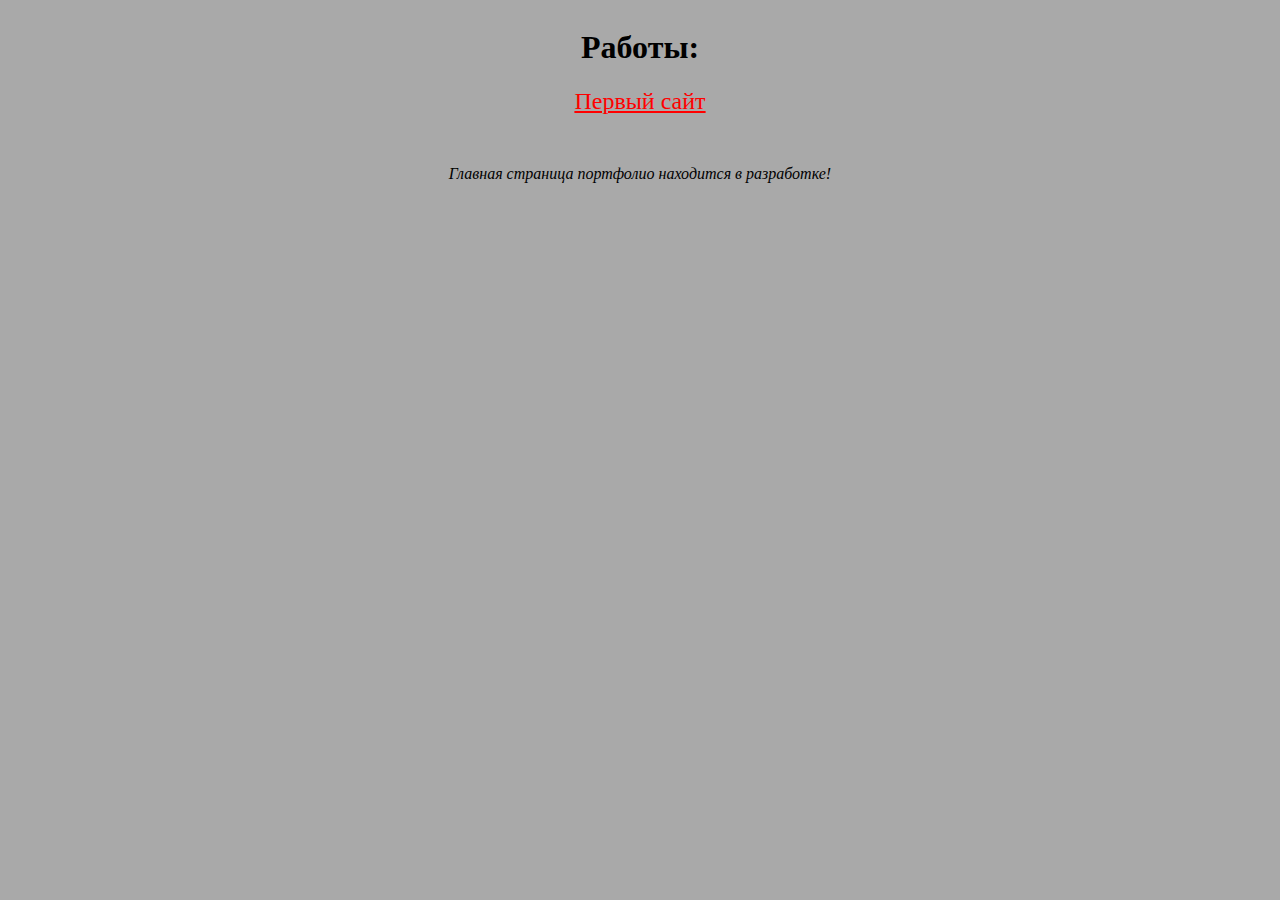
<file: index.html>
<!doctype html>
<html lang="ru">
	<head>
		<meta charset="UTF-8">
		<meta name="viewport"
			  content="width=device-width, user-scalable=no, initial-scale=1.0, maximum-scale=1.0, minimum-scale=1.0">
		<meta http-equiv="X-UA-Compatible" content="ie=edge">
		<title>Portfolio</title>
		<style>
			body{
				background-color: darkgrey;
			}
			main{
				display: flex;
				justify-content: center;
				flex-direction: column;
				text-align: center;
			}
			a{
				font-size: 24px;
				text-align: center;
				color: red;
			}
			span{
				margin: 50px;
				font-style: italic;
			}
		</style>
	</head>
	<body>
		<main>
			<h1>Работы:</h1>
			<a href="WebSite_1/index.html">Первый сайт</a>
			<span>Главная страница портфолио находится в разработке!</span>
		</main>
	</body>
</html>
</file>
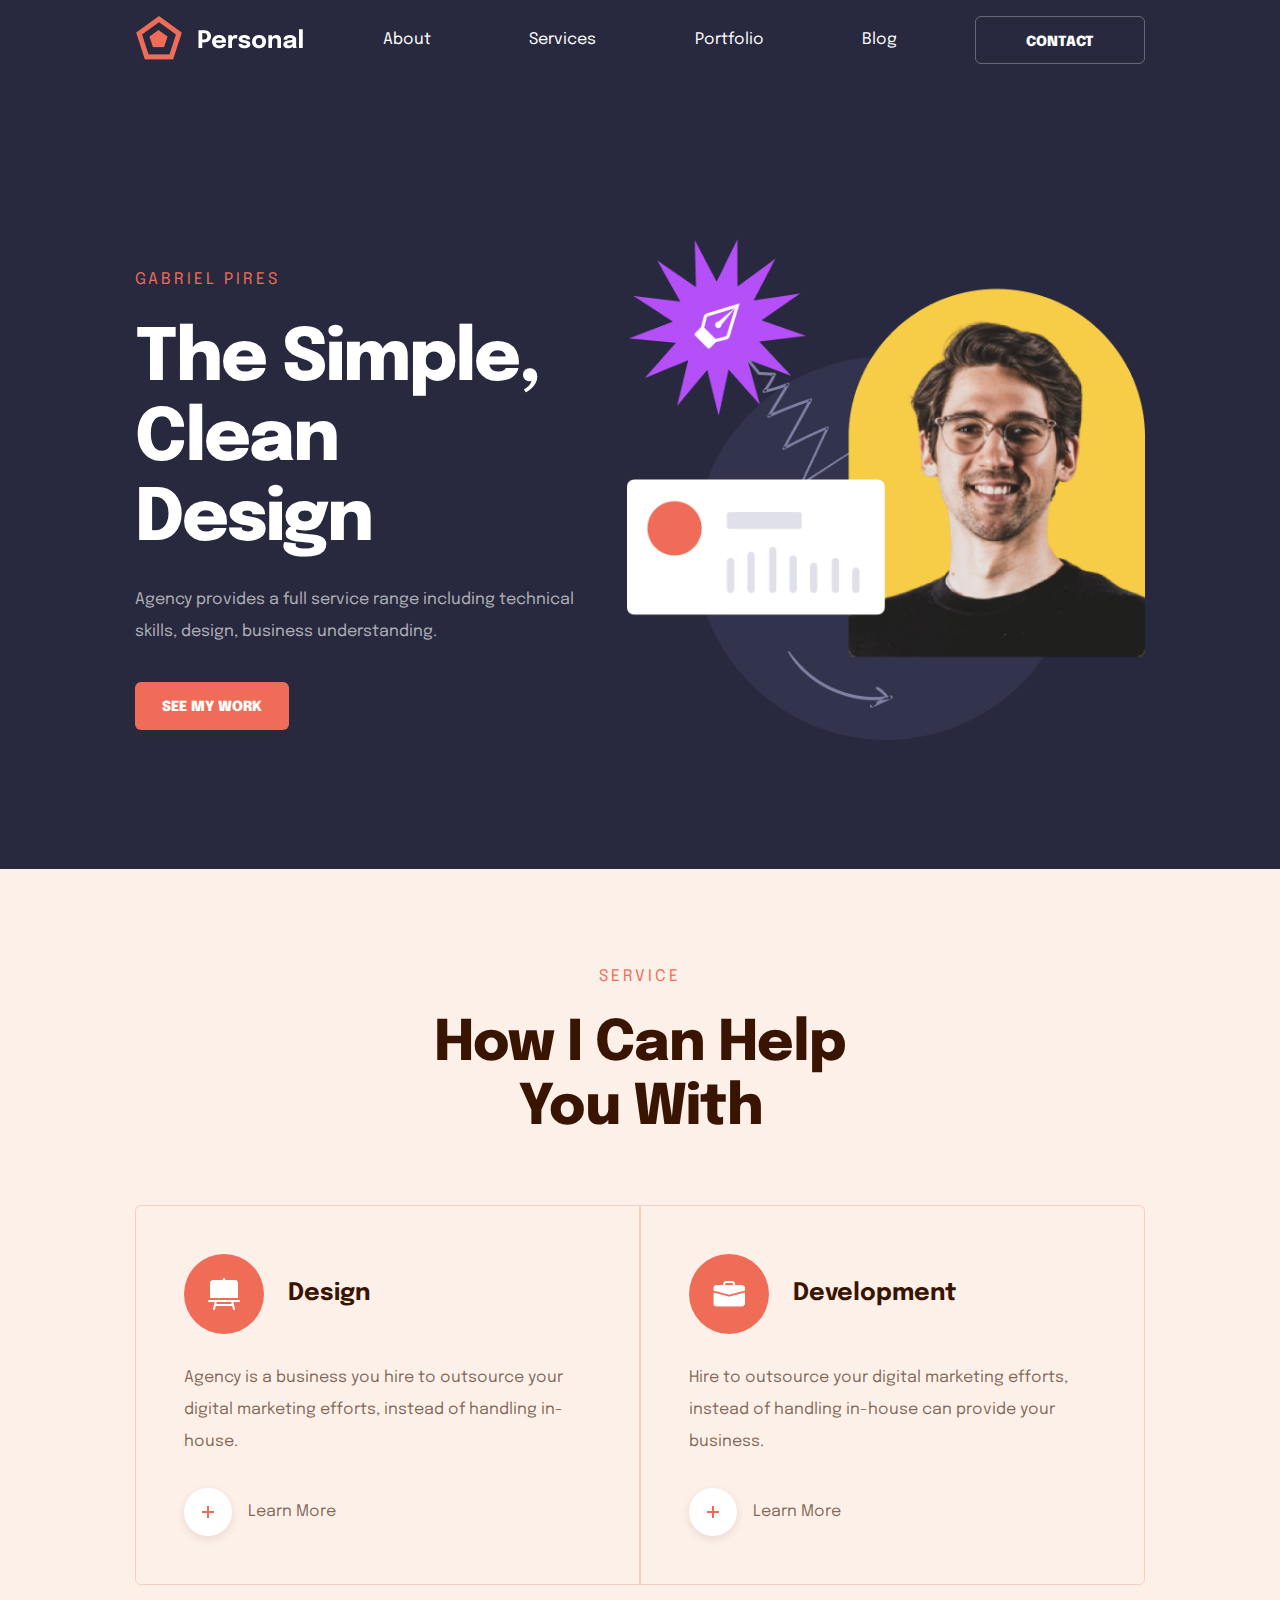
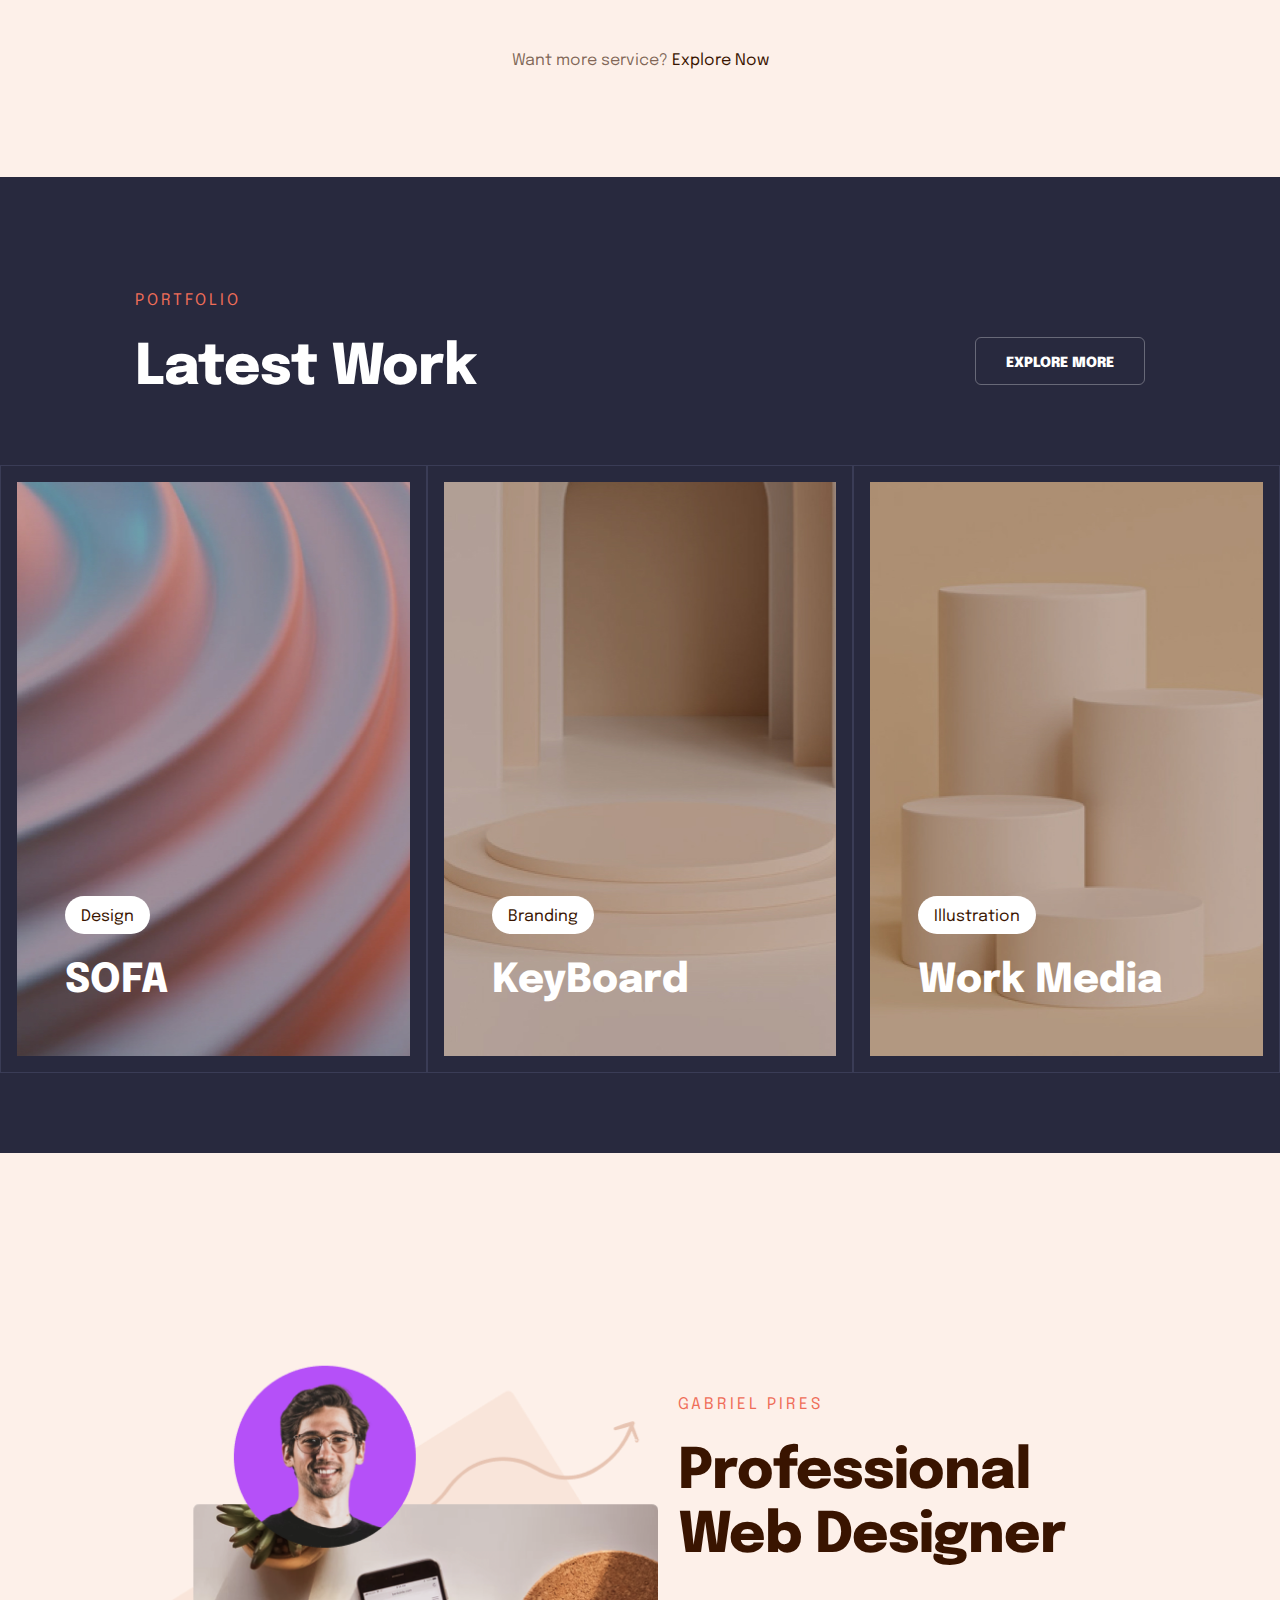
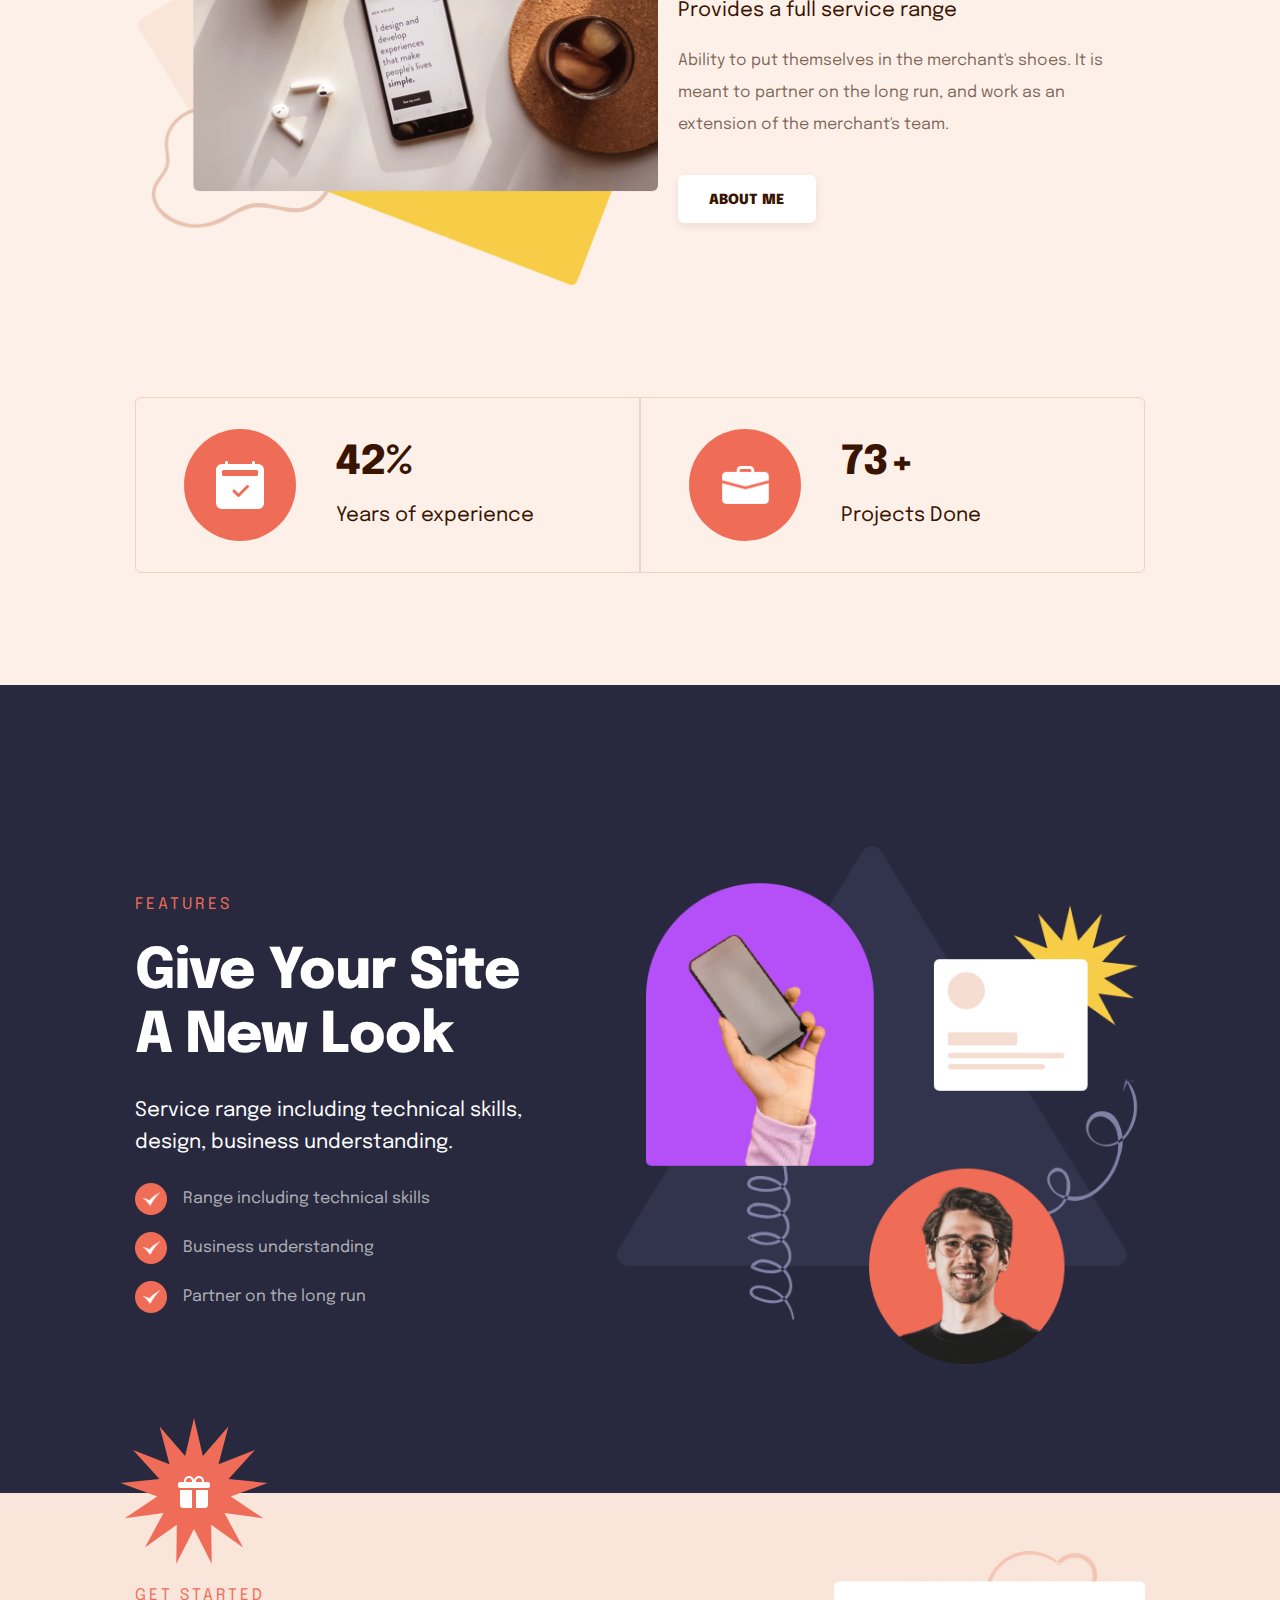
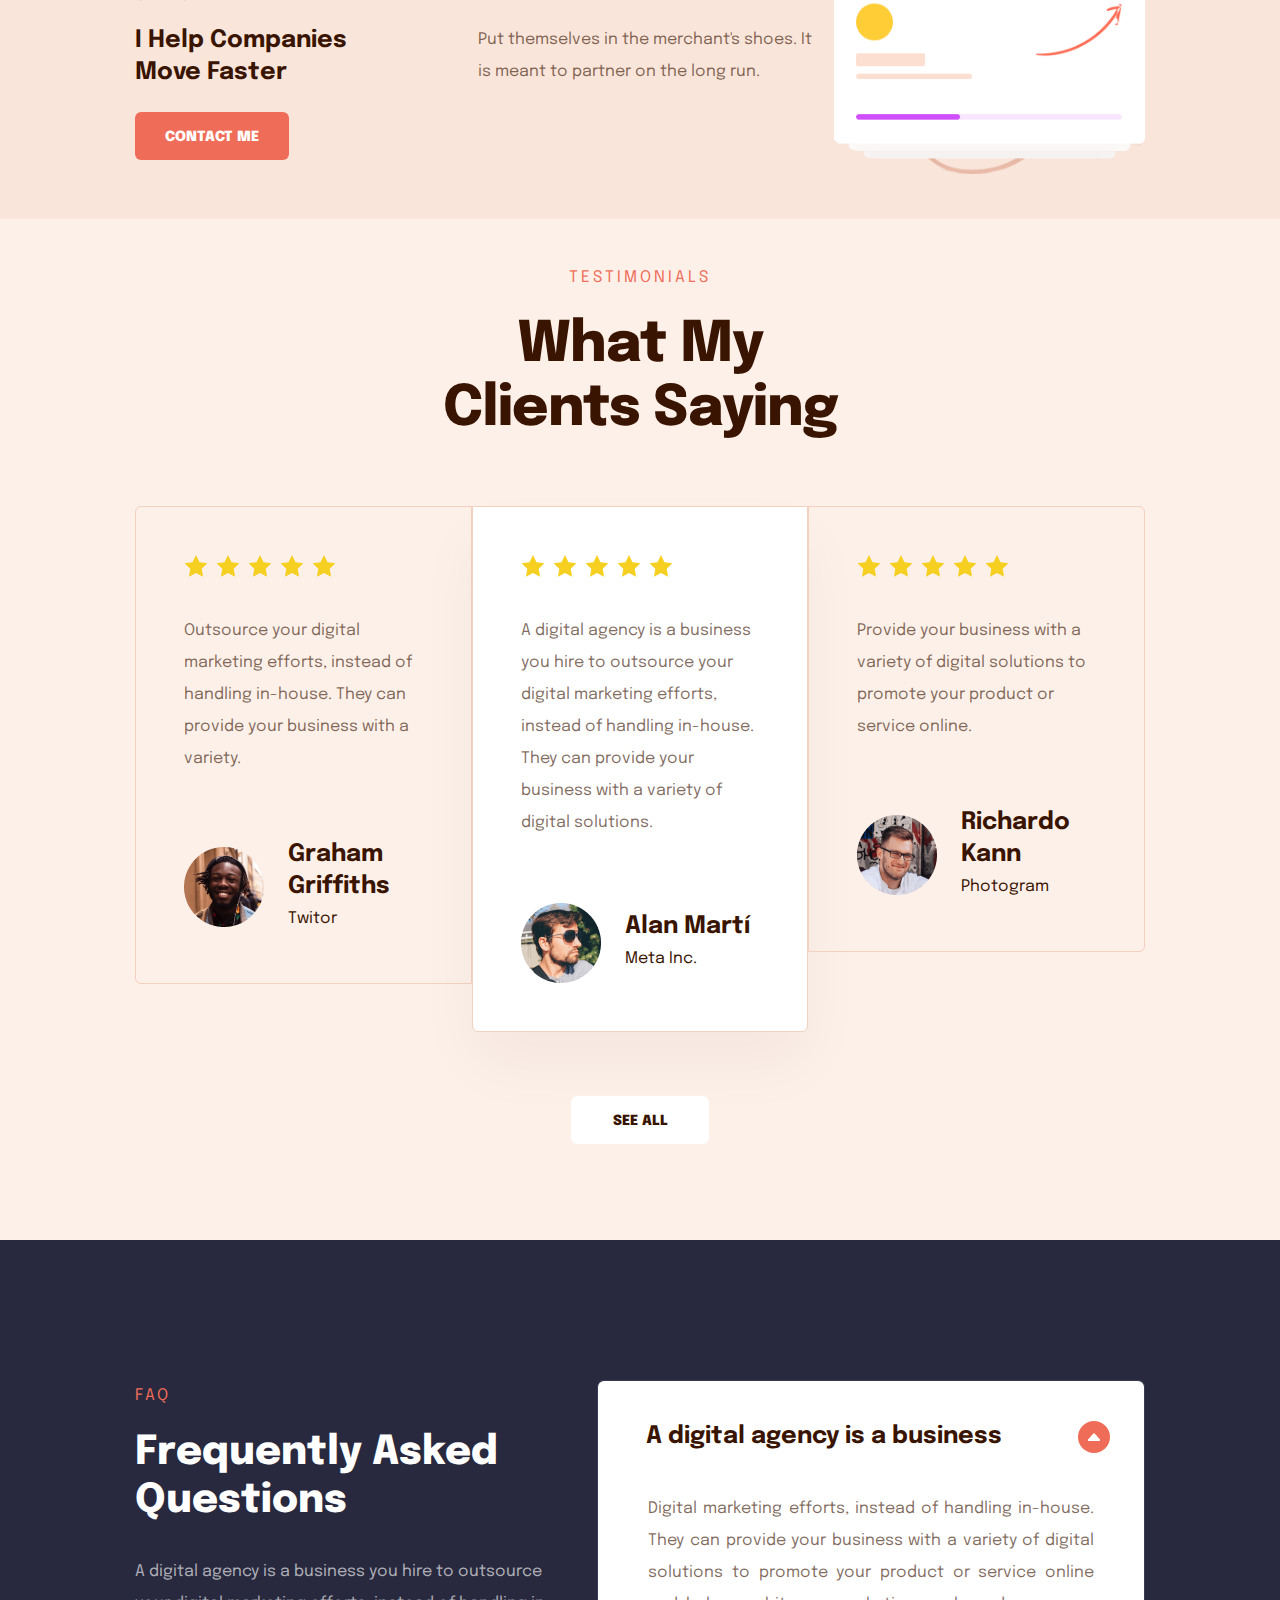
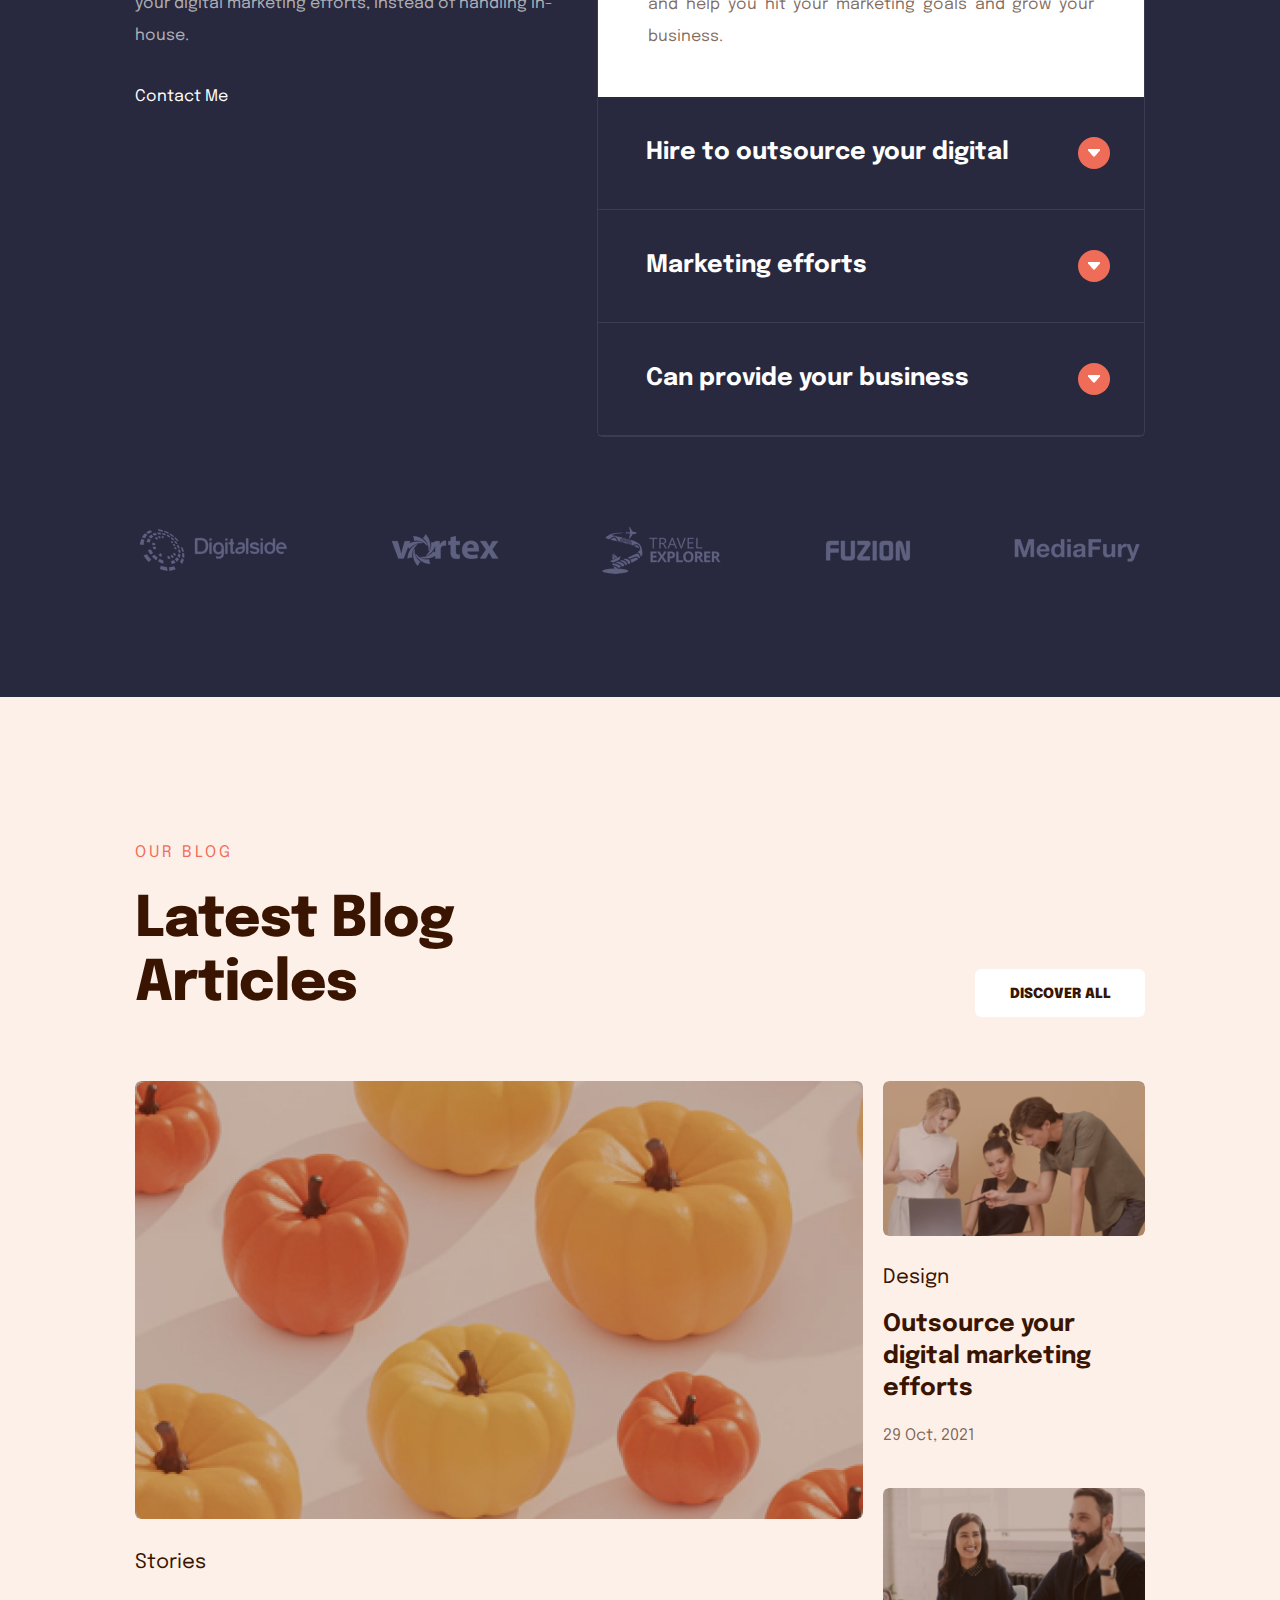
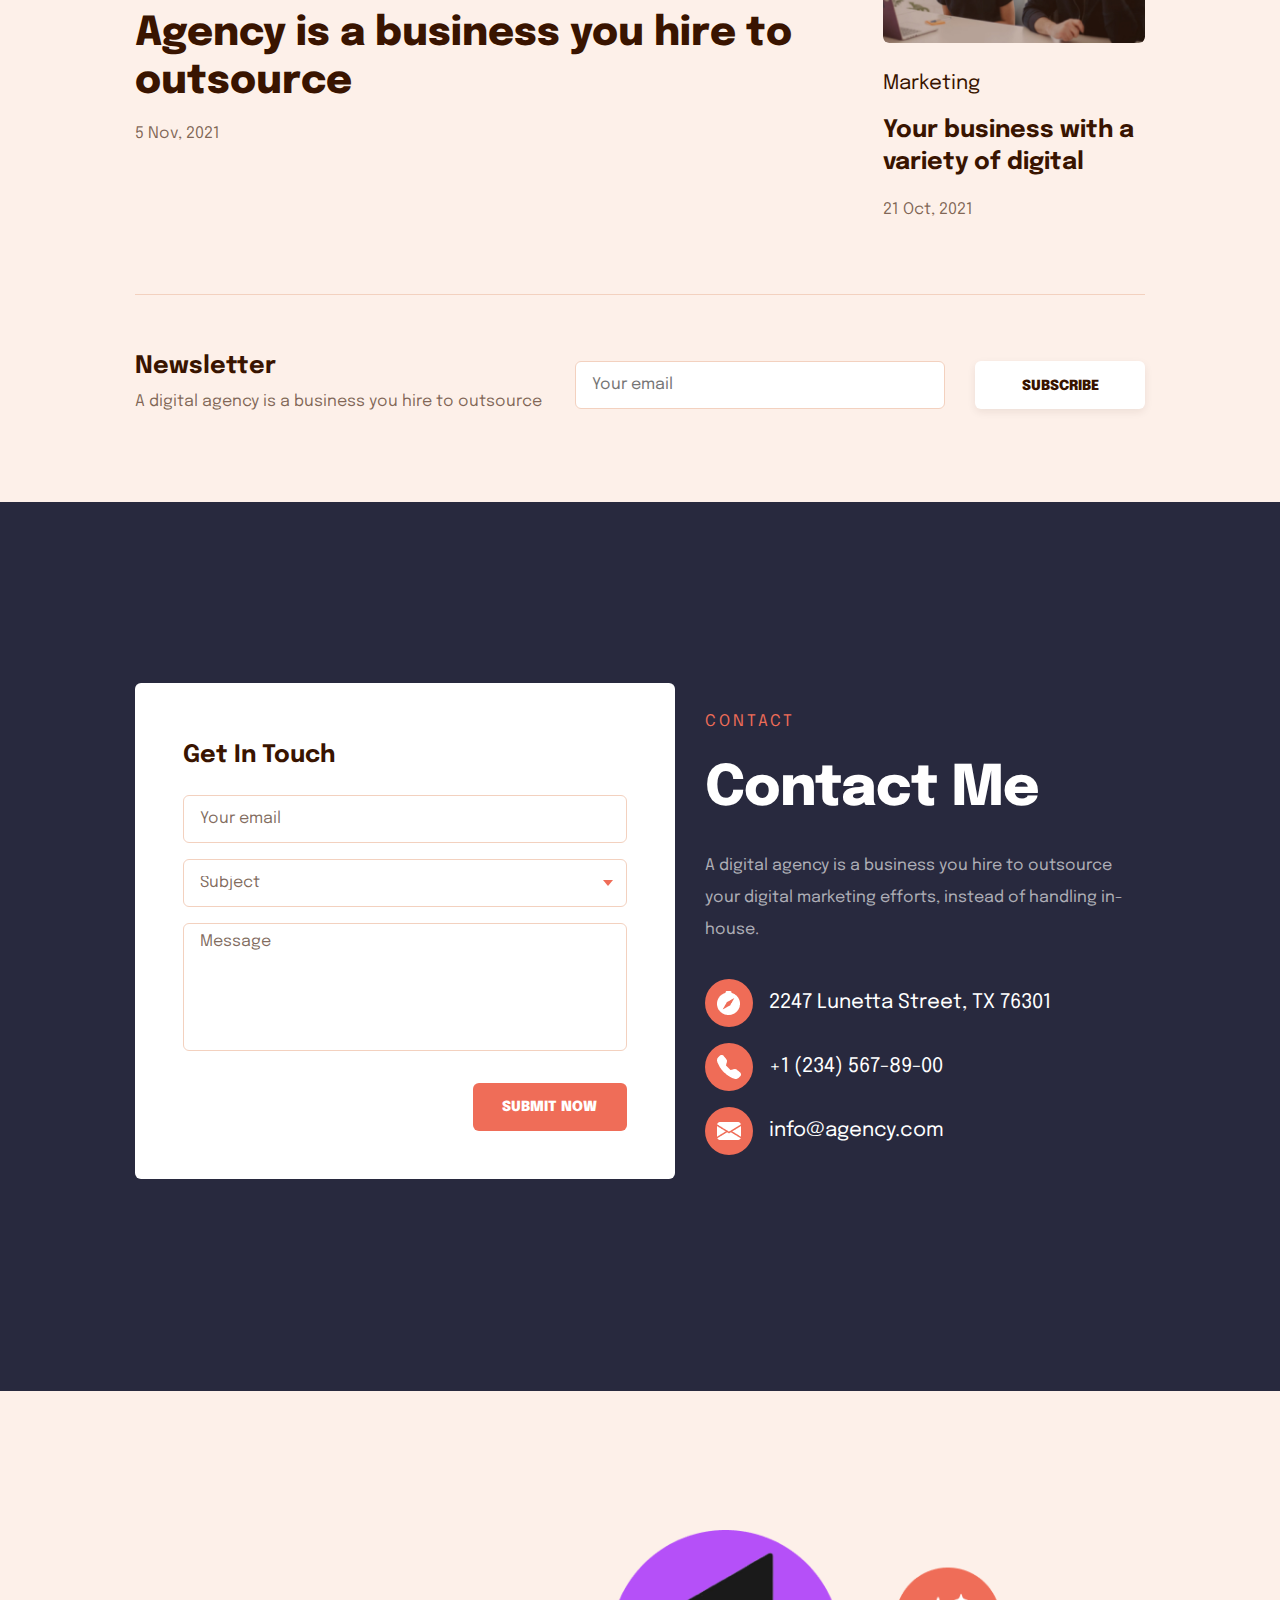
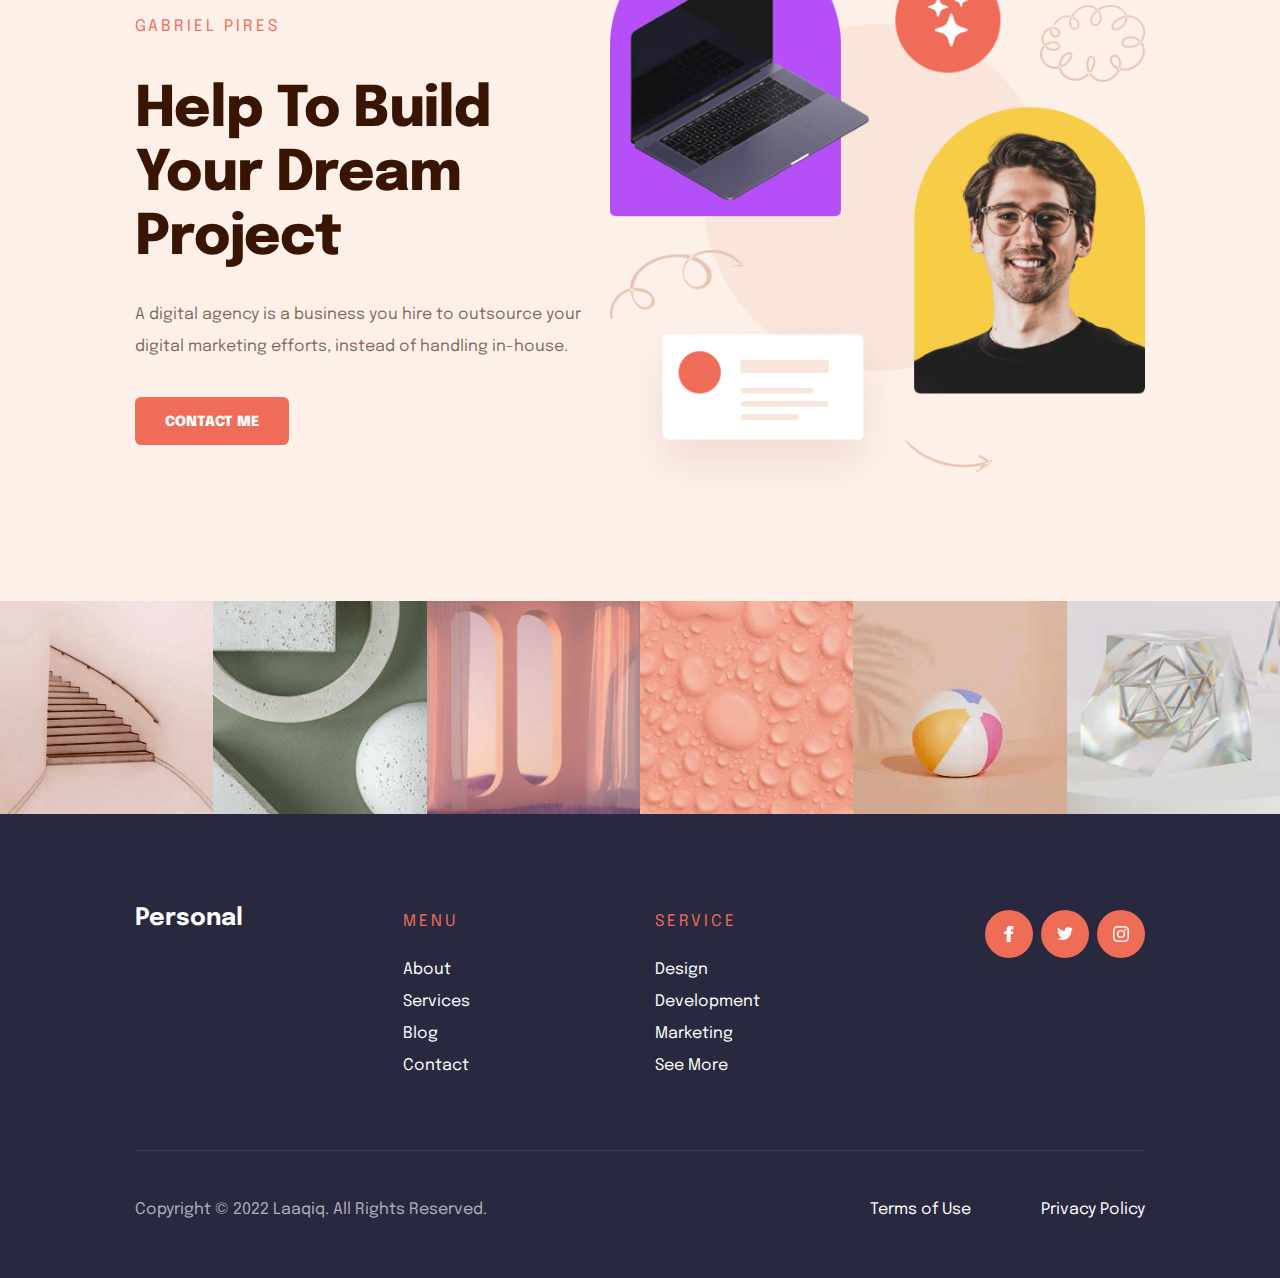
<file: WebSite_1/index.html>
<!DOCTYPE html>
<html lang="en">
	<head>
		<meta http-equiv="content-type" content="text/html; charset=utf-8"> <!-- Тип и кодировка страницы -->
		<!-- <meta http-equiv="refresh" content="5; URL=home.html">  Через 5 секунд загрузить URL -->
		<meta name="viewport" content="width=device-width, height=device-height, target-densitydpi=device-dpi, initial-scale=1"> <!-- Для мобильной адаптации -->
		<!-- <meta name="viewport" content="width=device-width, initial-scale=1"> -->
		<title>AGENCY - Home</title>
		<link rel="icon" href="favicon.png"> <!-- иконка 32×32 -->
		<link rel="preconnect" href="https://fonts.googleapis.com"> <!-- Шрифт -->
		<link rel="preconnect" href="https://fonts.gstatic.com" crossorigin> <!-- Шрифт -->
		<link href="https://fonts.googleapis.com/css2?family=Epilogue:wght@400;700;800&display=swap" rel="stylesheet"> <!-- Шрифт -->
		<link rel="stylesheet" href="style/style.css" type="text/css"> <!-- Стили общие -->
		<link rel="stylesheet" href="style/style-page-home.css" type="text/css"> <!-- Стили для странички -->
	</head>
	<body>
		<!-- ШАПКА -->
		<header class="header">
			<div class="body__container">
				<div>
					<div class="header__menu">
						<a class="header__logo" href="#" title="AGENCY - Home">
							<img src="image/logo.png" alt="Logo" title="Logo AGENCY">
						</a>
						<details class="header__menu-box">
							<summary class="header__menu-icon"></summary>
							<nav class="header__menu-list">
								<a href="index.html" title="AGENCY - Home">Home</a>
								<a href="page/aboutme.html" title="Go to the about me page">About</a>
								<a href="page/services.html" title="Go to the services page">Services</a>
								<a href="page/portfolio.html" title="Go to the portfolio page">Portfolio</a>
								<a href="page/blog.html" title="Go to the blog page">Blog</a>
								<a href="page/contact.html" title="Go to the contact page">Contact</a>
							</nav>
						</details>
					</div>
					<nav class="header__nav">
						<a class="header__logo" href="#" title="AGENCY - Home">
							<img src="image/logo.png" alt="Logo" title="Logo AGENCY">
						</a>
						<ul class="header__list">
							<li>
								<a class="header__list-link text_anim3" href="page/aboutme.html" title="Go to the about me page">About</a>
							</li>
							<li>
								<a class="header__list-link text_anim3" href="page/services.html" title="Go to the services page">Services</a>
							</li>
							<li>
								<a class="header__list-link text_anim3" href="page/portfolio.html" title="Go to the portfolio page">Portfolio</a>
							</li>
							<li>
								<a class="header__list-link text_anim3" href="page/blog.html" title="Go to the blog page">Blog</a>
							</li>
						</ul>
						<a class="header__btn-link btn_big btn_anim1" href="page/contact.html" title="Go to the contact page">Contact</a>
					</nav>
				</div>
			</div>
		</header>
		<!-- КОНТЕНТ -->
		<main>
			<section class="ph-title"> <!-- БЛОК 0 -->
				<div class="body__container">
					<div class="ph-title__all">
						<div class="ph-title__info">
							<h5>GABRIEL PIRES</h5>
							<h1 class="ph-title__title">The Simple, Clean Design</h1>
							<p class="ph-title__text">Agency provides a full service range including technical skills,
								design, business understanding.</p>
							<a class="ph-title__btn-link btn_big btn_anim2" href="page/portfolio.html" title="Go to the portfolio page">SEE MY WORK</a>
						</div>
						<div class="ph-title__img-box">
							<img class="ph-title__img" src="image/pic1.png" alt="Photo of the author" title="Photo of Gabriel Pires">
						</div>
					</div>
				</div>
			</section>
			<section class="ph-services"> <!-- БЛОК 1 = SERVICE -->
				<div class="body__container">
					<h5>SERVICE</h5>
					<h2 class="ph-services__title">How I Can Help<br> You With</h2>
					<div class="ph-services__marketing">
						<div class="ph-services__info">
							<div class="ph-services__subtitle">
								<div class="ph-services__icon">
									<span class="ph-services__icon-img-1"></span>
								</div>
								<h4>Design</h4>
							</div>
							<p>Agency is a business you hire to outsource your digital marketing efforts, instead of handling in-house.</p>
							<div class="ph-services__item">
								<a class="ph-services__btn" href="page/services.html#design" title="Open more info">
									<svg width="12" height="12" viewBox="0 0 12 12" fill="none" xmlns="http://www.w3.org/2000/svg">
										<path fill-rule="evenodd" clip-rule="evenodd" d="M7 0H5V5H0V7H5V12H7V7H12V5H7V0Z" fill="#EF6C57"/>
									</svg>
								</a>
								<span>Learn More</span>
							</div>
						</div>
						<div class="ph-services__info ph-services__info_border">
							<div class="ph-services__subtitle">
								<div class="ph-services__icon">
									<span class="ph-services__icon-img-2"></span>
								</div>
								<h4>Development</h4>
							</div>
							<p>Hire to outsource your digital marketing efforts, instead of handling in-house can provide your business.</p>
							<div class="ph-services__item">
								<a class="ph-services__btn" href="page/services.html#development" title="Open more info">
									<svg width="12" height="12" viewBox="0 0 12 12" fill="none" xmlns="http://www.w3.org/2000/svg">
										<path fill-rule="evenodd" clip-rule="evenodd" d="M7 0H5V5H0V7H5V12H7V7H12V5H7V0Z" fill="#EF6C57"/>
									</svg>
								</a>
								<span>Learn More</span>
							</div>
						</div>
					</div>
					<p>Want more service? <a class="ph-services__link text_anim1" href="page/services.html" title="Go to the services page">Explore Now</a></p>
				</div>
			</section>
			<section class="ph-portfolio"> <!-- БЛОК 2 = PORTFOLIO -->
				<div class="body__container">
					<h5>PORTFOLIO</h5>
					<div class="ph-portfolio__header">
						<h2 class="ph-portfolio__title">Latest Work</h2>
						<a class="ph-portfolio__btn-link btn_big btn_anim1" href="page/portfolio.html" title="Go to the portfolio page">Explore more</a>
					</div>
				</div>
				<div class="body__container ph-portfolio_container">
					<ul class="ph-portfolio__list">
						<li class="ph-portfolio__list-point">
							<a class="ph-portfolio__list-fon ph-portfolio__list-fon_img-one list_anim1" href="page/portfolio.html" title="Go to the project description page &laquo;SOFA&raquo;">
								<div class="ph-portfolio__box">
									<span class="ph-portfolio__list-subtitle">Design</span>
									<h3 class="ph-portfolio__title">SOFA</h3>
								</div>
							</a>
						</li>
						<li class="ph-portfolio__list-point">
							<a class="ph-portfolio__list-fon ph-portfolio__list-fon_img-two list_anim1" href="page/portfolio.html" title="Go to the project description page &laquo;KeyBoard&raquo;">
								<div class="ph-portfolio__box">
									<span class="ph-portfolio__list-subtitle">Branding</span>
									<h3 class="ph-portfolio__title">KeyBoard</h3>
								</div>
							</a>
						</li>
						<li class="ph-portfolio__list-point ph-portfolio__list-point_adapt">
							<a class="ph-portfolio__list-fon ph-portfolio__list-fon_img-three list_anim1" href="page/portfolio.html" title="Go to the project description page &laquo;Work Media&raquo;">
								<div class="ph-portfolio__box">
									<span class="ph-portfolio__list-subtitle">Illustration</span>
									<h3 class="ph-portfolio__title">Work Media</h3>
								</div>
							</a>
						</li>
					</ul>
				</div>
			</section>
			<section class="ph-aboutme"> <!-- БЛОК 3 = ABOUT ME -->
				<div class="body__container">
					<div class="ph-aboutme__all">
						<div class="ph-aboutme__img-box">
							<img class="ph-aboutme__img" src="image/pic2.png" alt="Photo of the author" title="Photo of Gabriel Pires">
						</div>
						<div class="ph-aboutme__info">
							<h5>GABRIEL PIRES</h5>
							<h2 class="ph-aboutme__title">Professional Web Designer</h2>
							<p class="ph-aboutme__big-text">Provides a full service range</p>
							<p class="ph-aboutme__text">Ability to put themselves in the merchant's shoes. It is meant to partner on the long run, and work as an extension of the merchant's team.</p>
							<a class="ph-aboutme__btn-link btn_big btn_anim3" href="page/aboutme.html" title="Go to the about me page">About me</a>
						</div>
					</div>
					<div class="ph-aboutme__box">
						<div class="ph-aboutme__box-part">
							<div class="ph-aboutme__icon">
								<span class="ph-aboutme__icon-img-1"></span>
							</div>
							<div>
								<h3>42&percnt;</h3>
								<p class="ph-aboutme__indicator">Years of experience</p>
							</div>
						</div>
						<div class="ph-aboutme__box-part ph-aboutme__box-part_border">
							<div class="ph-aboutme__icon">
								<span class="ph-aboutme__icon-img-2"></span>
							</div>
							<div>
								<h3>73+</h3>
								<p class="ph-aboutme__indicator">Projects Done</p>
							</div>
						</div>
					</div>
				</div>
			</section>
			<section class="ph-features"> <!-- БЛОК 4 = FEATURES -->
				<div class="body__container ph-features_position">
					<div class="ph-features__all">
						<div class="ph-features__info">
							<h5>FEATURES</h5>
							<h2 class="ph-features__title">Give Your Site<br> A New Look</h2>
							<p class="ph-features__text">Service range including technical skills, design, business understanding.</p>
							<ul class="ph-features__list text_anim2">
								<li class="ph-features__list-point">
									<span class="ph-features__icon">
										<span class="ph-features__icon-img"></span>
									</span>
									<span>Range including technical skills</span>
								</li>
								<li class="ph-features__list-point">
									<span class="ph-features__icon">
										<span class="ph-features__icon-img"></span>
									</span>
									<span>Business understanding</span>
								</li>
								<li class="ph-features__list-point">
									<span class="ph-features__icon">
										<span class="ph-features__icon-img"></span>
									</span>
									<span>Partner on the long run</span>
								</li>
							</ul>
						</div>
						<div class="ph-features__img-box">
							<img class="ph-features__img" src="image/pic3.png" alt="Photo of the author" title="Photo of Gabriel Pires">
						</div>
					</div>
					<div class="ph-features__start">
						<img src="image/icon/icon6.svg" alt="Icon icon with a gift" title="Start development">
					</div>
				</div>
			</section>
			<section class="ph-start"> <!-- БЛОК 5 = GET STARTED-->
				<div class="body__container">
					<div class="ph-start__all">
						<div class="ph-start__info">
							<h5>GET STARTED</h5>
							<h4 class="ph-start__title">I Help Companies<br> Move Faster</h4>
							<a class="ph-start__btn-link btn_big btn_anim4" href="page/contact.html" title="Go to the contact page">Contact me</a>
						</div>
						<p class="ph-start__text">Put themselves in the merchant's shoes. It is meant to partner on the long run.</p>
						<div class="ph-start__img-box">
							<img class="ph-start__img" src="image/pic4.png" alt="Progress image" title="An example of your development">
						</div>
					</div>
				</div>
			</section>
			<section class="ph-feedback"> <!-- БЛОК 6 = TESTIMONIALS -->
				<div class="body__container">
					<h5>Testimonials</h5>
					<h2 class="ph-feedback__title">What My<br> Clients Saying</h2>
					<ul class="ph-feedback__list">
						<li class="ph-feedback__list-point">
							<div class="ph-feedback__stars-box">
								<span></span><span></span><span></span><span></span><span></span>
							</div>
							<p class="ph-feedback__text">Outsource your digital marketing efforts, instead of handling in-house. They can provide your business with a variety.</p>
							<div class="ph-feedback__user">
								<img class="ph-feedback__user-img" src="image/photo1.png" alt="User's photo" title="User">
								<div class="ph-feedback__user-name">
									<h4>Graham Griffiths</h4>
									<span>Twitor</span>
								</div>
							</div>
						</li>
						<li class="ph-feedback__list-point ph-feedback__list-point_border-two">
							<div class="ph-feedback__stars-box">
								<span></span><span></span><span></span><span></span><span></span>
							</div>
							<p class="ph-feedback__text">A digital agency is a business you hire to outsource your digital marketing efforts, instead of handling in-house. They can provide your business with a variety of digital solutions.</p>
							<div class="ph-feedback__user">
								<img class="ph-feedback__user-img" src="image/photo2.png" alt="User's photo" title="User">
								<div class="ph-feedback__user-name">
									<h4>Alan Martí</h4>
									<span>Meta Inc.</span>
								</div>
							</div>
						</li>
						<li class="ph-feedback__list-point ph-feedback__list-point_border-three">
							<div class="ph-feedback__stars-box">
								<span></span><span></span><span></span><span></span><span></span>
							</div>
							<p class="ph-feedback__text">Provide your business with a variety of digital solutions to promote your product or service online.</p>
							<div class="ph-feedback__user">
								<img class="ph-feedback__user-img" src="image/photo3.png" alt="User's photo" title="User">
								<div class="ph-feedback__user-name">
									<h4>Richardo Kann</h4>
									<span>Photogram</span>
								</div>
							</div>
						</li>
					</ul>
					<a class="ph-feedback__btn-link btn_big btn_anim3" href="error-404.html" title="Open all feedback messages">See all</a>
				</div>
			</section>
			<section class="ph-faq"> <!-- БЛОК 7 = FAQ -->
				<div class="body__container">
					<div class="ph-faq__all">
						<div class="ph-faq__info">
							<h5>Faq</h5>
							<h3 class="ph-faq__title">Frequently Asked Questions</h3>
							<p class="ph-faq__text">A digital agency is a business you hire to outsource your digital marketing efforts, instead of handling in-house.</p>
							<a class="ph-faq__link text_anim3" href="page/contact.html" title="Go to the contact page">Contact Me</a>
						</div>
						<div class="ph-faq__container">
							<div class="ph-faq__box">
								<details class="ph-faq__block" open>
									<summary class="ph-faq__block-title ph-faq__block_border-top">
										<span>A digital agency is a business</span>
										<span class="ph-faq__icon">
											<span class="ph-faq__icon-img"></span>
										</span>
									</summary>
									<div class="ph-faq__block-text">
										Digital marketing efforts, instead of handling in-house. They can provide your business with a variety of digital solutions to promote your product or service online and help you hit your marketing goals and grow your business.
									</div>
								</details>
								<details class="ph-faq__block">
									<summary class="ph-faq__block-title">
										<span>Hire to outsource your digital</span>
										<span class="ph-faq__icon">
											<span class="ph-faq__icon-img"></span>
										</span>
									</summary>
									<div class="ph-faq__block-text">
										Outsource your digital marketing efforts, instead of handling in-house. They can provide your business with a variety of digital solutions to promote your product or service online and help you.
									</div>
								</details>
								<details class="ph-faq__block">
									<summary class="ph-faq__block-title">
										<span>Marketing efforts</span>
										<span class="ph-faq__icon">
											<span class="ph-faq__icon-img"></span>
										</span>
									</summary>
									<div class="ph-faq__block-text">
										Ability to put themselves in the merchant's shoes. It is meant to partner on the long run, and work as an extension of the merchant's team.
									</div>
								</details>
								<details class="ph-faq__block">
									<summary class="ph-faq__block-title">
										<span>Can provide your business</span>
										<span class="ph-faq__icon">
											<span class="ph-faq__icon-img"></span>
										</span>
									</summary>
									<div class="ph-faq__block-text ph-faq__block_border-bottom">
										Business you hire to outsource your digital marketing efforts, instead of handling in-house. They can provide your business with a variety of digital solutions to promote your product or service online and help you.
									</div>
								</details>
							</div>
						</div>
					</div>
					<div class="ph-faq__logo">
						<div class="ph-faq__logo-img">
							<img src="image/logo1.png" alt="Logo Digitalside" title="Digitalside">
						</div>
						<div class="ph-faq__logo-img">
							<img src="image/logo2.png" alt="Logo Vortex" title="Vortex">
						</div>
						<div class="ph-faq__logo-img">
							<img src="image/logo3.png" alt="Logo Travel Explorer" title="Travel Explorer">
						</div>
						<div class="ph-faq__logo-img">
							<img src="image/logo4.png" alt="Logo Fuzion" title="Fuzion">
						</div>
						<div class="ph-faq__logo-img">
							<img src="image/logo5.png" alt="Logo MediaFury" title="MediaFury">
						</div>
					</div>
				</div>
			</section>
			<section class="ph-blog"> <!-- БЛОК 8 = OUR BLOG -->
				<div class="body__container">
					<h5>Our Blog</h5>
					<div class="ph-blog__info">
						<h2 class="ph-blog__title">Latest Blog <br>Articles</h2>
						<a class="ph-blog__btn-link btn_big btn_anim3" href="page/blog.html" title="Go to the blog page">Discover all</a>
					</div>
					<div class="ph-blog__posts">
						<a class="ph-blog__post-link-b" href="page/blog.html" title="Read the post">
							<article class="ph-blog__post-big list_anim3">
								<img class="ph-blog__img" src="image/blog/blog1.jpg" alt="Photo of pumpkins" title="Photo of the post about stories">
								<p class="ph-blog__big-text">Stories</p>
									<h3 class="ph-blog__post-title">Agency is a business you hire to outsource</h3>
								<span><time datetime="2021-11-05">5 Nov, 2021</time></span>
							</article>
						</a>
						<div class="ph-blog__post-other">
							<a class="ph-blog__post-link-s" href="page/blog.html" title="Read the post">
								<article class="ph-blog__post-small list_anim3">
									<img class="ph-blog__img" src="image/blog/blog2.jpg" alt="Team photo" title="Photo of the post about design">
									<p class="ph-blog__big-text">Design</p>
									<h4 class="ph-blog__post-subtitle">Outsource your digital marketing efforts</h4>
									<span><time datetime="2021-10-29">29 Oct, 2021</time></span>
								</article>
							</a>
							<a class="ph-blog__post-link-s" href="page/blog.html" title="Read the post">
								<article class="ph-blog__post-small list_anim3">
									<img class="ph-blog__img" src="image/blog/blog3.jpg" alt="Photo of business negotiations" title="Photo of the post about marketing">
									<p class="ph-blog__big-text">Marketing</p>
									<h4 class="ph-blog__post-subtitle">Your business with a variety of digital</h4>
									<span><time datetime="2021-10-21">21 Oct, 2021</time></span>
								</article>
							</a>
						</div>
					</div>
				</div>
			</section>
			<section class="ph-subscribe"> <!-- БЛОК 9 = SUBSCRIBE -->
				<div class="body__container">
					<div class="ph-subscribe__line"></div>
					<div class="ph-subscribe__all">
						<div>
							<h4 class="ph-subscribe__title">Newsletter</h4>
							<p>A digital agency is a business you hire to outsource</p>
						</div>
						<div class="ph-subscribe__form-box">
							<form class="ph-subscribe__form" name="subscribeForm" method="post" onsubmit="return validate_subscribeForm()">
								<!-- Файл работы с формой указать в атрибут action -->
								<label for="subscribe-email">Your email</label>
								<input class="ph-subscribe__form-email" id="subscribe-email" type="text" name="email" placeholder="Your email">
								<button class="ph-subscribe__form-btn btn_big" type="submit"> <!-- В JS стоит отмена отправки формы -->
									<span class="ph-subscribe_btn-before">Subscribe</span>
									<span class="ph-subscribe_btn-after">Thank you!</span>
								</button>
							</form>
						</div>
					</div>
				</div>
			</section>
			<section class="ph-contact"> <!-- БЛОК 10 = CONTACT -->
				<div class="body__container">
					<div class="ph-contact__all">
						<div class="ph-contact__feedback">
							<h4 class="ph-contact__feedback-title">Get In Touch</h4>
							<form class="ph-contact__form" name="feedbackForm" action="#" method="post" onsubmit="return validate_feedbackForm()">
								<label for="feedback-email">Your email</label>
								<input class="ph-contact__form-email" id="feedback-email" type="text" name="email" placeholder="Your email">
								<label for="feedback-list">Your email</label>
								<select class="ph-contact__form-list" id="feedback-list" name="subject">
									<option value="" disabled selected>Subject</option>
									<option value="1">Design</option>
									<option value="2">Development</option>
									<option value="3">Marketing</option>
									<option value="4">Other</option>
								</select>
								<label for="feedback-text">Your email</label>
								<textarea class="ph-contact__form-text" id="feedback-text" name="text" placeholder="Message"></textarea>
								<button class="ph-contact__form-btn btn_big" type="submit">
									<span class="ph-contact_btn-before">Submit now</span>
									<span class="ph-contact_btn-after">Done!</span>
								</button>
							</form>
						</div>
						<div class="ph-contact__info">
							<h5>Contact</h5>
							<h2 class="ph-contact__title">Contact Me</h2>
							<p class="ph-contact__text">A digital agency is a business you hire to outsource your digital marketing efforts, instead of handling in-house.</p>
							<ul class="ph-contact__list">
								<li class="ph-contact__list-point">
									<span class="ph-contact__icon">
										<span class="ph-contact__icon-img-1"></span>
									</span>
									<a class="ph-contact__big-text text_anim3" href="https://goo.gl/maps/7Uk7TXqDXG1VvGAaA" title="Postal address">
										<address >2247 Lunetta Street, TX 76301</address>
									</a>
								</li>
								<li class="ph-contact__list-point">
									<span class="ph-contact__icon">
										<span class="ph-contact__icon-img-2"></span>
									</span>
									<a class="ph-contact__big-text text_anim3" href="tel:12345678900" title="Contact phone number">+1 (234) 567-89-00</a>
								</li>
								<li class="ph-contact__list-point">
									<span class="ph-contact__icon">
										<span class="ph-contact__icon-img-3"></span>
									</span>
									<a class="ph-contact__big-text text_anim3" href="mailto:info@agency.com" title="Email for communication">info@agency.com</a>
								</li>
							</ul>
						</div>
					</div>
				</div>
			</section>
			<section class="ph-author"> <!-- БЛОК 11  = Gabriel Pires -->
				<div class="body__container">
					<div class="ph-author__all">
						<div class="ph-author__info">
							<h5>GABRIEL PIRES</h5>
							<h2 class="ph-author__title">Help To Build Your Dream Project</h2>
							<p class="ph-author__text">A digital agency is a business you hire to outsource your digital marketing efforts, instead of handling in-house.</p>
							<a class="ph-author__btn-link btn_big btn_anim4" href="page/contact.html" title="Go to the contact page">Contact me</a>
						</div>
						<div class="ph-author__img-box">
							<img class="ph-author__img" src="image/pic5.png" alt="Photo of the author" title="Photo of Gabriel Pires">
						</div>
					</div>
				</div>
			</section>
			<section class="ph-slider"> <!-- БЛОК 8 = SLIDER -->
				<div class="body__container ph-slider_container">
					<h2>Slider</h2>
					<div class="ph-slider__box">
						<div class="ph-slider__img-box">
							<img src="image/slide1.jpg" alt="Photo of stairs" title="Ladder">
						</div>
						<div class="ph-slider__img-box">
							<img src="image/slide2.jpg" alt="Photo of plaster figures" title="Plaster figures">
						</div>
						<div class="ph-slider__img-box">
							<img src="image/slide3.jpg" alt="Photo of the arched window opening" title="Plaster figures">
						</div>
						<div class="ph-slider__img-box">
							<img src="image/slide4.jpg" alt="Photo of water drops" title="Water drops">
						</div>
						<div class="ph-slider__img-box">
							<img src="image/slide5.jpg" alt="Photo of a ball in the sand" title="Ball on the beach">
						</div>
						<div class="ph-slider__img-box">
							<img src="image/slide6.jpg" alt="Photo of a figure bathed in glass" title="Figure in glass">
						</div>
					</div>
				</div>
			</section>
		</main>
		<!-- ПОДВАЛ -->
		<footer class="footer">
			<div class="body__container">
				<nav class="footer__all">
					<div class="footer__title-box">
						<a class="footer__title text_anim3" href="#" title="AGENCY - Home">Personal</a>
					</div>
					<div class="footer__menu">
						<h5 class="footer__subtitle">Menu</h5>
						<ul class="footer__list">
							<li>
								<a class="text_anim3" href="page/aboutme.html" title="Go to the about me page">About</a>
							</li>
							<li>
								<a class="text_anim3" href="page/services.html" title="Go to the services page">Services</a>
							</li>
							<li>
								<a class="text_anim3" href="page/blog.html" title="Go to the blog page">Blog</a>
							</li>
							<li>
								<a class="text_anim3" href="page/contact.html" title="Go to the contact page">Contact</a>
							</li>
						</ul>
					</div>
					<div class="footer__menu">
						<h5 class="footer__subtitle">Service</h5>
						<ul class="footer__list">
							<li>
								<a class="text_anim3" href="page/services.html#design" title="Design section in Services">Design</a>
							</li>
							<li>
								<a class="text_anim3" href="page/services.html#development" title="Development section in Services">Development</a>
							</li>
							<li>
								<a class="text_anim3" href="page/services.html#marketing" title="Marketing section in Services">Marketing</a>
							</li>
							<li>
								<a class="text_anim3" href="page/services.html" title="Go to the services page">See More</a>
							</li>
						</ul>
					</div>
					<ul class="footer__icon-link">
						<li>
							<a class="btn_anim5" href="https://www.facebook.com/" title="Facebook">
								<span></span> <!-- Для анимации btn_anim5-->
								<span class="footer__icon">
									<i class="footer__icon-img-1"></i>
								</span>
							</a>
						</li>
						<li>
							<a class="btn_anim5" href="https://twitter.com/" title="Twitter">
								<span></span> <!-- Для анимации btn_anim5-->
								<span class="footer__icon">
									<i class="footer__icon-img-2"></i>
								</span>
							</a>
						</li>
						<li>
							<a class="btn_anim5" href="https://www.instagram.com/" title="Instagram">
								<span></span> <!-- Для анимации btn_anim5-->
								<span class="footer__icon">
									<i class="footer__icon-img-3"></i>
								</span>
							</a>
						</li>
					</ul>
				</nav>
				<div class="footer__line"></div>
				<div class="footer__copy">
					<p class="footer__copy-info">Copyright © 2022 Laaqiq. All Rights Reserved.</p>
					<div class="footer__copy-box">
						<a class="footer__copy-link text_anim3" href="error-404.html" title="Read the Terms of Use">Terms of Use</a>
						<a class="footer__copy-link text_anim3" href="error-404.html" title="Read the Privacy Policy">Privacy Policy</a>
					</div>
				</div>
			</div>
		</footer>
		<!-- СКРИПТЫ -->
		<script src="script/for-page-home.js"></script>
	</body>
</html>
</file>
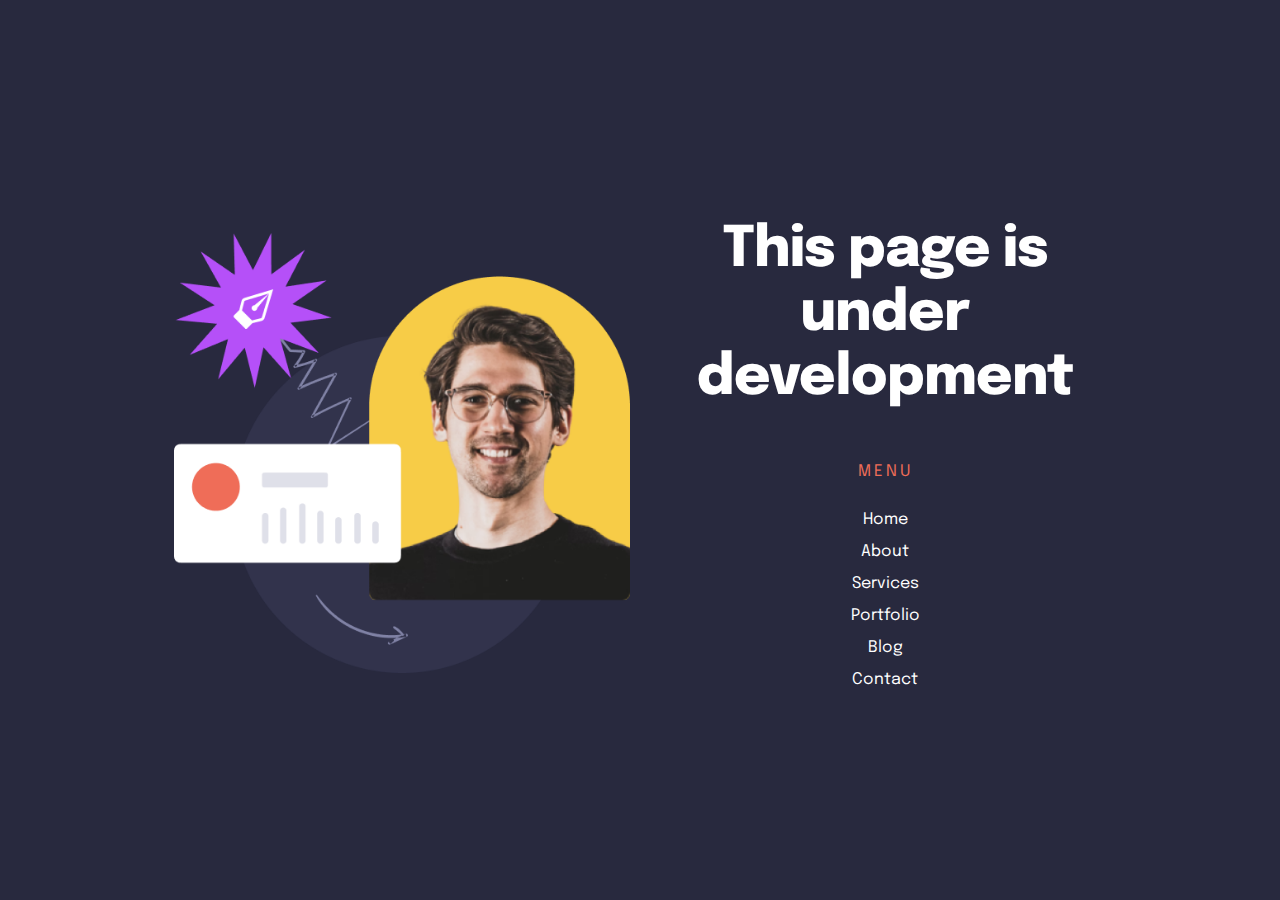
<file: WebSite_1/error-404.html>
<!DOCTYPE html>
<html lang="en">
	<head>
		<meta http-equiv="content-type" content="text/html; charset=utf-8"> <!-- Тип и кодировка страницы -->
																			<!-- <meta http-equiv="refresh" content="5; URL=home.html">  Через 5 секунд загрузить URL -->
		<meta name="viewport" content="width=device-width, height=device-height, target-densitydpi=device-dpi, initial-scale=1"><!-- Для мобильной адаптации -->
																			<!-- <meta name="viewport" content="width=device-width, initial-scale=1"> -->
		<title>AGENCY - Error 404</title>
		<link rel="icon" href="version/favicon.ico"> <!-- иконка 32×32 -->
		<link rel="preconnect" href="https://fonts.googleapis.com"> <!-- Шрифт -->
		<link rel="preconnect" href="https://fonts.gstatic.com" crossorigin> <!-- Шрифт -->
		<link href="https://fonts.googleapis.com/css2?family=Epilogue:wght@400;700;800&display=swap" rel="stylesheet"><!-- Шрифт -->
		<link rel="stylesheet" href="style/style-page-error.css" type="text/css"> <!-- Стили для странички -->
	</head>
	<body>
		<div class="body__container">
			<main class="pe-error"> <!-- БЛОК 0 -->
				<div class="pe-error__img-box">
					<img class="pe-error__img" src="image/pic1.png" alt="Photo of the author"
						 title="Photo of Gabriel Pires">
				</div>
				<div class="pe-error__info">
					<h2 class="pe-error__title">This page is under development</h2>
					<div class="pe-error__menu">
						<h5 class="pe-error__subtitle">Menu</h5>
						<ul class="pe-error__list">
							<li>
								<a class="text_anim3" href="index.html" title="Go to the about me page">Home</a>
							</li>
							<li>
								<a class="text_anim3" href="page/aboutme.html" title="Go to the about me page">About</a>
							</li>
							<li>
								<a class="text_anim3" href="page/services.html" title="Go to the services page">Services</a>
							</li>
							<li>
								<a class="text_anim3" href="page/portfolio.html" title="Go to the blog page">Portfolio</a>
							</li>
							<li>
								<a class="text_anim3" href="page/blog.html" title="Go to the blog page">Blog</a>
							</li>
							<li>
								<a class="text_anim3" href="page/contact.html" title="Go to the contact page">Contact</a>
							</li>
						</ul>
					</div>
				</div>
			</main>
		</div>
	</body>
</html>
</file>
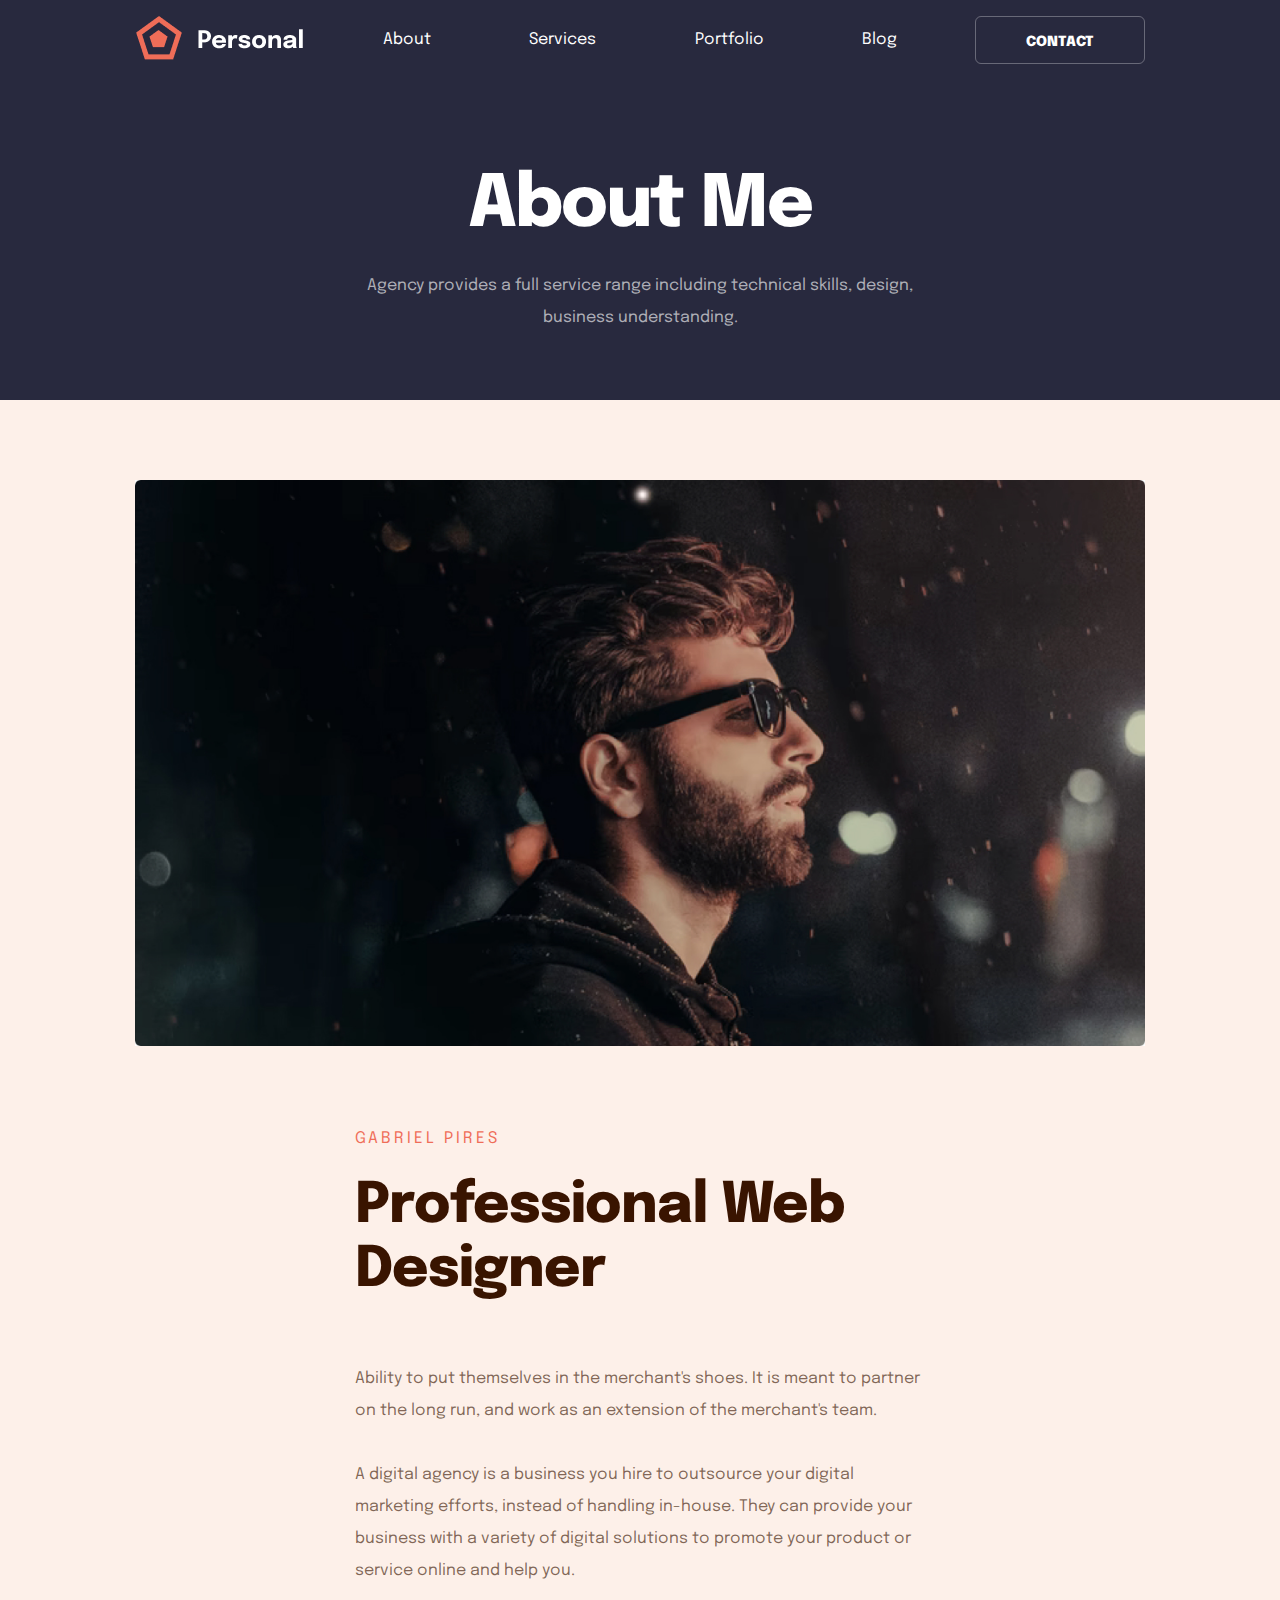
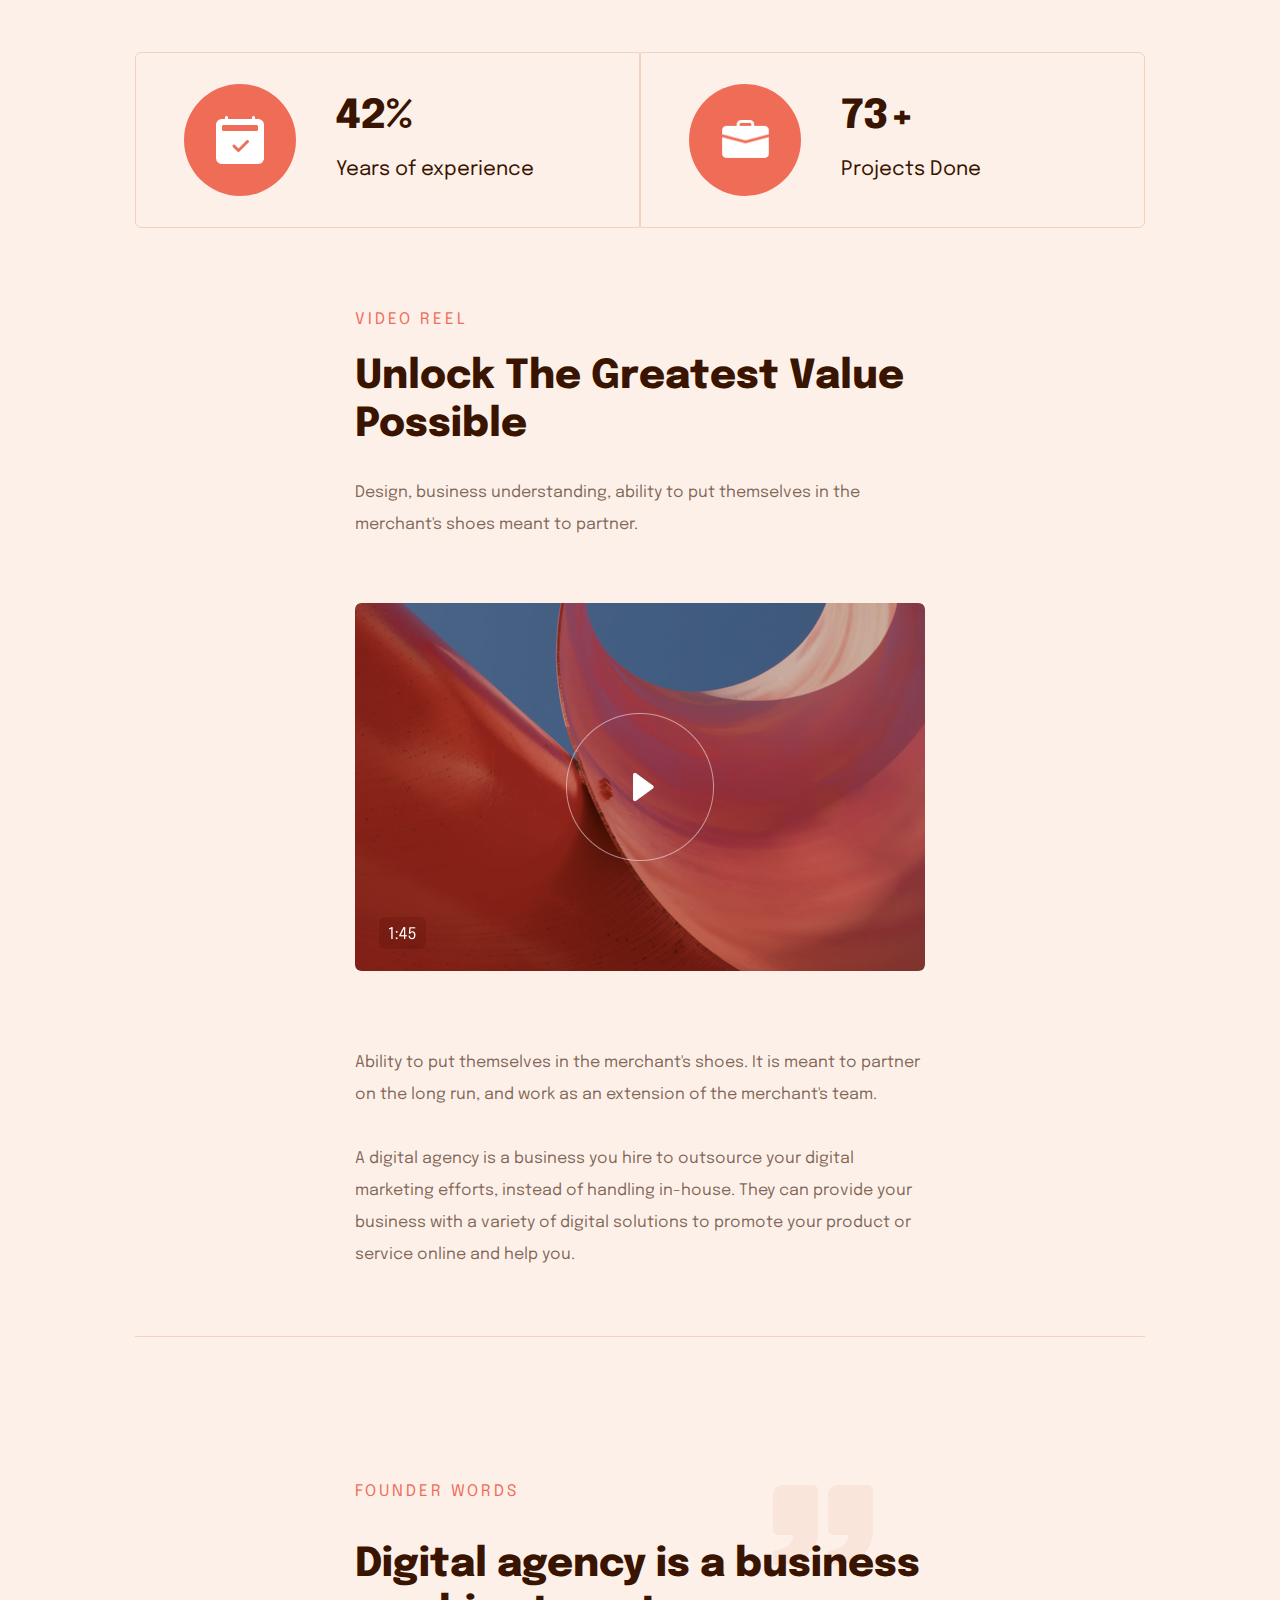
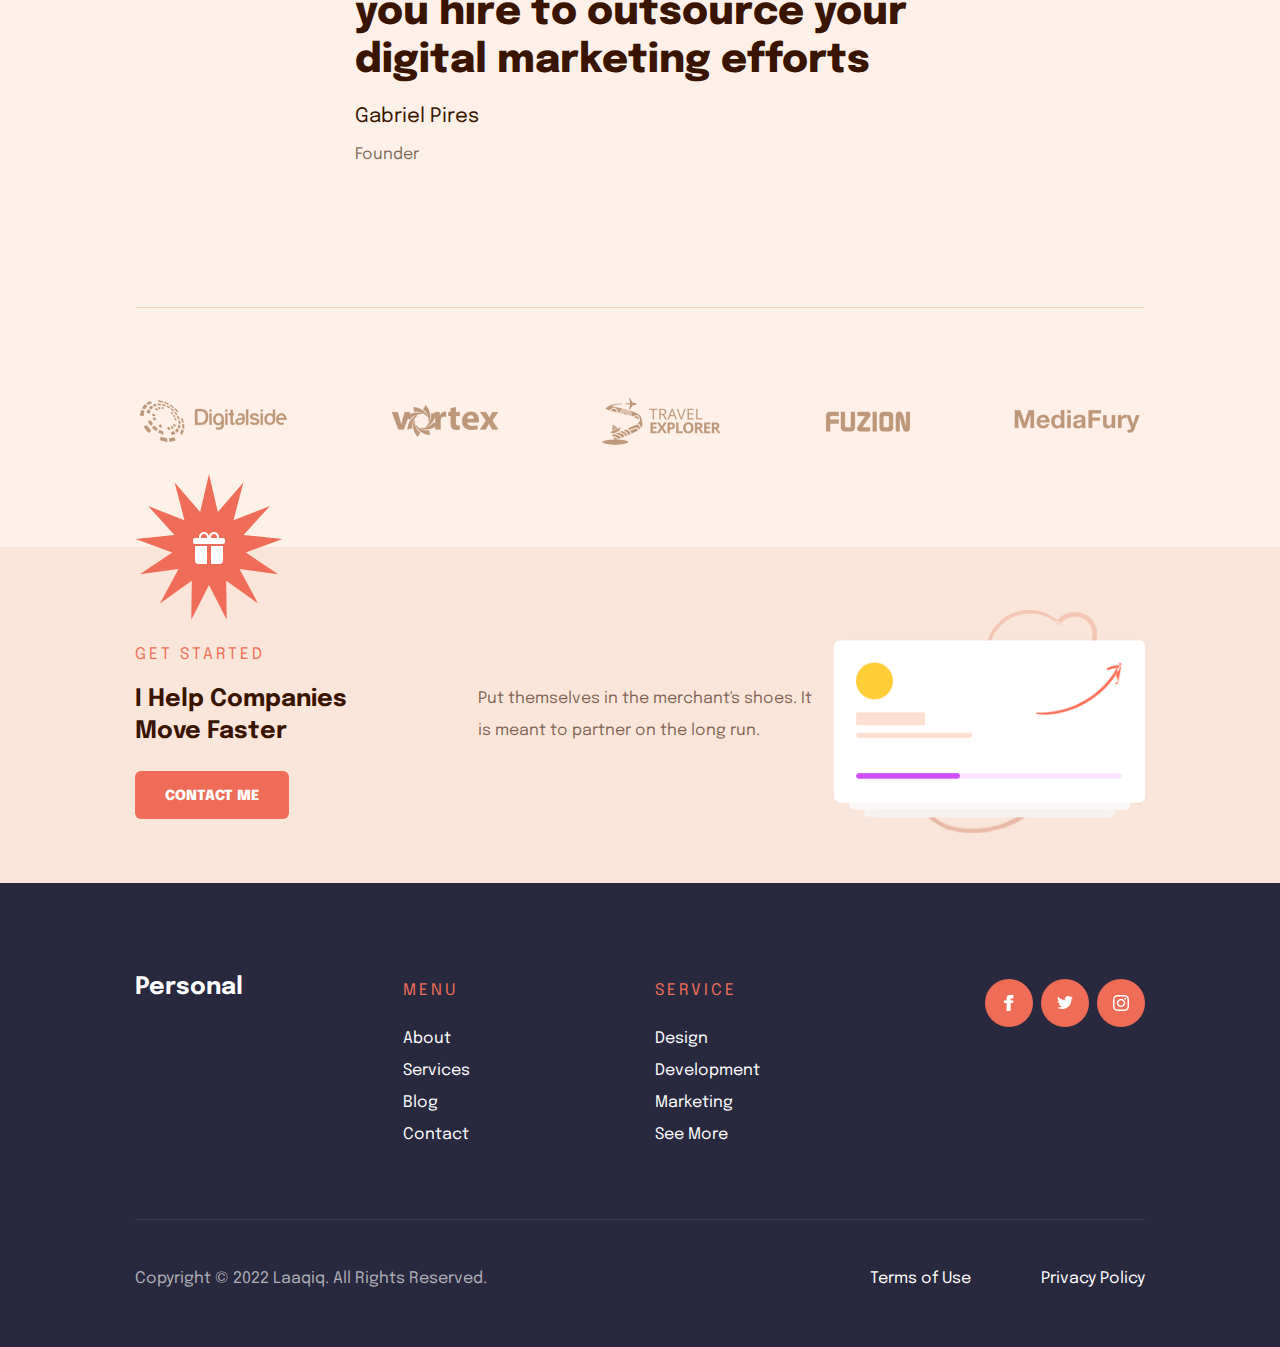
<file: WebSite_1/page/aboutme.html>
<!DOCTYPE html>
<html lang="en">
	<head>
		<meta http-equiv="content-type" content="text/html; charset=utf-8"> <!-- Тип и кодировка страницы -->
		<!-- <meta http-equiv="refresh" content="5; URL=home.html">  Через 5 секунд загрузить URL -->
		<meta name="viewport" content="width=device-width, height=device-height, target-densitydpi=device-dpi, initial-scale=1"> <!-- Для мобильной адаптации -->
		<!-- <meta name="viewport" content="width=device-width, initial-scale=1"> -->
		<title>AGENCY - Аbout Me</title>
		<link rel="icon" href="../favicon.png"> <!-- иконка 32×32 -->
		<link rel="preconnect" href="https://fonts.googleapis.com"> <!-- Шрифт -->
		<link rel="preconnect" href="https://fonts.gstatic.com" crossorigin> <!-- Шрифт -->
		<link href="https://fonts.googleapis.com/css2?family=Epilogue:wght@400;700;800&display=swap" rel="stylesheet"> <!-- Шрифт -->
		<link rel="stylesheet" href="../style/style.css" type="text/css"> <!-- Стили общие -->
		<link rel="stylesheet" href="../style/style-page-aboutme.css" type="text/css"> <!-- Стили для странички -->
	</head>
	<body>
		<!-- ШАПКА -->
		<header class="header">
			<div class="body__container">
				<div>
					<div class="header__menu">
						<a class="header__logo" href="../index.html" title="AGENCY - Home">
							<img src="../image/logo.png" alt="Logo" title="Logo AGENCY">
						</a>
						<details class="header__menu-box">
							<summary class="header__menu-icon"></summary>
							<nav class="header__menu-list">
								<a href="../index.html" title="AGENCY - Home">Home</a>
								<a href="aboutme.html" title="Go to the about me page">About</a>
								<a href="services.html" title="Go to the services page">Services</a>
								<a href="portfolio.html" title="Go to the portfolio page">Portfolio</a>
								<a href="blog.html" title="Go to the blog page">Blog</a>
								<a href="contact.html" title="Go to the contact page">Contact</a>
							</nav>
						</details>
					</div>
					<nav class="header__nav">
						<a class="header__logo" href="../index.html" title="AGENCY - Home">
							<img src="../image/logo.png" alt="Logo" title="Logo AGENCY">
						</a>
						<ul class="header__list">
							<li>
								<a class="header__list-link text_anim3" href="#" title="Go to the about me page">About</a>
							</li>
							<li>
								<a class="header__list-link text_anim3" href="services.html" title="Go to the services page">Services</a>
							</li>
							<li>
								<a class="header__list-link text_anim3" href="portfolio.html" title="Go to the portfolio page">Portfolio</a>
							</li>
							<li>
								<a class="header__list-link text_anim3" href="blog.html" title="Go to the blog page">Blog</a>
							</li>
						</ul>
						<a class="header__btn-link btn_big btn_anim1" href="contact.html" title="Go to the contact page">Contact</a>
					</nav>
				</div>
			</div>
		</header>
		<!-- КОНТЕНТ -->
		<main>
			<section class="pa-title"> <!-- БЛОК 0 = TITLE -->
				<div class="body__container">
					<div class="pa-title__all">
						<h1 class="pa-title__title">About Me</h1>
						<p class="pa-title__text">Agency provides a full service range including technical skills, design, business understanding.</p>
					</div>
				</div>
			</section>
			<section class="pa-author"> <!-- БЛОК 1 = AUTHOR -->
				<div class="body__container">
					<div class="pa-author__img-box">
						<img class="pa-author__img" src="../image/pic6.jpg" alt="Photo of a man with glasses" title="Photo of a man with glasses">
					</div>
					<div class="pa-author__info">
						<h5>Gabriel Pires</h5>
						<h2 class="pa-author__title">Professional Web Designer</h2>
						<p>Ability to put themselves in the merchant's shoes. It is meant to partner on the long run, and work as an extension of the merchant's team.<br><br>A digital agency is a business you hire to outsource your digital marketing efforts, instead of handling in-house. They can provide your business with a variety of digital solutions to promote your product or service online and help you.</p>
					</div>
					<div class="pa-author__box">
						<div class="pa-author__box-part">
							<div class="pa-author__icon">
								<span class="pa-author__icon-img-1"></span>
							</div>
							<div>
								<h3>42&percnt;</h3>
								<p class="pa-author__indicator">Years of experience</p>
							</div>
						</div>
						<div class="pa-author__box-part pa-author__box-part_border">
							<div class="pa-author__icon">
								<span class="pa-author__icon-img-2"></span>
							</div>
							<div>
								<h3>73+</h3>
								<p class="pa-author__indicator">Projects Done</p>
							</div>
						</div>
					</div>
				</div>
			</section>
			<section class="pa-video"> <!-- БЛОК 2 = VIDEO -->
				<div class="body__container">
					<div class="pa-video__all">
						<h5>Video Reel</h5>
						<h3 class="pa-video__title">Unlock The Greatest Value Possible</h3>
						<p>Design, business understanding, ability to put themselves in the merchant's shoes meant to partner.</p>
						<div class="pa-video__box">
							<img class="pa-video__preview" src="../image/preview1.jpg" alt="Video Preview" title="Video with an example of the design" onclick="videoPrev()">
							<iframe class="pa-video__video" src="https://www.youtube.com/embed/gAzDu-Elfno" title="YouTube video player" allow="accelerometer; autoplay; clipboard-write; encrypted-media; gyroscope; picture-in-picture" allowfullscreen></iframe>
						</div>
						<p>Ability to put themselves in the merchant's shoes. It is meant to partner on the long run, and work as an extension of the merchant's team.<br><br>A digital agency is a business you hire to outsource your digital marketing efforts, instead of handling in-house. They can provide your business with a variety of digital solutions to promote your product or service online and help you.</p>
					</div>
				</div>
			</section>
			<section class="pa-say"> <!-- БЛОК 3 = SAY -->
				<div class="body__container">
					<div class="pa-say__line"></div>
					<div class="pa-say__all"> <!-- Ковычки на фоне -->
						<svg class="pa-say__fon" width="100" height="80" viewBox="0 0 100 80" fill="none" xmlns="http://www.w3.org/2000/svg">
							<path fill-rule="evenodd" clip-rule="evenodd" d="M44.9664 45C44.9964 45.15 45.9507 58.3 36.5177 68.54C29.508 76.145 18.9009 80 4.99627 80H0V65.9L4.012 65.1C10.9118 63.72 15.6933 60.985 18.2314 56.98C19.5312 54.8753 20.2692 52.4719 20.3748 50H4.99627C2.23691 50 0 47.7614 0 45V10C0 4.485 4.48165 0 9.99253 0H39.9701C42.7295 0 44.9664 2.23858 44.9664 5V45ZM99.9603 45C99.9903 45.15 100.94 58.3 91.5116 68.54C84.5019 76.145 73.8948 80 59.9902 80H54.9939V65.9L59.0059 65.1C65.9058 63.72 70.6872 60.985 73.2253 56.98C74.5251 54.8753 75.2631 52.4719 75.3687 50H59.9902C57.2308 50 54.9939 47.7614 54.9939 45V10C54.9939 4.485 59.4756 0 64.9865 0H94.9641C97.7234 0 99.9603 2.23858 99.9603 5V45Z" fill="#F9E5DA"/>
						</svg>
						<div class="pa-say__box-text">
							<h5>Founder Words</h5>
							<blockquote class="pa-say__qoute">Digital agency is a business you hire to outsource your
								digital marketing efforts
							</blockquote>
							<p class="pa-say__big-text">Gabriel Pires</p>
							<p>Founder</p>
						</div>
					</div>
					<div class="pa-say__line"></div>
					<div class="pa-say__logo">
						<div class="pa-say__logo-img">
							<img class="pa-say__img" src="../image/logo1.png" alt="Logo Digitalside" title="Digitalside">
						</div>
						<div class="pa-say__logo-img">
							<img class="pa-say__img" src="../image/logo2.png" alt="Logo Vortex" title="Vortex">
						</div>
						<div class="pa-say__logo-img">
							<img class="pa-say__img" src="../image/logo3.png" alt="Logo Travel Explorer" title="Travel Explorer">
						</div>
						<div class="pa-say__logo-img">
							<img class="pa-say__img" src="../image/logo4.png" alt="Logo Fuzion" title="Fuzion">
						</div>
						<div class="pa-say__logo-img">
							<img class="pa-say__img" src="../image/logo5.png" alt="Logo MediaFury" title="MediaFury">
						</div>
					</div>
				</div>
			</section>
			<section class="pa-start"> <!-- БЛОК 4 = GET STARTED -->
				<div class="body__container">
					<div class="pa-start__start">
						<img src="../image/icon/icon6.svg" alt="Icon icon with a gift" title="Start development">
					</div>
					<div class="pa-start__all">
						<div class="pa-start__info">
							<h5>GET STARTED</h5>
							<h4 class="pa-start__title">I Help Companies<br> Move Faster</h4>
							<a class="pa-start__btn-link btn_big btn_anim4" href="../page/contact.html" title="Go to the contact page">Contact me</a>
						</div>
						<p class="pa-start__text">Put themselves in the merchant's shoes. It is meant to partner on the long run.</p>
						<div class="pa-start__img-box">
							<img class="pa-start__img" src="../image/pic4.png" alt="Progress image" title="An example of your development">
						</div>
					</div>
				</div>
			</section>
		</main>
		<!-- ПОДВАЛ -->
		<footer class="footer">
			<div class="body__container">
				<nav class="footer__all">
					<div class="footer__title-box">
						<a class="footer__title text_anim3" href="../index.html" title="AGENCY - Home">Personal</a>
					</div>
					<div class="footer__menu">
						<h5 class="footer__subtitle">Menu</h5>
						<ul class="footer__list">
							<li>
								<a class="text_anim3" href="#" title="Go to the about me page">About</a>
							</li>
							<li>
								<a class="text_anim3" href="services.html" title="Go to the services page">Services</a>
							</li>
							<li>
								<a class="text_anim3" href="blog.html" title="Go to the blog page">Blog</a>
							</li>
							<li>
								<a class="text_anim3" href="contact.html" title="Go to the contact page">Contact</a>
							</li>
						</ul>
					</div>
					<div class="footer__menu">
						<h5 class="footer__subtitle">Service</h5>
						<ul class="footer__list">
							<li>
								<a class="text_anim3" href="services.html#design" title="Design section in Services">Design</a>
							</li>
							<li>
								<a class="text_anim3" href="services.html#development" title="Development section in Services">Development</a>
							</li>
							<li>
								<a class="text_anim3" href="services.html#marketing" title="Marketing section in Services">Marketing</a>
							</li>
							<li>
								<a class="text_anim3" href="services.html" title="Go to the services page">See More</a>
							</li>
						</ul>
					</div>
					<ul class="footer__icon-link">
						<li>
							<a class="btn_anim5" href="https://www.facebook.com/" title="Facebook">
								<span></span> <!-- Для анимации btn_anim5-->
								<span class="footer__icon">
									<i class="footer__icon-img-1"></i>
								</span>
							</a>
						</li>
						<li>
							<a class="btn_anim5" href="https://twitter.com/" title="Twitter">
								<span></span> <!-- Для анимации btn_anim5-->
								<span class="footer__icon">
									<i class="footer__icon-img-2"></i>
								</span>
							</a>
						</li>
						<li>
							<a class="btn_anim5" href="https://www.instagram.com/" title="Instagram">
								<span></span> <!-- Для анимации btn_anim5-->
								<span class="footer__icon">
									<i class="footer__icon-img-3"></i>
								</span>
							</a>
						</li>
					</ul>
				</nav>
				<div class="footer__line"></div>
				<div class="footer__copy">
					<p class="footer__copy-info">Copyright © 2022 Laaqiq. All Rights Reserved.</p>
					<div class="footer__copy-box">
						<a class="footer__copy-link text_anim3" href="../error-404.html" title="Read the Terms of Use">Terms of Use</a>
						<a class="footer__copy-link text_anim3" href="../error-404.html" title="Read the Privacy Policy">Privacy Policy</a>
					</div>
				</div>
			</div>
		</footer>
		<!-- СКРИПТЫ -->
		<script src="../script/for-page-aboutme.js"></script>
	</body>
</html>
</file>
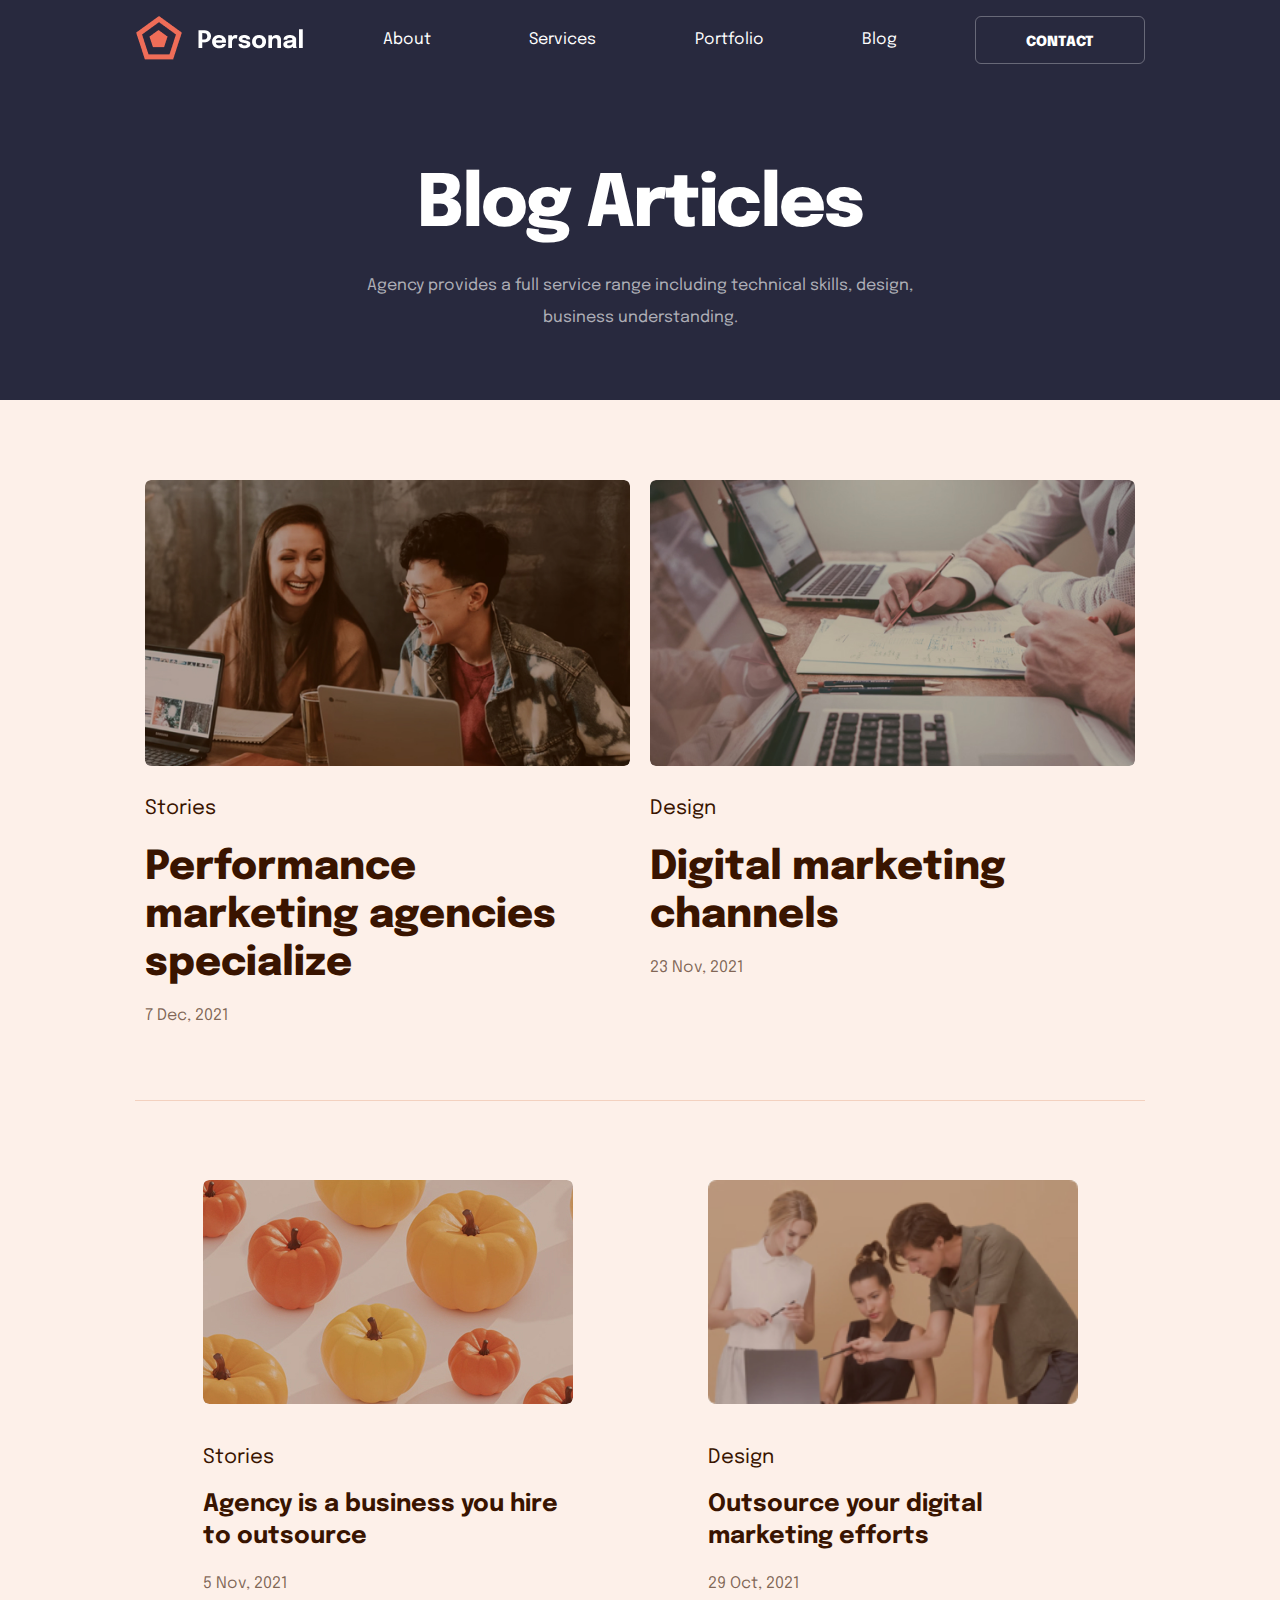
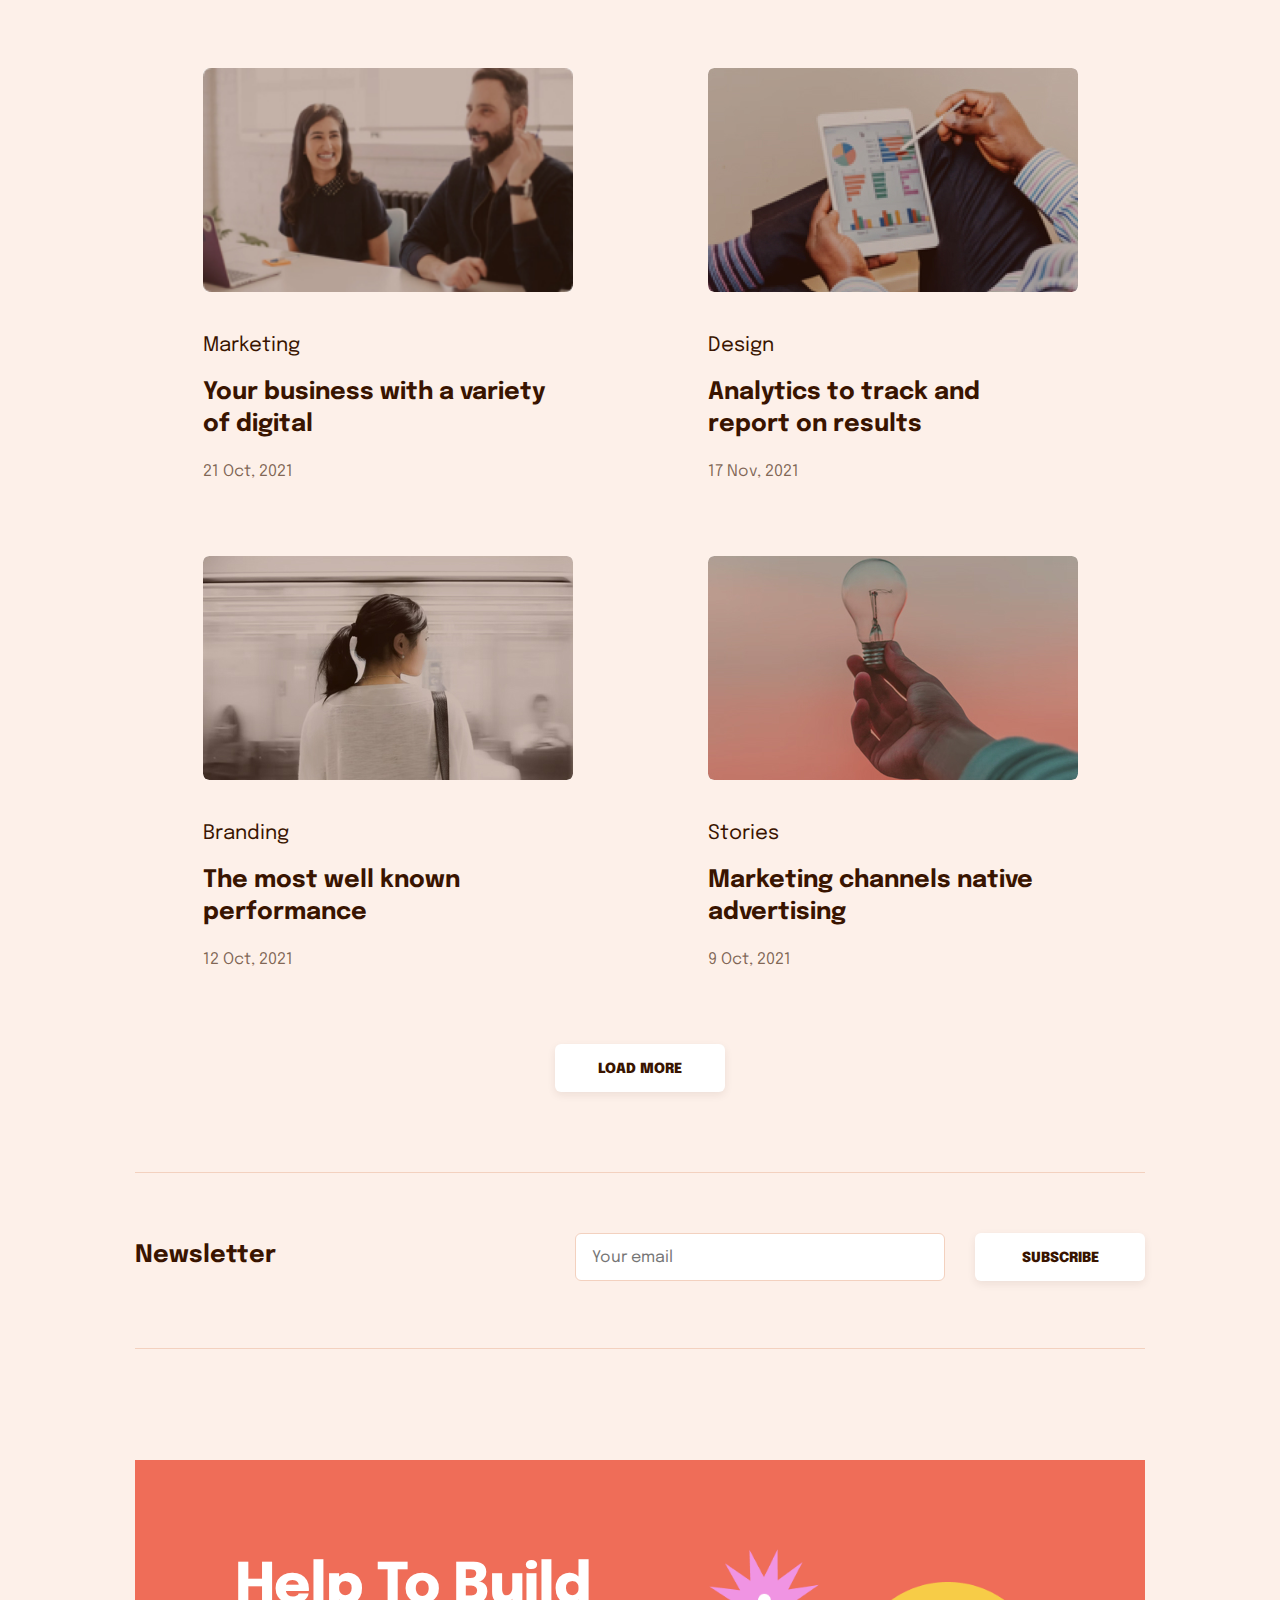
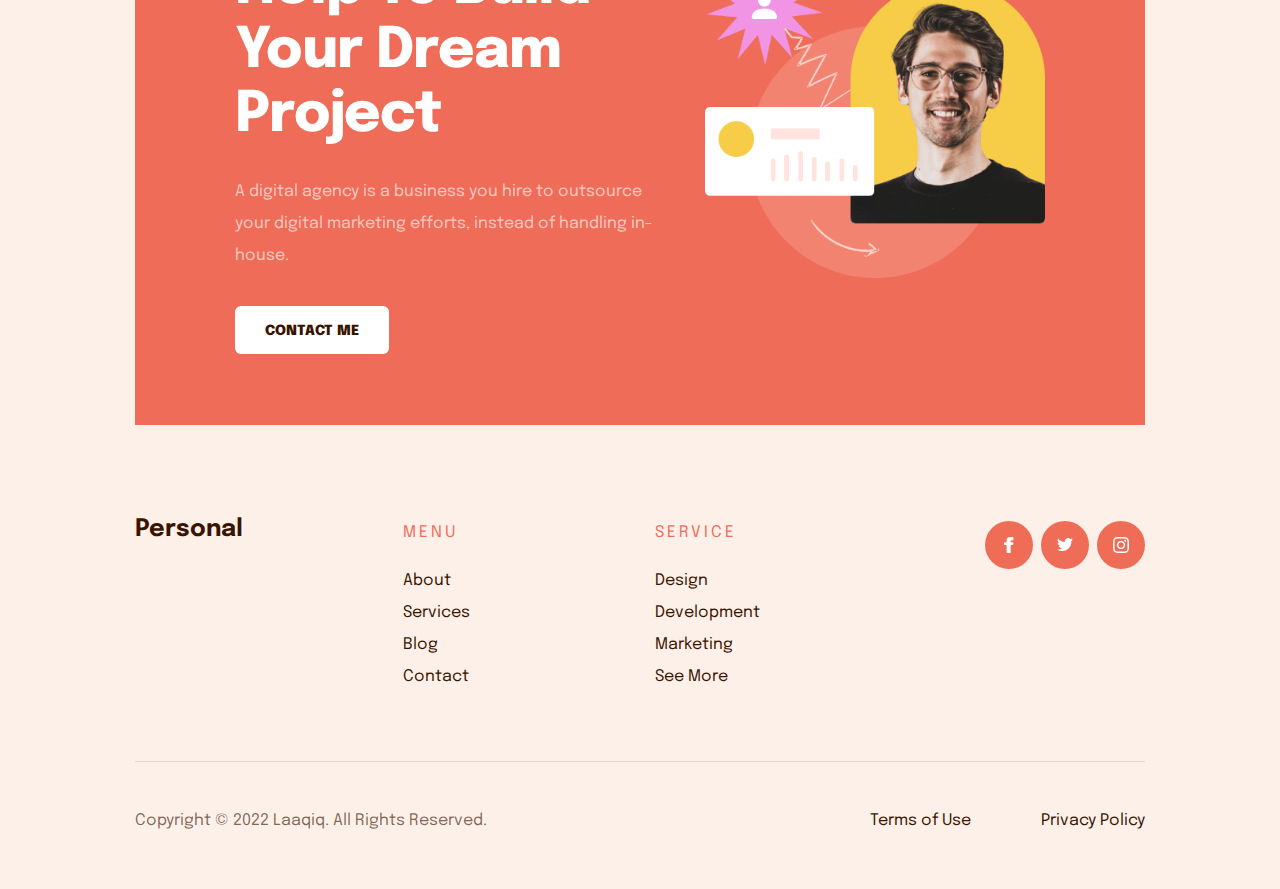
<file: WebSite_1/page/blog.html>
<!DOCTYPE html>
<html lang="en">
	<head>
		<meta http-equiv="content-type" content="text/html; charset=utf-8"> <!-- Тип и кодировка страницы -->
		<!-- <meta http-equiv="refresh" content="5; URL=home.html">  Через 5 секунд загрузить URL -->
		<meta name="viewport" content="width=device-width, height=device-height, target-densitydpi=device-dpi, initial-scale=1"> <!-- Для мобильной адаптации -->
		<!-- <meta name="viewport" content="width=device-width, initial-scale=1"> -->
		<title>AGENCY - Blog</title>
		<link rel="icon" href="../favicon.png"> <!-- иконка 32×32 -->
		<link rel="preconnect" href="https://fonts.googleapis.com"> <!-- Шрифт -->
		<link rel="preconnect" href="https://fonts.gstatic.com" crossorigin> <!-- Шрифт -->
		<link href="https://fonts.googleapis.com/css2?family=Epilogue:wght@400;700;800&display=swap" rel="stylesheet"> <!-- Шрифт -->
		<link rel="stylesheet" href="../style/style.css" type="text/css"> <!-- Стили общие -->
		<link rel="stylesheet" href="../style/style-page-blog.css" type="text/css"> <!-- Стили для странички -->
	</head>
	<body>
		<!-- ШАПКА -->
		<header class="header">
			<div class="body__container">
				<div>
					<div class="header__menu">
						<a class="header__logo" href="../index.html" title="AGENCY - Home">
							<img src="../image/logo.png" alt="Logo" title="Logo AGENCY">
						</a>
						<details class="header__menu-box">
							<summary class="header__menu-icon"></summary>
							<nav class="header__menu-list">
								<a href="../index.html" title="AGENCY - Home">Home</a>
								<a href="aboutme.html" title="Go to the about me page">About</a>
								<a href="services.html" title="Go to the services page">Services</a>
								<a href="portfolio.html" title="Go to the portfolio page">Portfolio</a>
								<a href="#" title="Go to the blog page">Blog</a>
								<a href="contact.html" title="Go to the contact page">Contact</a>
							</nav>
						</details>
					</div>
					<nav class="header__nav">
						<a class="header__logo" href="../index.html" title="AGENCY - Home">
							<img src="../image/logo.png" alt="Logo" title="Logo AGENCY">
						</a>
						<ul class="header__list">
							<li>
								<a class="header__list-link text_anim3" href="aboutme.html" title="Go to the about me page">About</a>
							</li>
							<li>
								<a class="header__list-link text_anim3" href="services.html" title="Go to the services page">Services</a>
							</li>
							<li>
								<a class="header__list-link text_anim3" href="portfolio.html" title="Go to the portfolio page">Portfolio</a>
							</li>
							<li>
								<a class="header__list-link text_anim3" href="#" title="Go to the blog page">Blog</a>
							</li>
						</ul>
						<a class="header__btn-link btn_big btn_anim1" href="contact.html" title="Go to the contact page">Contact</a>
					</nav>
				</div>
			</div>
		</header>
		<!-- КОНТЕНТ -->
		<main>
			<section class="pb-title"> <!-- БЛОК 0 = TITLE -->
				<div class="body__container">
					<div class="pb-title__all">
						<h1 class="pb-title__title">Blog Articles</h1>
						<p class="pb-title__text">Agency provides a full service range including technical skills, design, business understanding.</p>
					</div>
				</div>
			</section>
			<section class="pb-top-post"> <!-- БЛОК 1 = BIG POST -->
				<div class="body__container">
					<h2 class="off">off</h2>
					<div class="pb-top-post__all">
						<a class="pb-top-post__post-link-b" href="../error-404.html">
							<article class="pb-top-post__post-big list_anim3">
								<img class="pb-top-post__img" src="../image/blog/blog4.jpg" alt="Laughing two girls" title="Two girls behind the workflow">
								<p class="pb-top-post__big-text">Stories</p>
								<h3 class="pb-top-post__post-title">Performance marketing agencies specialize</h3>
								<span><time datetime="2021-12-07">7 Dec, 2021</time></span>
							</article>
						</a>
						<a class="pb-top-post__post-link-b" href="../error-404.html">
							<article class="pb-top-post__post-big list_anim3">
								<img class="pb-top-post__img" src="../image/blog/blog5.jpg" alt="Workflow" title="Workflow">
								<p class="pb-top-post__big-text">Design</p>
								<h3 class="pb-top-post__post-title">Digital marketing channels</h3>
								<span><time datetime="2021-11-23">23 Nov, 2021</time></span>
							</article>
						</a>
					</div>
					<div class="pb-top-post__line"></div>
				</div>
			</section>
			<section class="pb-post"> <!-- БЛОК 2 = SMALL POST -->
				<div class="body__container">
					<h2 class="off">off</h2>
					<div class="pb-post__all post-view">
						<a class="pb-post__post-link-s post-small" href="../error-404.html">
							<article class="pb-post__post list_anim3">
								<img class="pb-post__img" src="../image/blog/blog1_1.jpg" alt="Photo of pumpkins" title="Photo of the post about stories">
								<p class="pb-post__big-text">Stories</p>
								<h4 class="pb-post__post-title text_anim4">Agency is a business you hire to outsource</h4>
								<span><time datetime="2021-11-05">5 Nov, 2021</time></span>
							</article>
						</a>
						<a class="pb-post__post-link-s post-small" href="../error-404.html">
							<article class="pb-post__post list_anim3">
								<img class="pb-post__img" src="../image/blog/blog2.jpg" alt="Team photo" title="Photo of the post about design">
								<p class="pb-post__big-text">Design</p>
								<h4 class="pb-post__post-title">Outsource your digital marketing efforts</h4>
								<span><time datetime="2021-10-29">29 Oct, 2021</time></span>
							</article>
						</a>
						<a class="pb-post__post-link-s post-small" href="../error-404.html">
							<article class="pb-post__post list_anim3">
								<img class="pb-post__img" src="../image/blog/blog3.jpg" alt="Photo of business negotiations" title="Photo of the post about marketing">
								<p class="pb-post__big-text">Marketing</p>
								<h4 class="pb-post__post-title">Your business with a variety of digital</h4>
								<span><time datetime="2021-10-21">21 Oct, 2021</time></span>
							</article>
						</a>
						<a class="pb-post__post-link-s post-small" href="../error-404.html">
							<article class="pb-post__post list_anim3">
								<img class="pb-post__img" src="../image/blog/blog6.jpg" alt="Photo of a tablet with diagrams" title="Diagrams with the results of the work analysis">
								<p class="pb-post__big-text">Design</p>
								<h4 class="pb-post__post-title">Analytics to track and report on results</h4>
								<span><time datetime="2021-11-17">17 Nov, 2021</time></span>
							</article>
						</a>
						<a class="pb-post__post-link-s post-small" href="../error-404.html">
							<article class="pb-post__post list_anim3">
								<img class="pb-post__img" src="../image/blog/blog7.jpg" alt="Photo of a girl from the back" title="The most well known performance">
								<p class="pb-post__big-text">Branding</p>
								<h4 class="pb-post__post-title">The most well known performance</h4>
								<span><time datetime="2021-10-12">12 Oct, 2021</time></span>
							</article>
						</a>
						<a class="pb-post__post-link-s post-small" href="../error-404.html">
							<article class="pb-post__post list_anim3">
								<img class="pb-post__img" src="../image/blog/blog8.jpg" alt="Photo of a man's hand with a lamp" title="Marketing channels native advertising">
								<p class="pb-post__big-text">Stories</p>
								<h4 class="pb-post__post-title">Marketing channels native advertising</h4>
								<span><time datetime="2021-10-09">9 Oct, 2021</time></span>
							</article>
						</a>

						<a class="pb-post__post-link-s post-small" href="../error-404.html">
							<article class="pb-post__post list_anim3">
								<img class="pb-post__img" src="../image/blog/blog1_1.jpg" alt="Photo of pumpkins" title="Photo of the post about stories">
								<p class="pb-post__big-text">Stories</p>
								<h4 class="pb-post__post-title text_anim4">Agency is a business you hire to outsource</h4>
								<span><time datetime="2021-11-05">5 Nov, 2021</time></span>
							</article>
						</a>
						<a class="pb-post__post-link-s post-small" href="../error-404.html">
							<article class="pb-post__post list_anim3">
								<img class="pb-post__img" src="../image/blog/blog2.jpg" alt="Team photo" title="Photo of the post about design">
								<p class="pb-post__big-text">Design</p>
								<h4 class="pb-post__post-title">Outsource your digital marketing efforts</h4>
								<span><time datetime="2021-10-29">29 Oct, 2021</time></span>
							</article>
						</a>
						<a class="pb-post__post-link-s post-small" href="../error-404.html">
							<article class="pb-post__post list_anim3">
								<img class="pb-post__img" src="../image/blog/blog3.jpg" alt="Photo of business negotiations" title="Photo of the post about marketing">
								<p class="pb-post__big-text">Marketing</p>
								<h4 class="pb-post__post-title">Your business with a variety of digital</h4>
								<span><time datetime="2021-10-21">21 Oct, 2021</time></span>
							</article>
						</a>
						<a class="pb-post__post-link-s post-small" href="../error-404.html">
							<article class="pb-post__post list_anim3">
								<img class="pb-post__img" src="../image/blog/blog6.jpg" alt="Photo of a tablet with diagrams" title="Diagrams with the results of the work analysis">
								<p class="pb-post__big-text">Design</p>
								<h4 class="pb-post__post-title">Analytics to track and report on results</h4>
								<span><time datetime="2021-11-17">17 Nov, 2021</time></span>
							</article>
						</a>
						<a class="pb-post__post-link-s post-small" href="../error-404.html">
							<article class="pb-post__post list_anim3">
								<img class="pb-post__img" src="../image/blog/blog7.jpg" alt="Photo of a girl from the back" title="The most well known performance">
								<p class="pb-post__big-text">Branding</p>
								<h4 class="pb-post__post-title">The most well known performance</h4>
								<span><time datetime="2021-10-12">12 Oct, 2021</time></span>
							</article>
						</a>
						<a class="pb-post__post-link-s post-small" href="../error-404.html">
							<article class="pb-post__post list_anim3">
								<img class="pb-post__img" src="../image/blog/blog8.jpg" alt="Photo of a man's hand with a lamp" title="Marketing channels native advertising">
								<p class="pb-post__big-text">Stories</p>
								<h4 class="pb-post__post-title">Marketing channels native advertising</h4>
								<span><time datetime="2021-10-09">9 Oct, 2021</time></span>
							</article>
						</a>

						<a class="pb-post__post-link-s post-small" href="../error-404.html">
							<article class="pb-post__post list_anim3">
								<img class="pb-post__img" src="../image/blog/blog1_1.jpg" alt="Photo of pumpkins" title="Photo of the post about stories">
								<p class="pb-post__big-text">Stories</p>
								<h4 class="pb-post__post-title text_anim4">Agency is a business you hire to outsource</h4>
								<span><time datetime="2021-11-05">5 Nov, 2021</time></span>
							</article>
						</a>
						<a class="pb-post__post-link-s post-small" href="../error-404.html">
							<article class="pb-post__post list_anim3">
								<img class="pb-post__img" src="../image/blog/blog2.jpg" alt="Team photo" title="Photo of the post about design">
								<p class="pb-post__big-text">Design</p>
								<h4 class="pb-post__post-title">Outsource your digital marketing efforts</h4>
								<span><time datetime="2021-10-29">29 Oct, 2021</time></span>
							</article>
						</a>
						<a class="pb-post__post-link-s post-small" href="../error-404.html">
							<article class="pb-post__post list_anim3">
								<img class="pb-post__img" src="../image/blog/blog3.jpg" alt="Photo of business negotiations" title="Photo of the post about marketing">
								<p class="pb-post__big-text">Marketing</p>
								<h4 class="pb-post__post-title">Your business with a variety of digital</h4>
								<span><time datetime="2021-10-21">21 Oct, 2021</time></span>
							</article>
						</a>
						<a class="pb-post__post-link-s post-small" href="../error-404.html">
							<article class="pb-post__post list_anim3">
								<img class="pb-post__img" src="../image/blog/blog6.jpg" alt="Photo of a tablet with diagrams" title="Diagrams with the results of the work analysis">
								<p class="pb-post__big-text">Design</p>
								<h4 class="pb-post__post-title">Analytics to track and report on results</h4>
								<span><time datetime="2021-11-17">17 Nov, 2021</time></span>
							</article>
						</a>
						<a class="pb-post__post-link-s post-small" href="../error-404.html">
							<article class="pb-post__post list_anim3">
								<img class="pb-post__img" src="../image/blog/blog7.jpg" alt="Photo of a girl from the back" title="The most well known performance">
								<p class="pb-post__big-text">Branding</p>
								<h4 class="pb-post__post-title">The most well known performance</h4>
								<span><time datetime="2021-10-12">12 Oct, 2021</time></span>
							</article>
						</a>
						<a class="pb-post__post-link-s post-small" href="../error-404.html">
							<article class="pb-post__post list_anim3">
								<img class="pb-post__img" src="../image/blog/blog8.jpg" alt="Photo of a man's hand with a lamp" title="Marketing channels native advertising">
								<p class="pb-post__big-text">Stories</p>
								<h4 class="pb-post__post-title">Marketing channels native advertising</h4>
								<span><time datetime="2021-10-09">9 Oct, 2021</time></span>
							</article>
						</a>

						<a class="pb-post__post-link-s post-small" href="../error-404.html">
							<article class="pb-post__post list_anim3">
								<img class="pb-post__img" src="../image/blog/blog1_1.jpg" alt="Photo of pumpkins" title="Photo of the post about stories">
								<p class="pb-post__big-text">Stories</p>
								<h4 class="pb-post__post-title text_anim4">Agency is a business you hire to outsource</h4>
								<span><time datetime="2021-11-05">5 Nov, 2021</time></span>
							</article>
						</a>
						<a class="pb-post__post-link-s post-small" href="../error-404.html">
							<article class="pb-post__post list_anim3">
								<img class="pb-post__img" src="../image/blog/blog2.jpg" alt="Team photo" title="Photo of the post about design">
								<p class="pb-post__big-text">Design</p>
								<h4 class="pb-post__post-title">Outsource your digital marketing efforts</h4>
								<span><time datetime="2021-10-29">29 Oct, 2021</time></span>
							</article>
						</a>
						<a class="pb-post__post-link-s post-small" href="../error-404.html">
							<article class="pb-post__post list_anim3">
								<img class="pb-post__img" src="../image/blog/blog3.jpg" alt="Photo of business negotiations" title="Photo of the post about marketing">
								<p class="pb-post__big-text">Marketing</p>
								<h4 class="pb-post__post-title">Your business with a variety of digital</h4>
								<span><time datetime="2021-10-21">21 Oct, 2021</time></span>
							</article>
						</a>
						<a class="pb-post__post-link-s post-small" href="../error-404.html">
							<article class="pb-post__post list_anim3">
								<img class="pb-post__img" src="../image/blog/blog6.jpg" alt="Photo of a tablet with diagrams" title="Diagrams with the results of the work analysis">
								<p class="pb-post__big-text">Design</p>
								<h4 class="pb-post__post-title">Analytics to track and report on results</h4>
								<span><time datetime="2021-11-17">17 Nov, 2021</time></span>
							</article>
						</a>
						<a class="pb-post__post-link-s post-small" href="../error-404.html">
							<article class="pb-post__post list_anim3">
								<img class="pb-post__img" src="../image/blog/blog7.jpg" alt="Photo of a girl from the back" title="The most well known performance">
								<p class="pb-post__big-text">Branding</p>
								<h4 class="pb-post__post-title">The most well known performance</h4>
								<span><time datetime="2021-10-12">12 Oct, 2021</time></span>
							</article>
						</a>
						<a class="pb-post__post-link-s post-small" href="../error-404.html">
							<article class="pb-post__post list_anim3">
								<img class="pb-post__img" src="../image/blog/blog8.jpg" alt="Photo of a man's hand with a lamp" title="Marketing channels native advertising">
								<p class="pb-post__big-text">Stories</p>
								<h4 class="pb-post__post-title">Marketing channels native advertising</h4>
								<span><time datetime="2021-10-09">9 Oct, 2021</time></span>
							</article>
						</a>
					</div>
					<div class="pb-post__btn-box">
						<div class="pb-post__btn-link btn_big btn_anim3" title="Show All" onclick="visible_post(1)">Load More</div>
					</div>
				</div>
			</section>
			<section class="pb-subscribe"> <!-- БЛОК 3 = SUBSCRIBE -->
				<div class="body__container">
					<div class="pb-subscribe__line"></div>
					<div class="pb-subscribe__all">
						<h4 class="pb-subscribe__title">Newsletter</h4>
						<div class="pb-subscribe__form-box">
							<form class="pb-subscribe__form" name="subscribeForm" action="#" method="post" onsubmit="return validate_subscribeForm()">
								<!-- Файл работы с формой указать в атрибут action -->
								<label for="subscribe-email">Your email</label>
								<input class="pb-subscribe__form-email" id="subscribe-email" type="text" name="email" placeholder="Your email">
								<button class="pb-subscribe__form-btn btn_big" type="submit"> <!-- В JS стоит отмена отправки формы -->
									<span class="pb-subscribe_btn-before">Subscribe</span>
									<span class="pb-subscribe_btn-after">Thank you!</span>
								</button>
							</form>
						</div>
					</div>
					<div class="pb-subscribe__line"></div>
				</div>
			</section>
			<section class="pb-contact"> <!-- БЛОК 4 = CONTACT -->
				<div class="body__container">
					<div class="pb-contact__all">
						<div class="pb-contact__info">
							<h2 class="pb-contact__title">Help To Build Your Dream Project</h2>
							<p class="pb-contact__text">A digital agency is a business you hire to outsource your digital marketing efforts, instead of handling in-house.</p>
							<a class="pb-contact__btn-link btn_big btn_anim4" href="../page/contact.html" title="Go to the contact page">Contact me</a>
						</div>
						<div class="pb-contact__img-box">
							<img class="pb-contact__img" src="../image/pic6.png" alt="Photo of the author" title="Photo of Gabriel Pires">
						</div>
					</div>
				</div>
			</section>
		</main>
		<!-- ПОДВАЛ -->
		<footer class="footer">
			<div class="body__container">
				<nav class="footer__all">
					<div class="footer__title-box">
						<a class="footer__title text_anim1" href="../index.html" title="AGENCY - Home">Personal</a>
					</div>
					<div class="footer__menu">
						<h5 class="footer__subtitle">Menu</h5>
						<ul class="footer__list">
							<li>
								<a class="text_anim1" href="aboutme.html" title="Go to the about me page">About</a>
							</li>
							<li>
								<a class="text_anim1" href="services.html" title="Go to the services page">Services</a>
							</li>
							<li>
								<a class="text_anim1" href="#" title="Go to the blog page">Blog</a>
							</li>
							<li>
								<a class="text_anim1" href="contact.html" title="Go to the contact page">Contact</a>
							</li>
						</ul>
					</div>
					<div class="footer__menu">
						<h5 class="footer__subtitle">Service</h5>
						<ul class="footer__list">
							<li>
								<a class="text_anim1" href="services.html#design" title="Design section in Services">Design</a>
							</li>
							<li>
								<a class="text_anim1" href="services.html#development" title="Development section in Services">Development</a>
							</li>
							<li>
								<a class="text_anim1" href="services.html#marketing" title="Marketing section in Services">Marketing</a>
							</li>
							<li>
								<a class="text_anim1" href="services.html" title="Go to the services page">See More</a>
							</li>
						</ul>
					</div>
					<ul class="footer__icon-link">
						<li>
							<a class="btn_anim5" href="https://www.facebook.com/" title="Facebook">
								<span></span> <!-- Для анимации btn_anim5-->
								<span class="footer__icon">
									<i class="footer__icon-img-1"></i>
								</span>
							</a>
						</li>
						<li>
							<a class="btn_anim5" href="https://twitter.com/" title="Twitter">
								<span></span> <!-- Для анимации btn_anim5-->
								<span class="footer__icon">
									<i class="footer__icon-img-2"></i>
								</span>
							</a>
						</li>
						<li>
							<a class="btn_anim5" href="https://www.instagram.com/" title="Instagram">
								<span></span> <!-- Для анимации btn_anim5-->
								<span class="footer__icon">
									<i class="footer__icon-img-3"></i>
								</span>
							</a>
						</li>
					</ul>
				</nav>
				<div class="footer__line"></div>
				<div class="footer__copy">
					<p class="footer__copy-info">Copyright © 2022 Laaqiq. All Rights Reserved.</p>
					<div class="footer__copy-box">
						<a class="footer__copy-link text_anim1" href="../error-404.html" title="Read the Terms of Use">Terms of Use</a>
						<a class="footer__copy-link text_anim1" href="../error-404.html" title="Read the Privacy Policy">Privacy Policy</a>
					</div>
				</div>
			</div>
		</footer>
		<!-- СКРИПТЫ -->
		<script src="../script/for-page-blog.js"></script>
	</body>
</html>
</file>
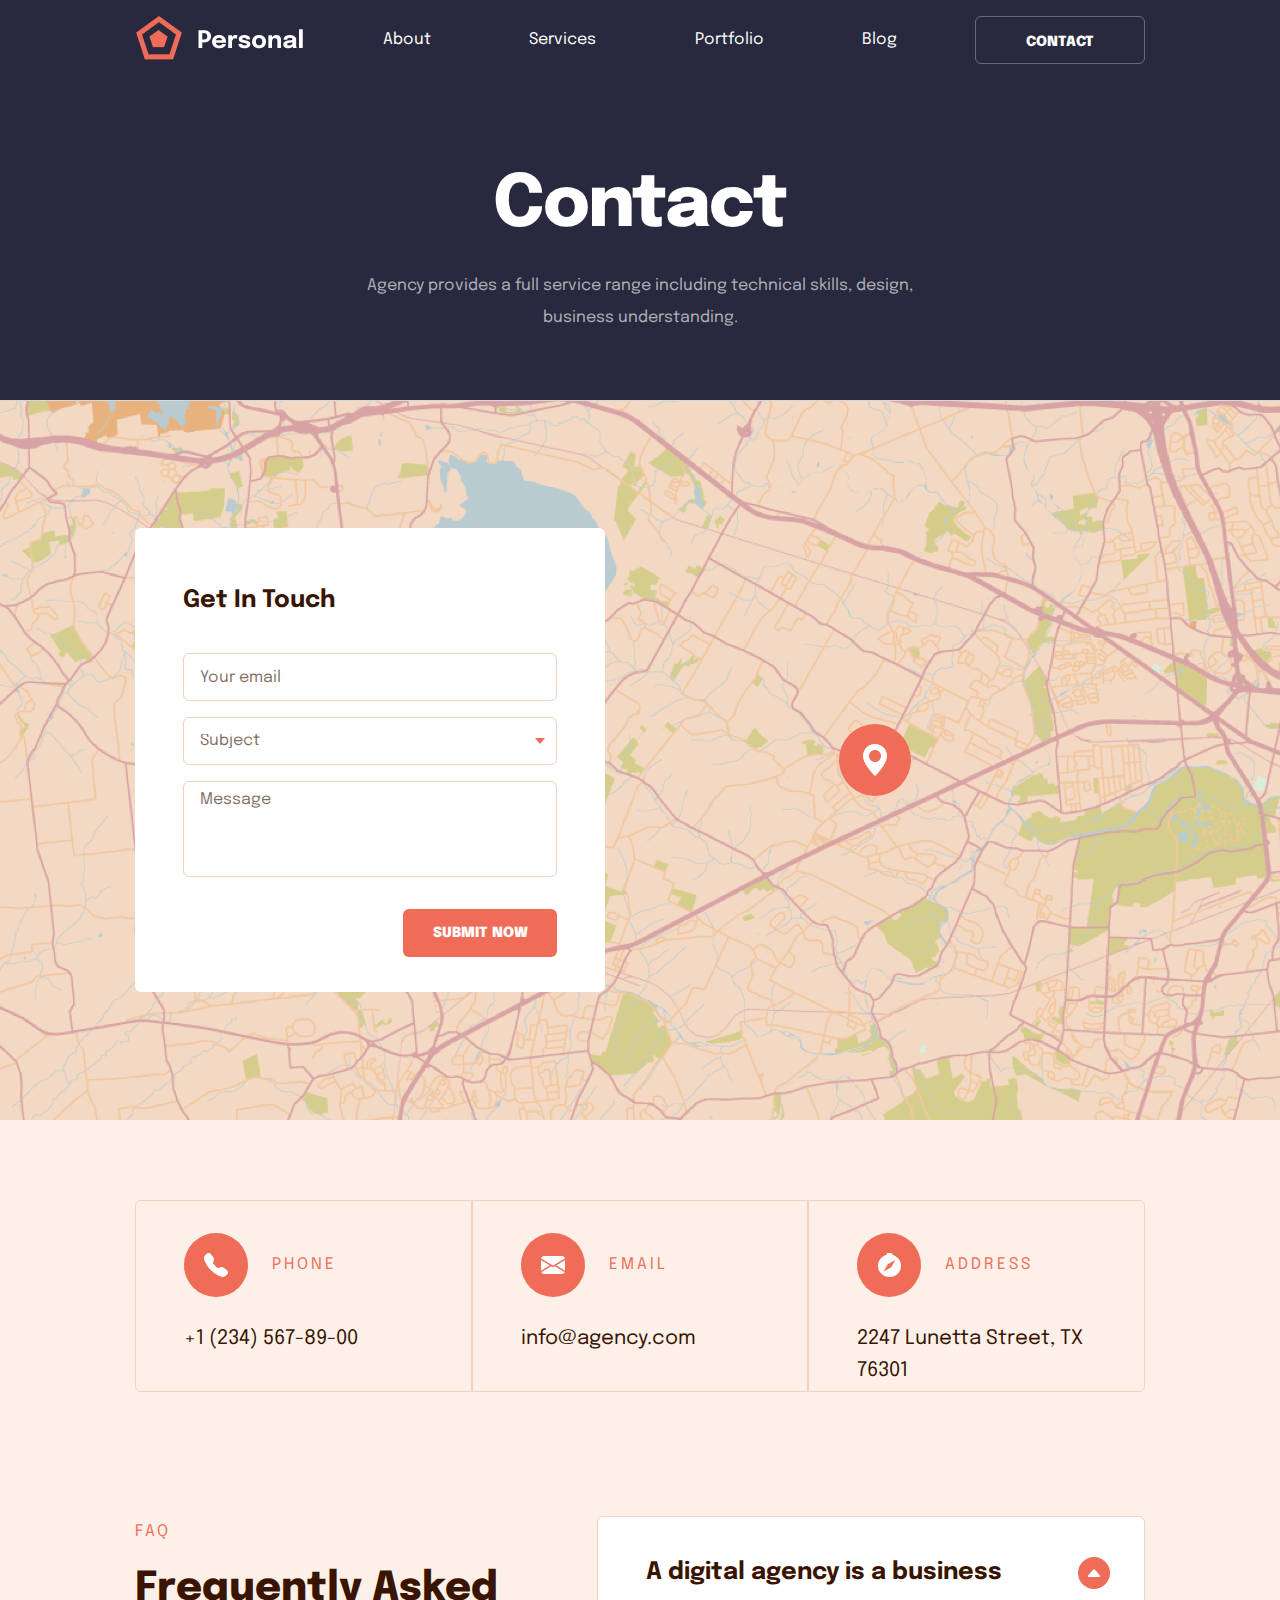
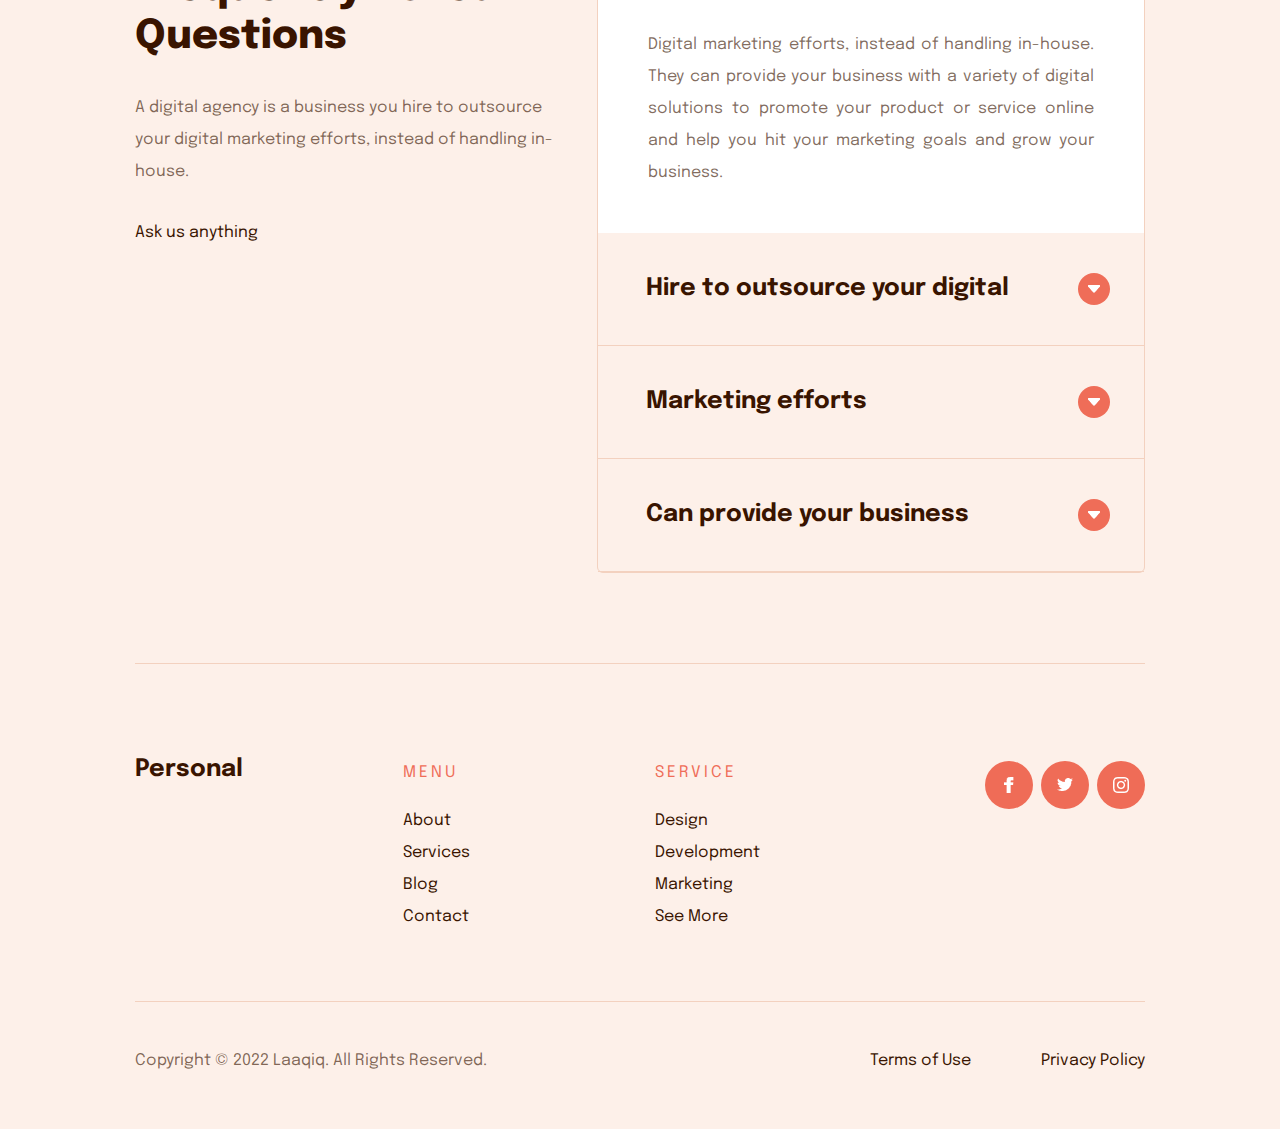
<file: WebSite_1/page/contact.html>
<!DOCTYPE html>
<html lang="en">
	<head>
		<meta http-equiv="content-type" content="text/html; charset=utf-8"> <!-- Тип и кодировка страницы -->
		<!-- <meta http-equiv="refresh" content="5; URL=home.html">  Через 5 секунд загрузить URL -->
		<meta name="viewport" content="width=device-width, height=device-height, target-densitydpi=device-dpi, initial-scale=1"> <!-- Для мобильной адаптации -->
		<!-- <meta name="viewport" content="width=device-width, initial-scale=1"> -->
		<title>AGENCY - Contact</title>
		<link rel="icon" href="../favicon.png"> <!-- иконка 32×32 -->
		<link rel="preconnect" href="https://fonts.googleapis.com"> <!-- Шрифт -->
		<link rel="preconnect" href="https://fonts.gstatic.com" crossorigin> <!-- Шрифт -->
		<link href="https://fonts.googleapis.com/css2?family=Epilogue:wght@400;700;800&display=swap" rel="stylesheet"> <!-- Шрифт -->
		<link rel="stylesheet" href="../style/style.css" type="text/css"> <!-- Стили общие -->
		<link rel="stylesheet" href="../style/style-page-contact.css" type="text/css"> <!-- Стили для странички -->
	</head>
	<body>
		<!-- ШАПКА -->
		<header class="header">
			<div class="body__container">
				<div>
					<div class="header__menu">
						<a class="header__logo" href="../index.html" title="AGENCY - Home">
							<img src="../image/logo.png" alt="Logo" title="Logo AGENCY">
						</a>
						<details class="header__menu-box">
							<summary class="header__menu-icon"></summary>
							<nav class="header__menu-list">
								<a href="../index.html" title="AGENCY - Home">Home</a>
								<a href="aboutme.html" title="Go to the about me page">About</a>
								<a href="services.html" title="Go to the services page">Services</a>
								<a href="portfolio.html" title="Go to the portfolio page">Portfolio</a>
								<a href="blog.html" title="Go to the blog page">Blog</a>
								<a href="#" title="Go to the contact page">Contact</a>
							</nav>
						</details>
					</div>
					<nav class="header__nav">
						<a class="header__logo" href="../index.html" title="AGENCY - Home">
							<img src="../image/logo.png" alt="Logo" title="Logo AGENCY">
						</a>
						<ul class="header__list">
							<li>
								<a class="header__list-link text_anim3" href="aboutme.html" title="Go to the about me page">About</a>
							</li>
							<li>
								<a class="header__list-link text_anim3" href="services.html" title="Go to the services page">Services</a>
							</li>
							<li>
								<a class="header__list-link text_anim3" href="portfolio.html" title="Go to the portfolio page">Portfolio</a>
							</li>
							<li>
								<a class="header__list-link text_anim3" href="blog.html" title="Go to the blog page">Blog</a>
							</li>
						</ul>
						<a class="header__btn-link btn_big btn_anim1" href="#" title="Go to the contact page">Contact</a>
					</nav>
				</div>
			</div>
		</header>
		<!-- КОНТЕНТ -->
		<main>
			<section class="pc-title"> <!-- БЛОК 0 -->
				<div class="body__container">
					<div class="pc-title__all">
						<h1 class="pc-title__title">Contact</h1>
						<p class="pc-title__text">Agency provides a full service range including technical skills, design, business understanding.</p>
					</div>
				</div>
			</section>
			<section class="pc-form" id="ask"> <!-- БЛОК 1 = FORM -->
				<div class="pc-form__container">
					<div class="body__container">
						<div class="pc-form__all">
							<div class="pc-form__feedback">
								<h4 class="pc-form__feedback-title">Get In Touch</h4>
								<form class="pc-form__form" name="feedbackForm" action="#" method="post" onsubmit="return validate_feedbackForm()">
									<label for="feedback-email">Your email</label>
									<input class="pc-form__form-email" id="feedback-email" type="text" name="email" placeholder="Your email">
									<label for="feedback-list">Your email</label>
									<select class="pc-form__form-list" id="feedback-list" name="subject">
										<option value="" disabled selected>Subject</option>
										<option value="1">Design</option>
										<option value="2">Development</option>
										<option value="3">Marketing</option>
										<option value="4">Other</option>
									</select>
									<label for="feedback-text">Your email</label>
									<textarea class="pc-form__form-text" id="feedback-text" name="text" placeholder="Message"></textarea>
									<button class="pc-form__form-btn btn_big" type="submit">
										<span class="pc-form_btn-before">Submit now</span>
										<span class="pc-form_btn-after">Done!</span>
									</button>
								</form>
							</div>
							<div class="pc-form__icon-box">
								<span class="pc-form__icon list_anim1">
									<span class="pc-form__icon-img"></span>
								</span>
							</div>
						</div>
					</div>
				</div>
				<div class="pc-form__map">
					<div class="pc-form__icon-box-new">
						<span class="pc-form__icon">
							<span class="pc-form__icon-img"></span>
						</span>
					</div>
				</div>
			</section>
			<section class="pc-info">  <!-- БЛОК 2 = INFO -->
				<div class="body__container">
					<h2 class="off">off</h2>
					<div class="pc-info__all">
						<ul class="pc-info__list">
							<li class="pc-info__list-point pc-info_border-one">
								<span class="pc-info__header">
									<span class="pc-info__icon">
										<span class="pc-info__icon-img-1"></span>
									</span>
									<span class="pc-info__title">Phone</span>
								</span>
								<a class="pc-info__big-text text_anim1" href="tel:12345678900" title="Contact phone number">+1 (234) 567-89-00</a>
							</li>
							<li class="pc-info__list-point">
								<span class="pc-info__header">
									<span class="pc-info__icon">
										<span class="pc-info__icon-img-2"></span>
									</span>
									<span class="pc-info__title">EMail</span>
								</span>
								<a class="pc-info__big-text text_anim1" href="mailto:info@agency.com" title="Email for communication">info@agency.com</a>
							</li>
							<li class="pc-info__list-point pc-info_border-three">
								<span class="pc-info__header">
									<span class="pc-info__icon">
										<span class="pc-info__icon-img-3"></span>
									</span>
									<span class="pc-info__title">Address</span>
								</span>
								<a class="pc-info__big-text text_anim1" href="https://goo.gl/maps/7Uk7TXqDXG1VvGAaA" title="Postal address">
									<address>2247 Lunetta Street, TX 76301</address>
								</a>
							</li>
						</ul>
					</div>
				</div>
			</section>
			<section class="pc-faq"> <!-- БЛОК 3 = INFO -->
				<div class="body__container">
					<div class="pc-faq__all">
						<div class="pc-faq__info">
							<h5>Faq</h5>
							<h3 class="pc-faq__title">Frequently Asked Questions</h3>
							<p class="pc-faq__text">A digital agency is a business you hire to outsource your digital marketing efforts, instead of handling in-house.</p>
							<a class="pc-faq__link text_anim1" href="#ask" title="Go to the contact page">Ask us anything</a>
						</div>
						<div class="pc-faq__container">
							<div class="pc-faq__box">
								<details class="pc-faq__block" open>
									<summary class="pc-faq__block-title pc-faq__block_border-top">
										<span>A digital agency is a business</span>
										<span class="pc-faq__icon">
											<span class="pc-faq__icon-img-p"></span>
										</span>
									</summary>
									<div class="pc-faq__block-text">
										Digital marketing efforts, instead of handling in-house. They can provide your business with a variety of digital solutions to promote your product or service online and help you hit your marketing goals and grow your business.
									</div>
								</details>
								<details class="pc-faq__block">
									<summary class="pc-faq__block-title">
										<span>Hire to outsource your digital</span>
										<span class="pc-faq__icon">
											<span class="pc-faq__icon-img-p"></span>
										</span>
									</summary>
									<div class="pc-faq__block-text">
										Outsource your digital marketing efforts, instead of handling in-house. They can provide your business with a variety of digital solutions to promote your product or service online and help you.
									</div>
								</details>
								<details class="pc-faq__block">
									<summary class="pc-faq__block-title">
										<span>Marketing efforts</span>
										<span class="pc-faq__icon">
											<span class="pc-faq__icon-img-p"></span>
										</span>
									</summary>
									<div class="pc-faq__block-text">
										Ability to put themselves in the merchant's shoes. It is meant to partner on the long run, and work as an extension of the merchant's team.
									</div>
								</details>
								<details class="pc-faq__block">
									<summary class="pc-faq__block-title">
										<span>Can provide your business</span>
										<span class="pc-faq__icon">
											<span class="pc-faq__icon-img-p"></span>
										</span>
									</summary>
									<div class="pc-faq__block-text pc-faq__block_border-bottom">
										Business you hire to outsource your digital marketing efforts, instead of handling in-house. They can provide your business with a variety of digital solutions to promote your product or service online and help you.
									</div>
								</details>
							</div>
						</div>
					</div>
					<div class="pc-faq__line"></div>
				</div>
			</section>
		</main>
		<!-- ПОДВАЛ -->
		<footer class="footer">
			<div class="body__container">
				<nav class="footer__all">
					<div class="footer__title-box">
						<a class="footer__title text_anim1" href="../index.html" title="AGENCY - Home">Personal</a>
					</div>
					<div class="footer__menu">
						<h5 class="footer__subtitle">Menu</h5>
						<ul class="footer__list">
							<li>
								<a class="text_anim1" href="aboutme.html" title="Go to the about me page">About</a>
							</li>
							<li>
								<a class="text_anim1" href="services.html" title="Go to the services page">Services</a>
							</li>
							<li>
								<a class="text_anim1" href="blog.html" title="Go to the blog page">Blog</a>
							</li>
							<li>
								<a class="text_anim1" href="#" title="Go to the contact page">Contact</a>
							</li>
						</ul>
					</div>
					<div class="footer__menu">
						<h5 class="footer__subtitle">Service</h5>
						<ul class="footer__list">
							<li>
								<a class="text_anim1" href="services.html#design" title="Design section in Services">Design</a>
							</li>
							<li>
								<a class="text_anim1" href="services.html#development" title="Development section in Services">Development</a>
							</li>
							<li>
								<a class="text_anim1" href="services.html#marketing" title="Marketing section in Services">Marketing</a>
							</li>
							<li>
								<a class="text_anim1" href="services.html" title="Go to the services page">See More</a>
							</li>
						</ul>
					</div>
					<ul class="footer__icon-link">
						<li>
							<a class="btn_anim5" href="https://www.facebook.com/" title="Facebook">
								<span></span> <!-- Для анимации btn_anim5-->
								<span class="footer__icon">
									<i class="footer__icon-img-1"></i>
								</span>
							</a>
						</li>
						<li>
							<a class="btn_anim5" href="https://twitter.com/" title="Twitter">
								<span></span> <!-- Для анимации btn_anim5-->
								<span class="footer__icon">
									<i class="footer__icon-img-2"></i>
								</span>
							</a>
						</li>
						<li>
							<a class="btn_anim5" href="https://www.instagram.com/" title="Instagram">
								<span></span> <!-- Для анимации btn_anim5-->
								<span class="footer__icon">
									<i class="footer__icon-img-3"></i>
								</span>
							</a>
						</li>
					</ul>
				</nav>
				<div class="footer__line"></div>
				<div class="footer__copy">
					<p class="footer__copy-info">Copyright © 2022 Laaqiq. All Rights Reserved.</p>
					<div class="footer__copy-box">
						<a class="footer__copy-link text_anim1" href="../error-404.html" title="Read the Terms of Use">Terms of Use</a>
						<a class="footer__copy-link text_anim1" href="../error-404.html" title="Read the Privacy Policy">Privacy Policy</a>
					</div>
				</div>
			</div>
		</footer>
		<!-- СКРИПТЫ -->
		<script src="../script/for-page-contact.js"></script>
	</body>
</html>
</file>
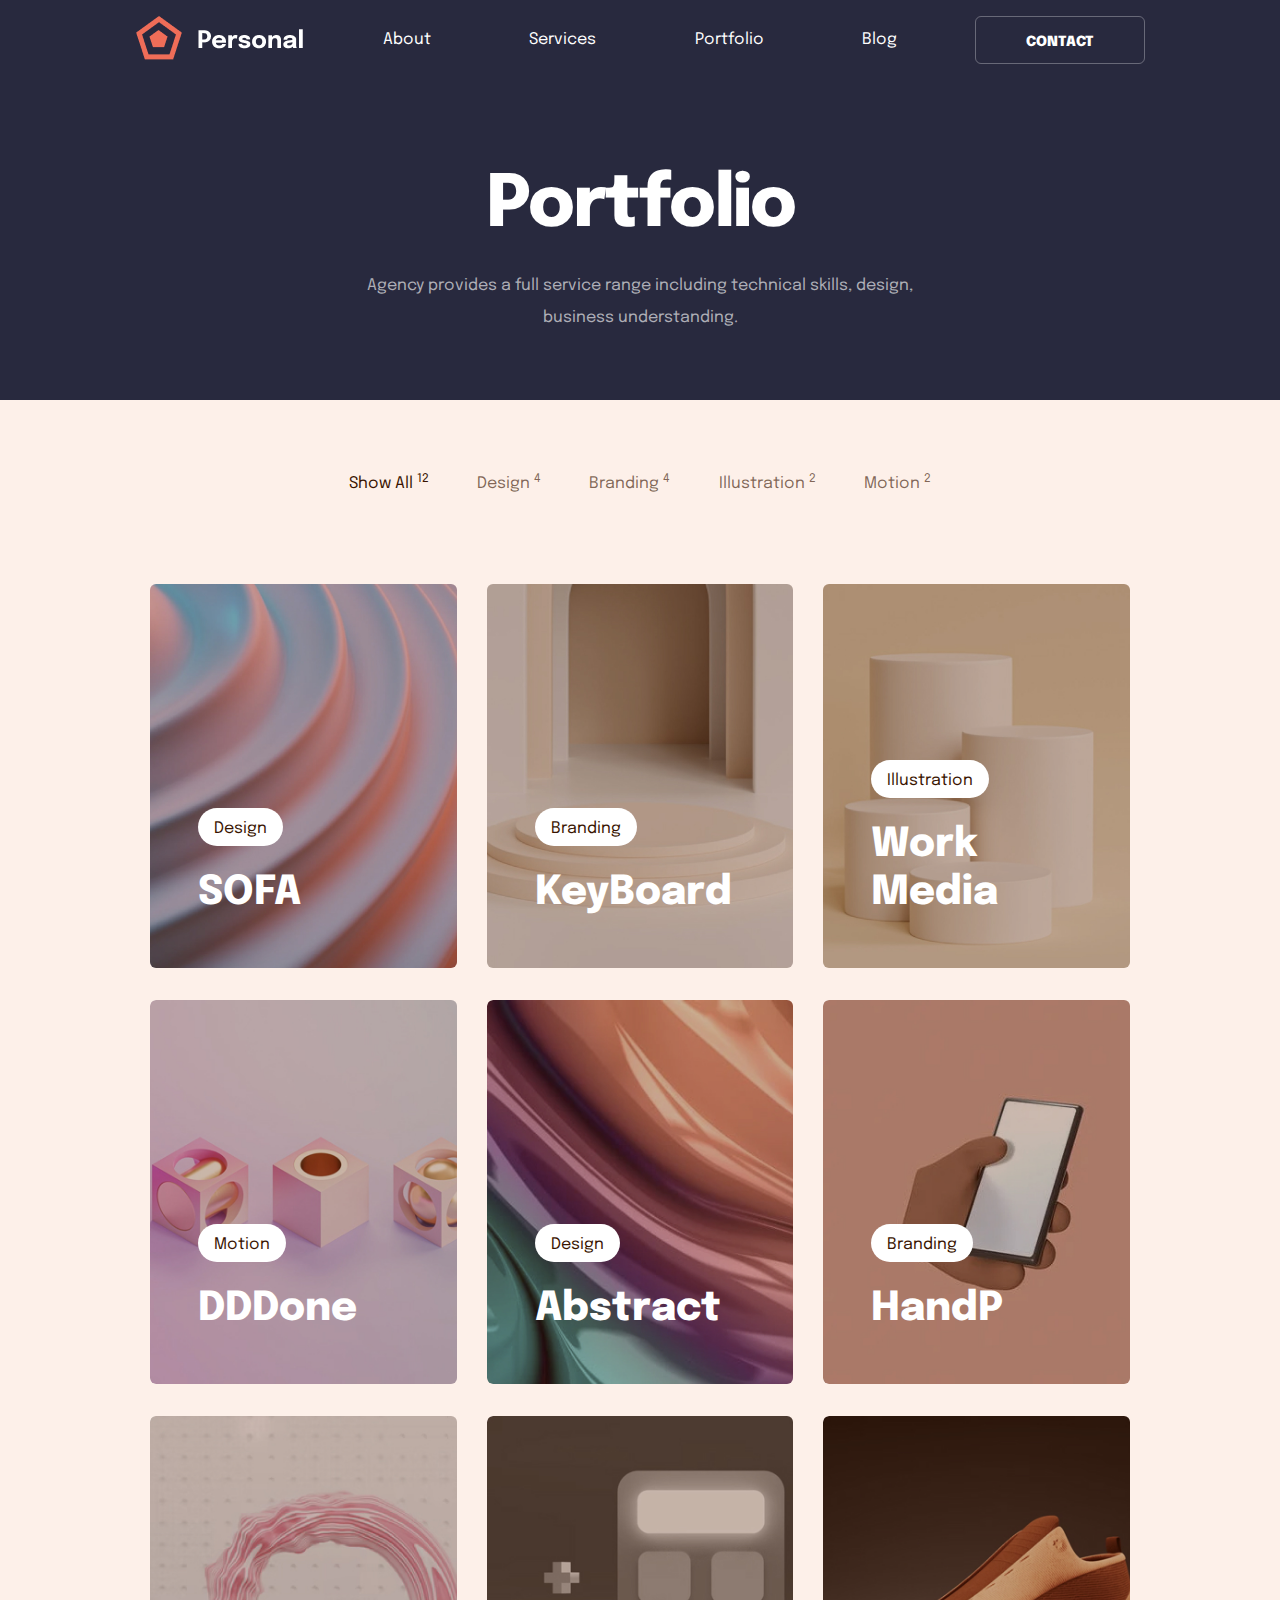
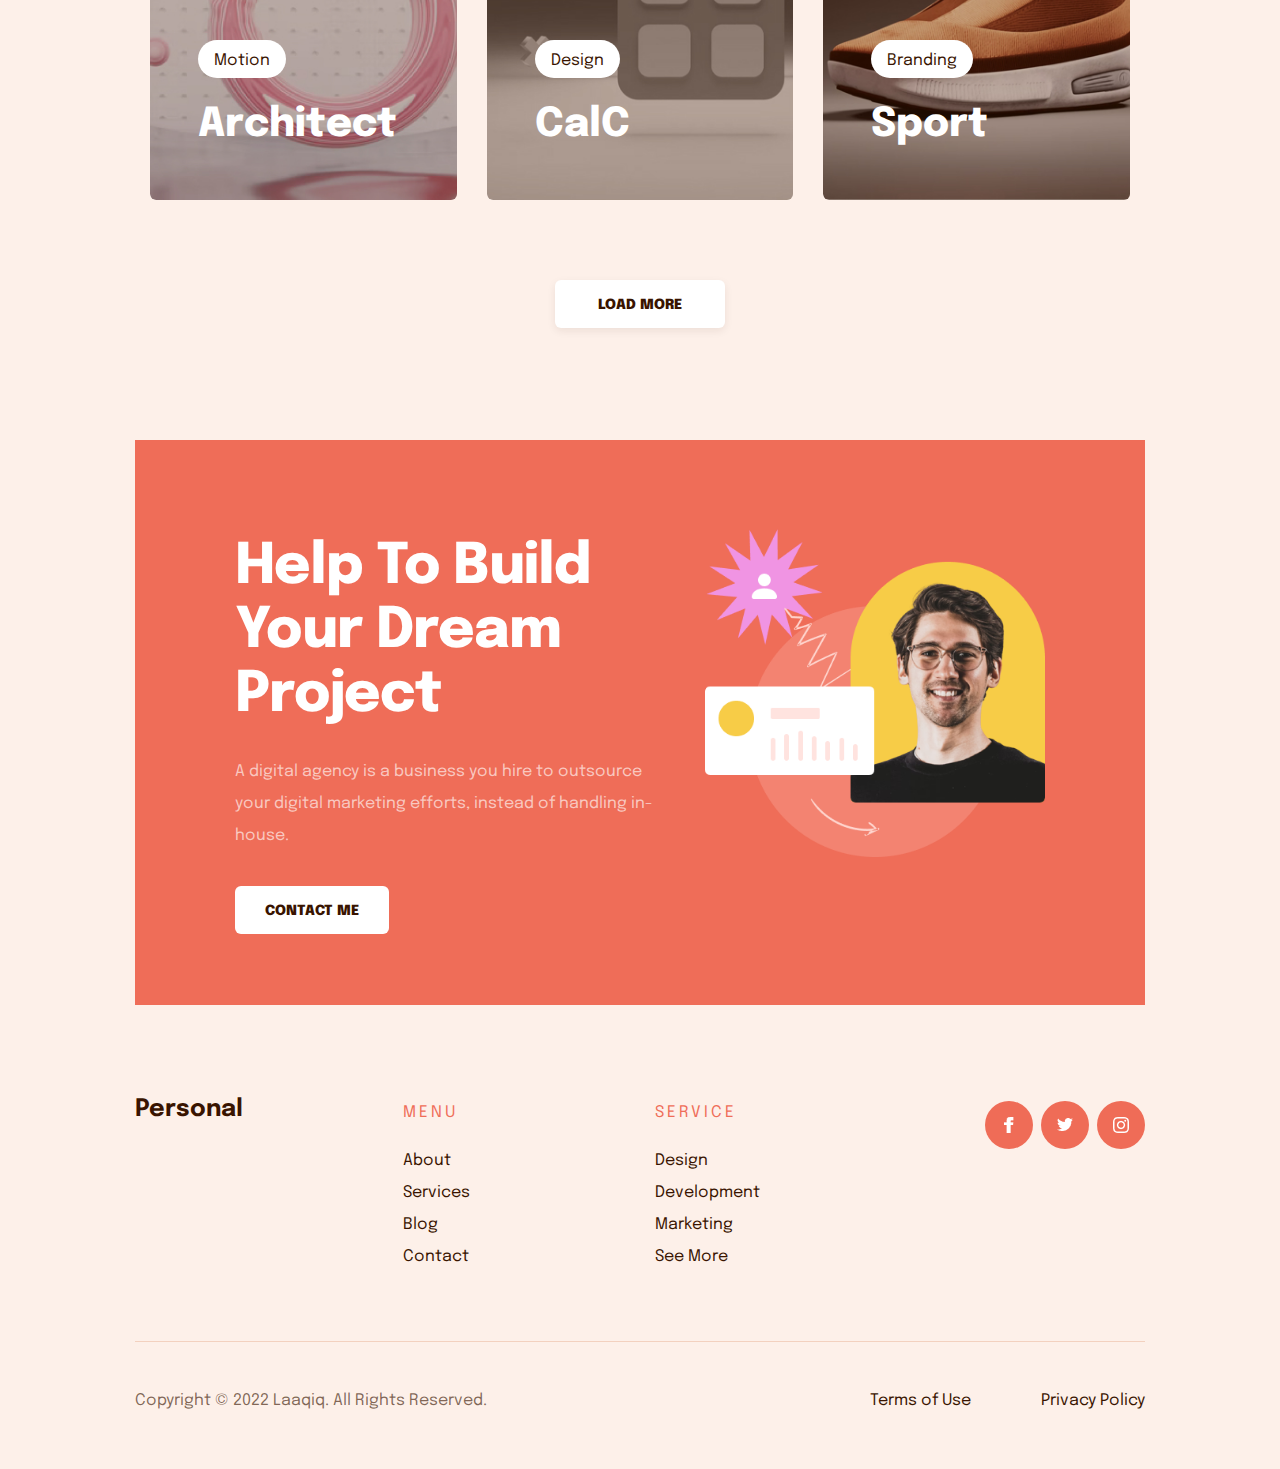
<file: WebSite_1/page/portfolio.html>
<!DOCTYPE html>
<html lang="en">
	<head>
		<meta http-equiv="content-type" content="text/html; charset=utf-8"> <!-- Тип и кодировка страницы -->
		<!-- <meta http-equiv="refresh" content="5; URL=home.html">  Через 5 секунд загрузить URL -->
		<meta name="viewport" content="width=device-width, height=device-height, target-densitydpi=device-dpi, initial-scale=1"> <!-- Для мобильной адаптации -->
		<!-- <meta name="viewport" content="width=device-width, initial-scale=1"> -->
		<title>AGENCY - Portfolio</title>
		<link rel="icon" href="../favicon.png"> <!-- иконка 32×32 -->
		<link rel="preconnect" href="https://fonts.googleapis.com"> <!-- Шрифт -->
		<link rel="preconnect" href="https://fonts.gstatic.com" crossorigin> <!-- Шрифт -->
		<link href="https://fonts.googleapis.com/css2?family=Epilogue:wght@400;700;800&display=swap" rel="stylesheet"> <!-- Шрифт -->
		<link rel="stylesheet" href="../style/style.css" type="text/css"> <!-- Стили общие -->
		<link rel="stylesheet" href="../style/style-page-portfolio.css" type="text/css"> <!-- Стили для странички -->
	</head>
	<body>
		<!-- ШАПКА -->
		<header class="header">
			<div class="body__container">
				<div>
					<div class="header__menu">
						<a class="header__logo" href="../index.html" title="AGENCY - Home">
							<img src="../image/logo.png" alt="Logo">
						</a>
						<details class="header__menu-box">
							<summary class="header__menu-icon"></summary>
							<nav class="header__menu-list">
								<a href="../index.html" title="AGENCY - Home">Home</a>
								<a href="aboutme.html" title="Go to the about me page">About</a>
								<a href="services.html" title="Go to the services page">Services</a>
								<a href="#" title="Go to the portfolio page">Portfolio</a>
								<a href="blog.html" title="Go to the blog page">Blog</a>
								<a href="contact.html" title="Go to the contact page">Contact</a>
							</nav>
						</details>
					</div>
					<nav class="header__nav">
						<a class="header__logo" href="../index.html" title="AGENCY - Home">
							<img src="../image/logo.png" alt="Logo" title="Logo AGENCY">
						</a>
						<ul class="header__list">
							<li>
								<a class="header__list-link text_anim3" href="aboutme.html" title="Go to the about me page">About</a>
							</li>
							<li>
								<a class="header__list-link text_anim3" href="services.html" title="Go to the services page">Services</a>
							</li>
							<li>
								<a class="header__list-link text_anim3" href="#" title="Go to the portfolio page">Portfolio</a>
							</li>
							<li>
								<a class="header__list-link text_anim3" href="blog.html" title="Go to the blog page">Blog</a>
							</li>
						</ul>
						<a class="header__btn-link btn_big btn_anim1" href="contact.html" title="Go to the contact page">Contact</a>
					</nav>
				</div>
			</div>
		</header>
		<!-- КОНТЕНТ -->
		<main>
			<section class="pp-title"> <!-- БЛОК 0 = TITLE -->
				<div class="body__container">
					<div class="pp-title__all">
						<h1 class="pp-title__title">Portfolio</h1>
						<p class="pp-title__text">Agency provides a full service range including technical skills, design, business understanding.</p>
					</div>
				</div>
			</section>
			<section class="pp-nav"> <!-- БЛОК 1 = NAV -->
				<div class="body__container">
					<h2 class="off">off</h2>
					<div class="pp-nav__all">
						<label for="filter"></label>
						<select class="pp-nav__mob-list" id="filter">
							<option class="mob-list-all" value="pp-block__list-point" selected>Show All</option>
							<option class="mob-list-design" value="post-design">Design</option>
							<option class="mob-list-brand" value="post-brand">Branding</option>
							<option class="mob-list-illus" value="post-illus">Illustration</option>
							<option class="mob-list-motion" value="post-motion">Motion</option>
						</select>
						<ul class="pp-nav__list">
							<li class="pp-nav__list-point text_anim1" onclick="visible_block('pp-block__list-point', 0, 1)">Show All <sup class="list-all">12</sup></li>
							<li class="pp-nav__list-point text_anim1" onclick="visible_block('post-design', 0, 1)">Design <sup class="list-design">4</sup></li>
							<li class="pp-nav__list-point text_anim1" onclick="visible_block('post-brand', 0, 1)">Branding <sup class="list-brand">4</sup></li>
							<li class="pp-nav__list-point text_anim1" onclick="visible_block('post-illus', 0, 1)">Illustration <sup class="list-illust">2</sup></li>
							<li class="pp-nav__list-point text_anim1" onclick="visible_block('post-motion', 0, 1)">Motion <sup class="list-motion">2</sup></li>
						</ul>
					</div>
				</div>
			</section>
			<section class="pp-block"> <!-- БЛОК 2 = BLOCK -->
				<div class="body__container">
					<div class="pp-block__all">
						<ul class="pp-block__list post-item">
							<li class="pp-block__list-point post-design"> <!-- 1 -->
								<a class="pp-block__list-fon pp-block__list-img-1 list_anim2" href="../error-404.html" title="Go to the project description page &laquo;SOFA&raquo;">
									<div class="pp-block__box">
										<span class="pp-block__list-subtitle">Design</span>
										<h3 class="pp-block__title">SOFA</h3>
									</div>
								</a>
							</li>
							<li class="pp-block__list-point post-brand"> <!-- 2 -->
								<a class="pp-block__list-fon pp-block__list-img-2 list_anim2" href="../error-404.html" title="Go to the project description page &laquo;KeyBoard&raquo;">
									<div class="pp-block__box">
										<span class="pp-block__list-subtitle">Branding</span>
										<h3 class="pp-block__title">KeyBoard</h3>
									</div>
								</a>
							</li>
							<li class="pp-block__list-point post-illus"> <!-- 3 -->
								<a class="pp-block__list-fon pp-block__list-img-3 list_anim2" href="../error-404.html" title="Go to the project description page &laquo;Work Media&raquo;">
									<div class="pp-block__box">
										<span class="pp-block__list-subtitle">Illustration</span>
										<h3 class="pp-block__title">Work Media</h3>
									</div>
								</a>
							</li>
							<li class="pp-block__list-point post-motion"> <!-- 4 -->
								<a class="pp-block__list-fon pp-block__list-img-4 list_anim2" href="../error-404.html" title="Go to the project description page &laquo;DDDone&raquo;">
									<div class="pp-block__box">
										<span class="pp-block__list-subtitle">Motion</span>
										<h3 class="pp-block__title">DDDone</h3>
									</div>
								</a>
							</li>
							<li class="pp-block__list-point post-design"> <!-- 5 -->
								<a class="pp-block__list-fon pp-block__list-img-5 list_anim2" href="../error-404.html" title="Go to the project description page &laquo;SOFA&raquo;">
									<div class="pp-block__box">
										<span class="pp-block__list-subtitle">Design</span>
										<h3 class="pp-block__title">Abstract</h3>
									</div>
								</a>
							</li>
							<li class="pp-block__list-point post-brand"> <!-- 6 -->
								<a class="pp-block__list-fon pp-block__list-img-6 list_anim2" href="../error-404.html" title="Go to the project description page &laquo;HandP&raquo;">
									<div class="pp-block__box">
										<span class="pp-block__list-subtitle">Branding</span>
										<h3 class="pp-block__title">HandP</h3>
									</div>
								</a>
							</li>
							<li class="pp-block__list-point post-motion"> <!-- 7 -->
								<a class="pp-block__list-fon pp-block__list-img-7 list_anim2" href="../error-404.html" title="Go to the project description page &laquo;Architect&raquo;">
									<div class="pp-block__box">
										<span class="pp-block__list-subtitle">Motion</span>
										<h3 class="pp-block__title">Architect</h3>
									</div>
								</a>
							</li>
							<li class="pp-block__list-point post-design"> <!-- 8 -->
								<a class="pp-block__list-fon pp-block__list-img-8 list_anim2" href="../error-404.html" title="Go to the project description page &laquo;CalC&raquo;">
									<div class="pp-block__box">
										<span class="pp-block__list-subtitle">Design</span>
										<h3 class="pp-block__title">CalC</h3>
									</div>
								</a>
							</li>
							<li class="pp-block__list-point post-brand"> <!-- 9 -->
								<a class="pp-block__list-fon pp-block__list-img-9 list_anim2" href="../error-404.html" title="Go to the project description page &laquo;Sport&raquo;">
									<div class="pp-block__box">
										<span class="pp-block__list-subtitle">Branding</span>
										<h3 class="pp-block__title">Sport</h3>
									</div>
								</a>
							</li>
							<li class="pp-block__list-point post-illus"> <!-- 10 -->
								<a class="pp-block__list-fon pp-block__list-img-10 list_anim2" href="../error-404.html" title="Go to the project description page &laquo;Work Media&raquo;">
									<div class="pp-block__box">
										<span class="pp-block__list-subtitle">Illustration</span>
										<h3 class="pp-block__title">Work Media</h3>
									</div>
								</a>
							</li>
							<li class="pp-block__list-point post-design"> <!-- 11 -->
								<a class="pp-block__list-fon pp-block__list-img-11 list_anim2" href="../error-404.html" title="Go to the project description page &laquo;SOFA&raquo;">
									<div class="pp-block__box">
										<span class="pp-block__list-subtitle">Design</span>
										<h3 class="pp-block__title">SOFA</h3>
									</div>
								</a>
							</li>
							<li class="pp-block__list-point post-brand"> <!-- 12 -->
								<a class="pp-block__list-fon pp-block__list-img-12 list_anim2" href="../error-404.html" title="Go to the project description page &laquo;HandP&raquo;">
									<div class="pp-block__box">
										<span class="pp-block__list-subtitle">Branding</span>
										<h3 class="pp-block__title">HandP</h3>
									</div>
								</a>
							</li>

							<li class="pp-block__list-point post-design"> <!-- 1 -->
								<a class="pp-block__list-fon pp-block__list-img-1 list_anim2" href="../error-404.html" title="Go to the project description page &laquo;SOFA&raquo;">
									<div class="pp-block__box">
										<span class="pp-block__list-subtitle">Design</span>
										<h3 class="pp-block__title">SOFA</h3>
									</div>
								</a>
							</li>
							<li class="pp-block__list-point post-brand"> <!-- 2 -->
								<a class="pp-block__list-fon pp-block__list-img-2 list_anim2" href="../error-404.html" title="Go to the project description page &laquo;KeyBoard&raquo;">
									<div class="pp-block__box">
										<span class="pp-block__list-subtitle">Branding</span>
										<h3 class="pp-block__title">KeyBoard</h3>
									</div>
								</a>
							</li>
							<li class="pp-block__list-point post-illus"> <!-- 3 -->
								<a class="pp-block__list-fon pp-block__list-img-3 list_anim2" href="../error-404.html" title="Go to the project description page &laquo;Work Media&raquo;">
									<div class="pp-block__box">
										<span class="pp-block__list-subtitle">Illustration</span>
										<h3 class="pp-block__title">Work Media</h3>
									</div>
								</a>
							</li>
							<li class="pp-block__list-point post-motion"> <!-- 4 -->
								<a class="pp-block__list-fon pp-block__list-img-4 list_anim2" href="../error-404.html" title="Go to the project description page &laquo;DDDone&raquo;">
									<div class="pp-block__box">
										<span class="pp-block__list-subtitle">Motion</span>
										<h3 class="pp-block__title">DDDone</h3>
									</div>
								</a>
							</li>
							<li class="pp-block__list-point post-design"> <!-- 5 -->
								<a class="pp-block__list-fon pp-block__list-img-5 list_anim2" href="../error-404.html" title="Go to the project description page &laquo;SOFA&raquo;">
									<div class="pp-block__box">
										<span class="pp-block__list-subtitle">Design</span>
										<h3 class="pp-block__title">Abstract</h3>
									</div>
								</a>
							</li>
							<li class="pp-block__list-point post-brand"> <!-- 6 -->
								<a class="pp-block__list-fon pp-block__list-img-6 list_anim2" href="../error-404.html" title="Go to the project description page &laquo;HandP&raquo;">
									<div class="pp-block__box">
										<span class="pp-block__list-subtitle">Branding</span>
										<h3 class="pp-block__title">HandP</h3>
									</div>
								</a>
							</li>
							<li class="pp-block__list-point post-motion"> <!-- 7 -->
								<a class="pp-block__list-fon pp-block__list-img-7 list_anim2" href="../error-404.html" title="Go to the project description page &laquo;Architect&raquo;">
									<div class="pp-block__box">
										<span class="pp-block__list-subtitle">Motion</span>
										<h3 class="pp-block__title">Architect</h3>
									</div>
								</a>
							</li>
							<li class="pp-block__list-point post-design"> <!-- 8 -->
								<a class="pp-block__list-fon pp-block__list-img-8 list_anim2" href="../error-404.html" title="Go to the project description page &laquo;CalC&raquo;">
									<div class="pp-block__box">
										<span class="pp-block__list-subtitle">Design</span>
										<h3 class="pp-block__title">CalC</h3>
									</div>
								</a>
							</li>
							<li class="pp-block__list-point post-brand"> <!-- 9 -->
								<a class="pp-block__list-fon pp-block__list-img-9 list_anim2" href="../error-404.html" title="Go to the project description page &laquo;Sport&raquo;">
									<div class="pp-block__box">
										<span class="pp-block__list-subtitle">Branding</span>
										<h3 class="pp-block__title">Sport</h3>
									</div>
								</a>
							</li>
							<li class="pp-block__list-point post-illus"> <!-- 10 -->
								<a class="pp-block__list-fon pp-block__list-img-10 list_anim2" href="../error-404.html" title="Go to the project description page &laquo;Work Media&raquo;">
									<div class="pp-block__box">
										<span class="pp-block__list-subtitle">Illustration</span>
										<h3 class="pp-block__title">Work Media</h3>
									</div>
								</a>
							</li>
							<li class="pp-block__list-point post-design"> <!-- 11 -->
								<a class="pp-block__list-fon pp-block__list-img-11 list_anim2" href="../error-404.html" title="Go to the project description page &laquo;SOFA&raquo;">
									<div class="pp-block__box">
										<span class="pp-block__list-subtitle">Design</span>
										<h3 class="pp-block__title">SOFA</h3>
									</div>
								</a>
							</li>
							<li class="pp-block__list-point post-brand"> <!-- 12 -->
								<a class="pp-block__list-fon pp-block__list-img-12 list_anim2" href="../error-404.html" title="Go to the project description page &laquo;HandP&raquo;">
									<div class="pp-block__box">
										<span class="pp-block__list-subtitle">Branding</span>
										<h3 class="pp-block__title">HandP</h3>
									</div>
								</a>
							</li>

							<li class="pp-block__list-point post-design"> <!-- 1 -->
								<a class="pp-block__list-fon pp-block__list-img-1 list_anim2" href="../error-404.html" title="Go to the project description page &laquo;SOFA&raquo;">
									<div class="pp-block__box">
										<span class="pp-block__list-subtitle">Design</span>
										<h3 class="pp-block__title">SOFA</h3>
									</div>
								</a>
							</li>
							<li class="pp-block__list-point post-brand"> <!-- 2 -->
								<a class="pp-block__list-fon pp-block__list-img-2 list_anim2" href="../error-404.html" title="Go to the project description page &laquo;KeyBoard&raquo;">
									<div class="pp-block__box">
										<span class="pp-block__list-subtitle">Branding</span>
										<h3 class="pp-block__title">KeyBoard</h3>
									</div>
								</a>
							</li>
							<li class="pp-block__list-point post-illus"> <!-- 3 -->
								<a class="pp-block__list-fon pp-block__list-img-3 list_anim2" href="../error-404.html" title="Go to the project description page &laquo;Work Media&raquo;">
									<div class="pp-block__box">
										<span class="pp-block__list-subtitle">Illustration</span>
										<h3 class="pp-block__title">Work Media</h3>
									</div>
								</a>
							</li>
							<li class="pp-block__list-point post-motion"> <!-- 4 -->
								<a class="pp-block__list-fon pp-block__list-img-4 list_anim2" href="../error-404.html" title="Go to the project description page &laquo;DDDone&raquo;">
									<div class="pp-block__box">
										<span class="pp-block__list-subtitle">Motion</span>
										<h3 class="pp-block__title">DDDone</h3>
									</div>
								</a>
							</li>
							<li class="pp-block__list-point post-design"> <!-- 5 -->
								<a class="pp-block__list-fon pp-block__list-img-5 list_anim2" href="../error-404.html" title="Go to the project description page &laquo;SOFA&raquo;">
									<div class="pp-block__box">
										<span class="pp-block__list-subtitle">Design</span>
										<h3 class="pp-block__title">Abstract</h3>
									</div>
								</a>
							</li>
							<li class="pp-block__list-point post-brand"> <!-- 6 -->
								<a class="pp-block__list-fon pp-block__list-img-6 list_anim2" href="../error-404.html" title="Go to the project description page &laquo;HandP&raquo;">
									<div class="pp-block__box">
										<span class="pp-block__list-subtitle">Branding</span>
										<h3 class="pp-block__title">HandP</h3>
									</div>
								</a>
							</li>
							<li class="pp-block__list-point post-motion"> <!-- 7 -->
								<a class="pp-block__list-fon pp-block__list-img-7 list_anim2" href="../error-404.html" title="Go to the project description page &laquo;Architect&raquo;">
									<div class="pp-block__box">
										<span class="pp-block__list-subtitle">Motion</span>
										<h3 class="pp-block__title">Architect</h3>
									</div>
								</a>
							</li>
							<li class="pp-block__list-point post-design"> <!-- 8 -->
								<a class="pp-block__list-fon pp-block__list-img-8 list_anim2" href="../error-404.html" title="Go to the project description page &laquo;CalC&raquo;">
									<div class="pp-block__box">
										<span class="pp-block__list-subtitle">Design</span>
										<h3 class="pp-block__title">CalC</h3>
									</div>
								</a>
							</li>
							<li class="pp-block__list-point post-brand"> <!-- 9 -->
								<a class="pp-block__list-fon pp-block__list-img-9 list_anim2" href="../error-404.html" title="Go to the project description page &laquo;Sport&raquo;">
									<div class="pp-block__box">
										<span class="pp-block__list-subtitle">Branding</span>
										<h3 class="pp-block__title">Sport</h3>
									</div>
								</a>
							</li>
							<li class="pp-block__list-point post-illus"> <!-- 10 -->
								<a class="pp-block__list-fon pp-block__list-img-10 list_anim2" href="../error-404.html" title="Go to the project description page &laquo;Work Media&raquo;">
									<div class="pp-block__box">
										<span class="pp-block__list-subtitle">Illustration</span>
										<h3 class="pp-block__title">Work Media</h3>
									</div>
								</a>
							</li>
							<li class="pp-block__list-point post-design"> <!-- 11 -->
								<a class="pp-block__list-fon pp-block__list-img-11 list_anim2" href="../error-404.html" title="Go to the project description page &laquo;SOFA&raquo;">
									<div class="pp-block__box">
										<span class="pp-block__list-subtitle">Design</span>
										<h3 class="pp-block__title">SOFA</h3>
									</div>
								</a>
							</li>
							<li class="pp-block__list-point post-brand"> <!-- 12 -->
								<a class="pp-block__list-fon pp-block__list-img-12 list_anim2" href="../error-404.html" title="Go to the project description page &laquo;HandP&raquo;">
									<div class="pp-block__box">
										<span class="pp-block__list-subtitle">Branding</span>
										<h3 class="pp-block__title">HandP</h3>
									</div>
								</a>
							</li>

							<li class="pp-block__list-point post-design"> <!-- 1 -->
								<a class="pp-block__list-fon pp-block__list-img-1 list_anim2" href="../error-404.html" title="Go to the project description page &laquo;SOFA&raquo;">
									<div class="pp-block__box">
										<span class="pp-block__list-subtitle">Design</span>
										<h3 class="pp-block__title">SOFA</h3>
									</div>
								</a>
							</li>
							<li class="pp-block__list-point post-brand"> <!-- 2 -->
								<a class="pp-block__list-fon pp-block__list-img-2 list_anim2" href="../error-404.html" title="Go to the project description page &laquo;KeyBoard&raquo;">
									<div class="pp-block__box">
										<span class="pp-block__list-subtitle">Branding</span>
										<h3 class="pp-block__title">KeyBoard</h3>
									</div>
								</a>
							</li>
							<li class="pp-block__list-point post-illus"> <!-- 3 -->
								<a class="pp-block__list-fon pp-block__list-img-3 list_anim2" href="../error-404.html" title="Go to the project description page &laquo;Work Media&raquo;">
									<div class="pp-block__box">
										<span class="pp-block__list-subtitle">Illustration</span>
										<h3 class="pp-block__title">Work Media</h3>
									</div>
								</a>
							</li>
							<li class="pp-block__list-point post-motion"> <!-- 4 -->
								<a class="pp-block__list-fon pp-block__list-img-4 list_anim2" href="../error-404.html" title="Go to the project description page &laquo;DDDone&raquo;">
									<div class="pp-block__box">
										<span class="pp-block__list-subtitle">Motion</span>
										<h3 class="pp-block__title">DDDone</h3>
									</div>
								</a>
							</li>
							<li class="pp-block__list-point post-design"> <!-- 5 -->
								<a class="pp-block__list-fon pp-block__list-img-5 list_anim2" href="../error-404.html" title="Go to the project description page &laquo;SOFA&raquo;">
									<div class="pp-block__box">
										<span class="pp-block__list-subtitle">Design</span>
										<h3 class="pp-block__title">Abstract</h3>
									</div>
								</a>
							</li>
							<li class="pp-block__list-point post-brand"> <!-- 6 -->
								<a class="pp-block__list-fon pp-block__list-img-6 list_anim2" href="../error-404.html" title="Go to the project description page &laquo;HandP&raquo;">
									<div class="pp-block__box">
										<span class="pp-block__list-subtitle">Branding</span>
										<h3 class="pp-block__title">HandP</h3>
									</div>
								</a>
							</li>
							<li class="pp-block__list-point post-motion"> <!-- 7 -->
								<a class="pp-block__list-fon pp-block__list-img-7 list_anim2" href="../error-404.html" title="Go to the project description page &laquo;Architect&raquo;">
									<div class="pp-block__box">
										<span class="pp-block__list-subtitle">Motion</span>
										<h3 class="pp-block__title">Architect</h3>
									</div>
								</a>
							</li>
							<li class="pp-block__list-point post-design"> <!-- 8 -->
								<a class="pp-block__list-fon pp-block__list-img-8 list_anim2" href="../error-404.html" title="Go to the project description page &laquo;CalC&raquo;">
									<div class="pp-block__box">
										<span class="pp-block__list-subtitle">Design</span>
										<h3 class="pp-block__title">CalC</h3>
									</div>
								</a>
							</li>
							<li class="pp-block__list-point post-brand"> <!-- 9 -->
								<a class="pp-block__list-fon pp-block__list-img-9 list_anim2" href="../error-404.html" title="Go to the project description page &laquo;Sport&raquo;">
									<div class="pp-block__box">
										<span class="pp-block__list-subtitle">Branding</span>
										<h3 class="pp-block__title">Sport</h3>
									</div>
								</a>
							</li>
							<li class="pp-block__list-point post-illus"> <!-- 10 -->
								<a class="pp-block__list-fon pp-block__list-img-10 list_anim2" href="../error-404.html" title="Go to the project description page &laquo;Work Media&raquo;">
									<div class="pp-block__box">
										<span class="pp-block__list-subtitle">Illustration</span>
										<h3 class="pp-block__title">Work Media</h3>
									</div>
								</a>
							</li>
							<li class="pp-block__list-point post-design"> <!-- 11 -->
								<a class="pp-block__list-fon pp-block__list-img-11 list_anim2" href="../error-404.html" title="Go to the project description page &laquo;SOFA&raquo;">
									<div class="pp-block__box">
										<span class="pp-block__list-subtitle">Design</span>
										<h3 class="pp-block__title">SOFA</h3>
									</div>
								</a>
							</li>
							<li class="pp-block__list-point post-brand"> <!-- 12 -->
								<a class="pp-block__list-fon pp-block__list-img-12 list_anim2" href="../error-404.html" title="Go to the project description page &laquo;HandP&raquo;">
									<div class="pp-block__box">
										<span class="pp-block__list-subtitle">Branding</span>
										<h3 class="pp-block__title">HandP</h3>
									</div>
								</a>
							</li>
						</ul>
						<div class="pp-block__btn-box">
							<div class="pp-block__btn-link btn_big btn_anim3" title="Show All" onclick="visible_block(filter_point, 1, 0)">Load More</div>
						</div>
					</div>
				</div>
			</section>
			<section class="pp-contact"> <!-- БЛОК 3 = CONTACT -->
				<div class="body__container">
					<div class="pp-contact__all">
						<div class="pp-contact__info">
							<h2 class="pp-contact__title">Help To Build Your Dream Project</h2>
							<p class="pp-contact__text">A digital agency is a business you hire to outsource your digital marketing efforts, instead of handling in-house.</p>
							<a class="pp-contact__btn-link btn_big btn_anim4" href="../page/contact.html" title="Go to the contact page">Contact me</a>
						</div>
						<div class="pp-contact__img-box">
							<img class="pp-contact__img" src="../image/pic6.png" alt="Photo of the author" title="Photo of Gabriel Pires">
						</div>
					</div>
				</div>
			</section>
		</main>
		<!-- ПОДВАЛ -->
		<footer class="footer">
			<div class="body__container">
				<nav class="footer__all">
					<div class="footer__title-box">
						<a class="footer__title text_anim1" href="../index.html" title="AGENCY - Home">Personal</a>
					</div>
					<div class="footer__menu">
						<h5 class="footer__subtitle">Menu</h5>
						<ul class="footer__list">
							<li>
								<a class="text_anim1" href="aboutme.html" title="Go to the about me page">About</a>
							</li>
							<li>
								<a class="text_anim1" href="services.html" title="Go to the services page">Services</a>
							</li>
							<li>
								<a class="text_anim1" href="blog.html" title="Go to the blog page">Blog</a>
							</li>
							<li>
								<a class="text_anim1" href="contact.html" title="Go to the contact page">Contact</a>
							</li>
						</ul>
					</div>
					<div class="footer__menu">
						<h5 class="footer__subtitle">Service</h5>
						<ul class="footer__list">
							<li>
								<a class="text_anim1" href="services.html#design" title="Design section in Services">Design</a>
							</li>
							<li>
								<a class="text_anim1" href="services.html#development" title="Development section in Services">Development</a>
							</li>
							<li>
								<a class="text_anim1" href="services.html#marketing" title="Marketing section in Services">Marketing</a>
							</li>
							<li>
								<a class="text_anim1" href="services.html" title="Go to the services page">See More</a>
							</li>
						</ul>
					</div>
					<ul class="footer__icon-link">
						<li>
							<a class="btn_anim5" href="https://www.facebook.com/" title="Facebook">
								<span></span> <!-- Для анимации btn_anim5-->
								<span class="footer__icon">
									<i class="footer__icon-img-1"></i>
								</span>
							</a>
						</li>
						<li>
							<a class="btn_anim5" href="https://twitter.com/" title="Twitter">
								<span></span> <!-- Для анимации btn_anim5-->
								<span class="footer__icon">
									<i class="footer__icon-img-2"></i>
								</span>
							</a>
						</li>
						<li>
							<a class="btn_anim5" href="https://www.instagram.com/" title="Instagram">
								<span></span> <!-- Для анимации btn_anim5-->
								<span class="footer__icon">
									<i class="footer__icon-img-3"></i>
								</span>
							</a>
						</li>
					</ul>
				</nav>
				<div class="footer__line"></div>
				<div class="footer__copy">
					<p class="footer__copy-info">Copyright © 2022 Laaqiq. All Rights Reserved.</p>
					<div class="footer__copy-box">
						<a class="footer__copy-link text_anim1" href="../error-404.html" title="Read the Terms of Use">Terms of Use</a>
						<a class="footer__copy-link text_anim1" href="../error-404.html" title="Read the Privacy Policy">Privacy Policy</a>
					</div>
				</div>
			</div>
		</footer>
		<!-- СКРИПТЫ -->
		<script src="../script/for-page-portfolio.js"></script>
	</body>
</html>
</file>
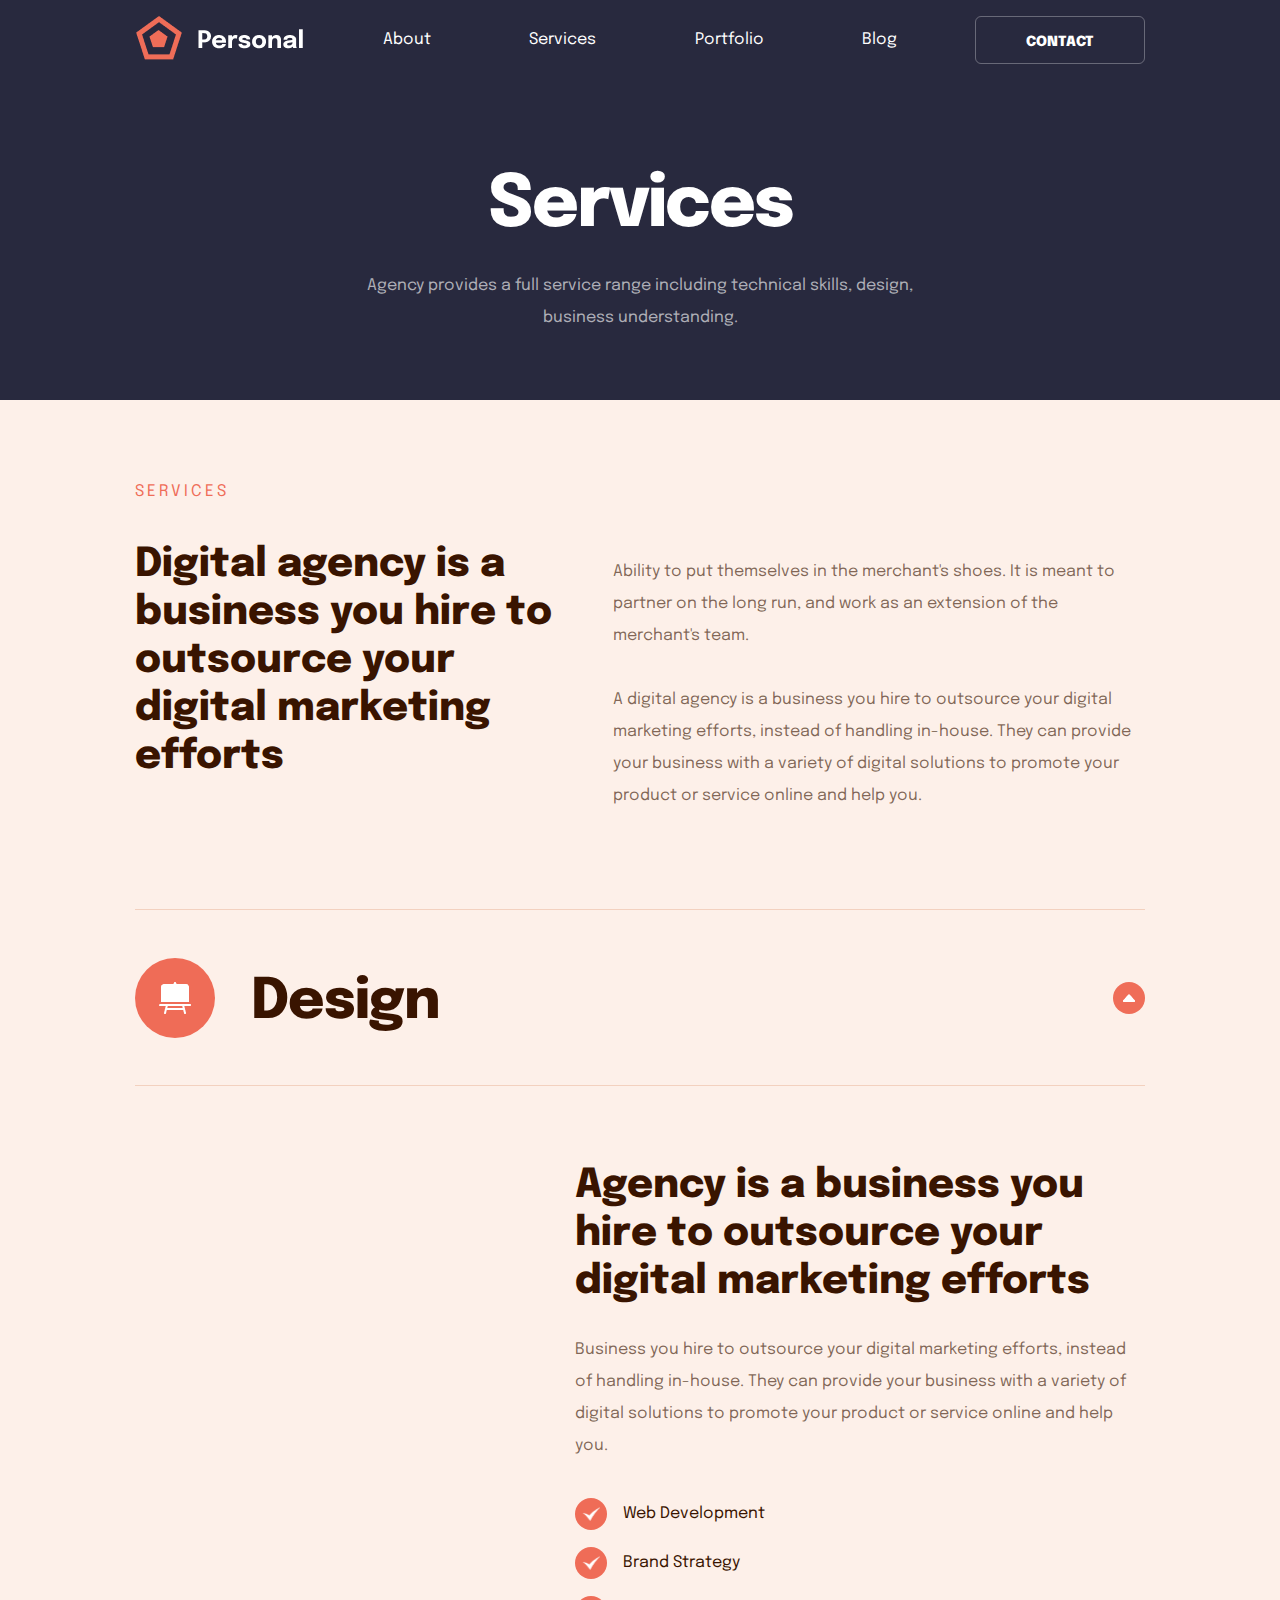
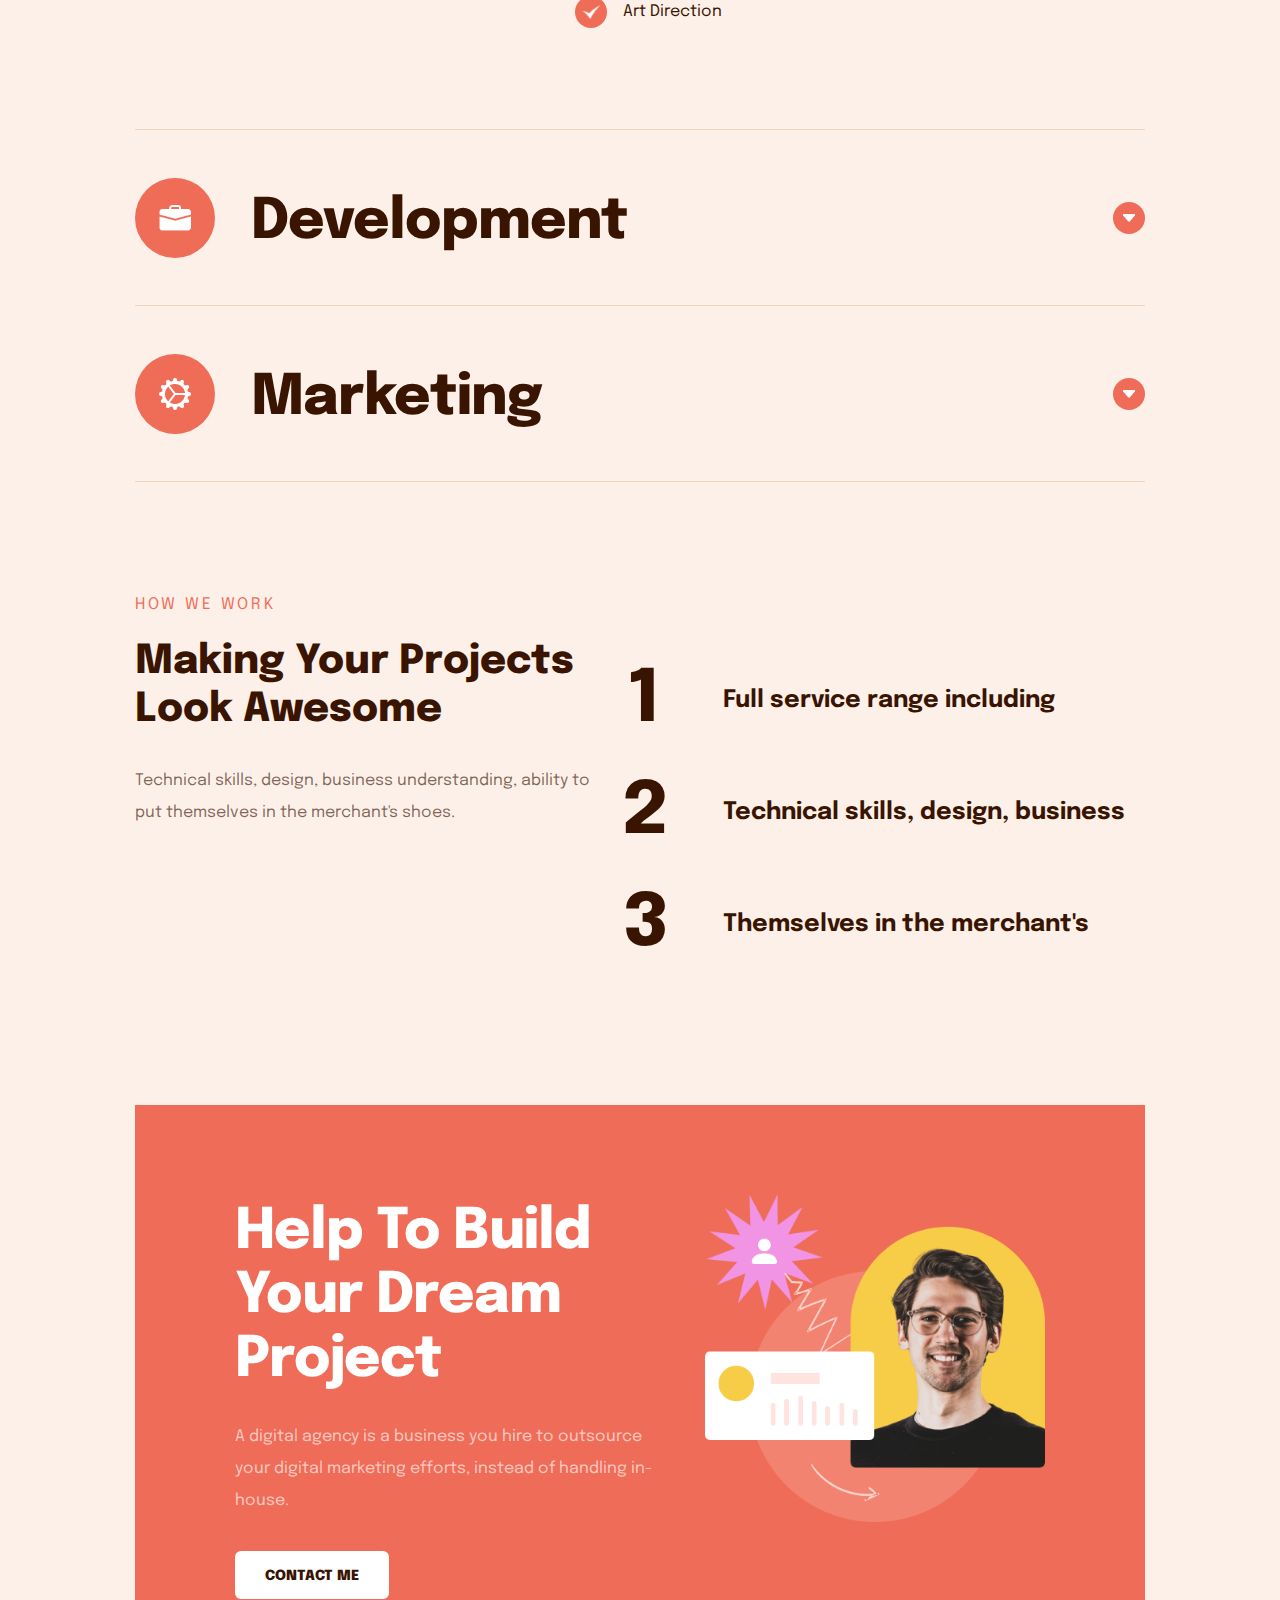
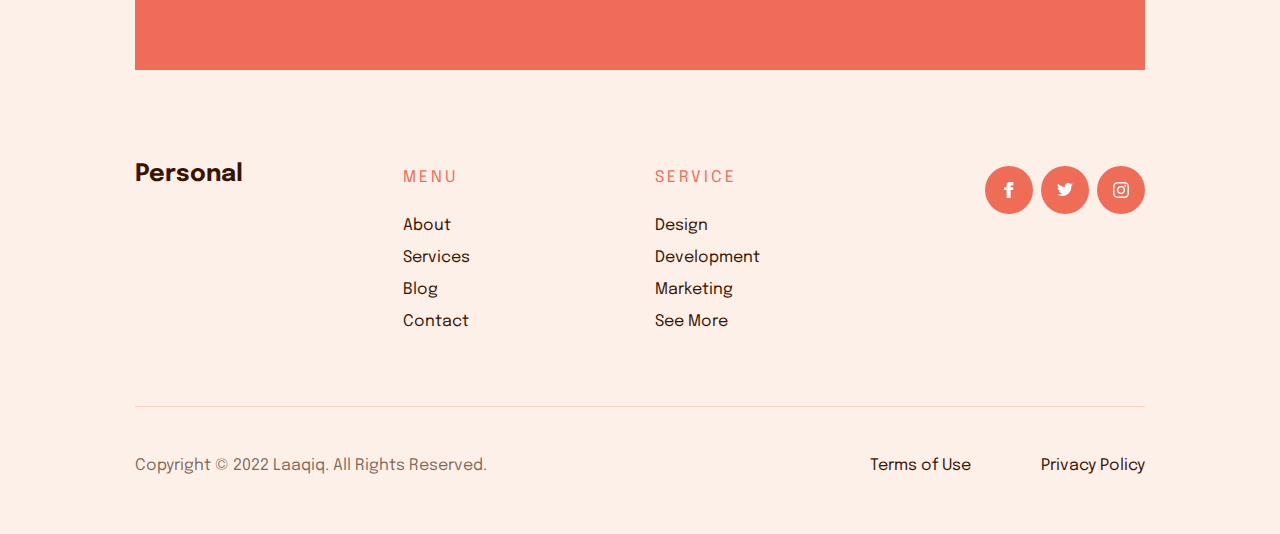
<file: WebSite_1/page/services.html>
<!DOCTYPE html>
<html lang="en">
	<head>
		<meta http-equiv="content-type" content="text/html; charset=utf-8"> <!-- Тип и кодировка страницы -->
		<!-- <meta http-equiv="refresh" content="5; URL=home.html">  Через 5 секунд загрузить URL -->
		<meta name="viewport" content="width=device-width, height=device-height, target-densitydpi=device-dpi, initial-scale=1"> <!-- Для мобильной адаптации -->
		<!-- <meta name="viewport" content="width=device-width, initial-scale=1"> -->
		<title>AGENCY - Services</title>
		<link rel="icon" href="../favicon.png"> <!-- иконка 32×32 -->
		<link rel="preconnect" href="https://fonts.googleapis.com"> <!-- Шрифт -->
		<link rel="preconnect" href="https://fonts.gstatic.com" crossorigin> <!-- Шрифт -->
		<link href="https://fonts.googleapis.com/css2?family=Epilogue:wght@400;700;800&display=swap" rel="stylesheet"> <!-- Шрифт -->
		<link rel="stylesheet" href="../style/style.css" type="text/css"> <!-- Стили общие -->
		<link rel="stylesheet" href="../style/style-page-services.css" type="text/css"> <!-- Стили для странички -->
	</head>
	<body>
		<!-- ШАПКА -->
		<header class="header">
			<div class="body__container">
				<div>
					<div class="header__menu">
						<a class="header__logo" href="../index.html" title="AGENCY - Home">
							<img src="../image/logo.png" alt="Logo" title="Logo AGENCY">
						</a>
						<details class="header__menu-box">
							<summary class="header__menu-icon"></summary>
							<nav class="header__menu-list">
								<a href="../index.html" title="AGENCY - Home">Home</a>
								<a href="aboutme.html" title="Go to the about me page">About</a>
								<a href="services.html" title="Go to the services page">Services</a>
								<a href="portfolio.html" title="Go to the portfolio page">Portfolio</a>
								<a href="blog.html" title="Go to the blog page">Blog</a>
								<a href="contact.html" title="Go to the contact page">Contact</a>
							</nav>
						</details>
					</div>
					<nav class="header__nav">
						<a class="header__logo" href="../index.html" title="AGENCY - Home">
							<img src="../image/logo.png" alt="Logo" title="Logo AGENCY">
						</a>
						<ul class="header__list">
							<li>
								<a class="header__list-link text_anim3" href="aboutme.html" title="Go to the about me page">About</a>
							</li>
							<li>
								<a class="header__list-link text_anim3" href="#" title="Go to the services page">Services</a>
							</li>
							<li>
								<a class="header__list-link text_anim3" href="portfolio.html" title="Go to the portfolio page">Portfolio</a>
							</li>
							<li>
								<a class="header__list-link text_anim3" href="blog.html" title="Go to the blog page">Blog</a>
							</li>
						</ul>
						<a class="header__btn-link btn_big btn_anim1" href="contact.html" title="Go to the contact page">Contact</a>
					</nav>
				</div>
			</div>
		</header>
		<!-- КОНТЕНТ -->
		<main>
			<section class="ps-title"> <!-- БЛОК 0 -->
				<div class="body__container">
					<div class="ps-title__all">
						<h1 class="ps-title__title">Services</h1>
						<p class="ps-title__text">Agency provides a full service range including technical skills, design, business understanding.</p>
					</div>
				</div>
			</section>
			<section class="ps-info"> <!-- БЛОК 1 = INFO -->
				<div class="body__container">
					<div class="ps-info__all">
						<div class="ps-info__title-box">
							<h5>Services</h5>
							<h3 class="ps-info__title">Digital agency is a business you hire to outsource your digital marketing efforts</h3>
						</div>
						<div class="ps-info__text">
							<p>Ability to put themselves in the merchant's shoes. It is meant to partner on the long run, and work as an extension of the merchant's team.<br><br>A digital agency is a business you hire to outsource your digital marketing efforts, instead of handling in-house. They can provide your business with a variety of digital solutions to promote your product or service online and help you.</p>
						</div>
					</div>
				</div>
			</section>
			<section class="ps-list"> <!-- БЛОК 2 = LIST -->
				<div class="body__container">
					<div class="ps-list__all">
						<details class="ps-list__block" open>
							<summary class="ps-list__block-title">
								<span class="ps-list__box">
									<span class="ps-list__circle">
										<span class="ps-list__circle-img-1"></span>
									</span>
									<span class="ps-list__name">Design</span>
								</span>
								<span class="ps-list__status">
									<span class="ps-list__icon-img"></span>
								</span>
							</summary>
							<div class="ps-list__block-info" id="design">
								<h3>Agency is a business you hire to outsource your digital marketing efforts</h3>
								<p class="ps-list__block-text">Business you hire to outsource your digital marketing efforts, instead of handling in-house. They can provide your business with a variety of digital solutions to promote your product or service online and help you.</p>
								<ul class="ps-list__list text_anim4">
									<li class="ps-list__list-point">
										<span class="ps-list__icon">
											<span class="ps-list__icon-img-p"></span>
										</span>
										<span>Web Development</span>
									</li>
									<li class="ps-list__list-point">
										<span class="ps-list__icon">
											<span class="ps-list__icon-img-p"></span>
										</span>
										<span>Brand Strategy</span>
									</li>
									<li class="ps-list__list-point">
										<span class="ps-list__icon">
											<span class="ps-list__icon-img-p"></span>
										</span>
										<span>Art Direction</span>
									</li>
								</ul>
							</div>
						</details>
						<details class="ps-list__block">
							<summary class="ps-list__block-title">
								<span class="ps-list__box">
									<span class="ps-list__circle">
										<span class="ps-list__circle-img-2"></span>
									</span>
									<span class="ps-list__name">Deve&#173;lopment</span>
								</span>
								<span class="ps-list__status">
									<span class="ps-list__icon-img"></span>
								</span>
							</summary>
							<div class="ps-list__block-info" id="development">
								<h3>Your business with a variety of digital</h3>
								<p class="ps-list__block-text">Outsource your digital marketing efforts, instead of handling in-house. They can provide your business with a variety of digital solutions to promote your product or service online and help you.</p>
								<ul class="ps-list__list text_anim4">
									<li class="ps-list__list-point">
										<span class="ps-list__icon">
											<span class="ps-list__icon-img-p"></span>
										</span>
										<span>Web Development</span>
									</li>
									<li class="ps-list__list-point">
										<span class="ps-list__icon">
											<span class="ps-list__icon-img-p"></span>
										</span>
										<span>Brand Strategy</span>
									</li>
									<li class="ps-list__list-point">
										<span class="ps-list__icon">
											<span class="ps-list__icon-img-p"></span>
										</span>
										<span>Art Direction</span>
									</li>
								</ul>
							</div>
						</details>
						<details class="ps-list__block">
							<summary class="ps-list__block-title">
								<span class="ps-list__box">
									<span class="ps-list__circle">
										<span class="ps-list__circle-img-3"></span>
									</span>
									<span class="ps-list__name">Marke&#173;ting</span>
								</span>
								<span class="ps-list__status">
									<span class="ps-list__icon-img"></span>
								</span>
							</summary>
							<div class="ps-list__block-info" id="marketing">
								<h3>Performance marketing agencies specialize</h3>
								<p class="ps-list__block-text">Ability to put themselves in the merchant's shoes. It is meant to partner on the long run, and work as an extension of the merchant's team.</p>
								<ul class="ps-list__list text_anim4">
									<li class="ps-list__list-point">
										<span class="ps-list__icon">
											<span class="ps-list__icon-img-p"></span>
										</span>
										<span>Web Development</span>
									</li>
									<li class="ps-list__list-point">
										<span class="ps-list__icon">
											<span class="ps-list__icon-img-p"></span>
										</span>
										<span>Brand Strategy</span>
									</li>
									<li class="ps-list__list-point">
										<span class="ps-list__icon">
											<span class="ps-list__icon-img-p"></span>
										</span>
										<span>Art Direction</span>
									</li>
								</ul>
							</div>
						</details>
					</div>
				</div>
			</section>
			<section class="ps-work"> <!-- БЛОК 3 = WORK -->
				<div class="body__container">
					<div class="ps-work__all">
						<div class="ps-work__info">
							<h5>How we work</h5>
							<h3 class="ps-work__title">Making Your Projects Look Awesome</h3>
							<p>Technical skills, design, business understanding, ability to put themselves in the merchant's shoes.</p>
						</div>
						<ul class="ps-work__list">
							<li class="ps-work__list-point">
								<span class="ps-work__list-num ps-work__num_padd">1</span>
								<p class="ps-work__list-text text_anim4">Full service range including</p>
							</li>
							<li class="ps-work__list-point">
								<span class="ps-work__list-num">2</span>
								<p class="ps-work__list-text text_anim4">Technical skills, design, business</p>
							</li>
							<li class="ps-work__list-point">
								<span class="ps-work__list-num">3</span>
								<p class="ps-work__list-text text_anim4">Themselves in the merchant's</p>
							</li>
						</ul>
					</div>
				</div>
			</section>
			<section class="ps-contact"> <!-- БЛОК 4 = CONTACT -->
				<div class="body__container">
					<div class="ps-contact__all">
						<div class="ps-contact__info">
							<h2 class="ps-contact__title">Help To Build Your Dream Project</h2>
							<p class="ps-contact__text">A digital agency is a business you hire to outsource your digital marketing efforts, instead of handling in-house.</p>
							<a class="ps-contact__btn-link btn_big btn_anim4" href="../page/contact.html" title="Go to the contact page">Contact me</a>
						</div>
						<div class="ps-contact__img-box">
							<img class="ps-contact__img" src="../image/pic6.png" alt="Photo of the author" title="Photo of Gabriel Pires">
						</div>
					</div>
				</div>
			</section>
		</main>
		<!-- ПОДВАЛ -->
		<footer class="footer">
			<div class="body__container">
				<nav class="footer__all">
					<div class="footer__title-box">
						<a class="footer__title text_anim1" href="../index.html" title="AGENCY - Home">Personal</a>
					</div>
					<div class="footer__menu">
						<h5 class="footer__subtitle">Menu</h5>
						<ul class="footer__list">
							<li>
								<a class="text_anim1" href="aboutme.html" title="Go to the about me page">About</a>
							</li>
							<li>
								<a class="text_anim1" href="#" title="Go to the services page">Services</a>
							</li>
							<li>
								<a class="text_anim1" href="blog.html" title="Go to the blog page">Blog</a>
							</li>
							<li>
								<a class="text_anim1" href="contact.html" title="Go to the contact page">Contact</a>
							</li>
						</ul>
					</div>
					<div class="footer__menu">
						<h5 class="footer__subtitle">Service</h5>
						<ul class="footer__list">
							<li>
								<a class="text_anim1" href="services.html#design" title="Design section in Services">Design</a>
							</li>
							<li>
								<a class="text_anim1" href="services.html#development" title="Development section in Services">Development</a>
							</li>
							<li>
								<a class="text_anim1" href="services.html#marketing" title="Marketing section in Services">Marketing</a>
							</li>
							<li>
								<a class="text_anim1" href="services.html" title="Go to the services page">See More</a>
							</li>
						</ul>
					</div>
					<ul class="footer__icon-link">
						<li>
							<a class="btn_anim5" href="https://www.facebook.com/" title="Facebook">
								<span></span> <!-- Для анимации btn_anim5-->
								<span class="footer__icon">
									<i class="footer__icon-img-1"></i>
								</span>
							</a>
						</li>
						<li>
							<a class="btn_anim5" href="https://twitter.com/" title="Twitter">
								<span></span> <!-- Для анимации btn_anim5-->
								<span class="footer__icon">
									<i class="footer__icon-img-2"></i>
								</span>
							</a>
						</li>
						<li>
							<a class="btn_anim5" href="https://www.instagram.com/" title="Instagram">
								<span></span> <!-- Для анимации btn_anim5-->
								<span class="footer__icon">
									<i class="footer__icon-img-3"></i>
								</span>
							</a>
						</li>
					</ul>
				</nav>
				<div class="footer__line"></div>
				<div class="footer__copy">
					<p class="footer__copy-info">Copyright © 2022 Laaqiq. All Rights Reserved.</p>
					<div class="footer__copy-box">
						<a class="footer__copy-link text_anim1" href="../error-404.html" title="Read the Terms of Use">Terms of Use</a>
						<a class="footer__copy-link text_anim1" href="../error-404.html" title="Read the Privacy Policy">Privacy Policy</a>
					</div>
				</div>
			</div>
		</footer>
		<!-- СКРИПТЫ -->
		<script src="../script/for-page-services.js"></script>
	</body>
</html>
</file>
<file: WebSite_1/style/style-page-home.css>
@charset "UTF-8";
/* ----------------- Styles for page - home ---------------- */
@-webkit-keyframes openDetails {
    0% {
        line-height: 0;
    }
    100% {
        line-height: 32px;
    }
}
@keyframes openDetails {
    0% {
        line-height: 0;
    }
    100% {
        line-height: 32px;
    }
}
/* ------------------------ Block 0 ------------------------ */
.ph-title {
    background-color: #28293E;
    padding: 106px 0 139px 0;
}
.ph-title__all {
    display: -webkit-box;
    display: -ms-flexbox;
    display: flex;
    -webkit-box-pack: justify;
        -ms-flex-pack: justify;
            justify-content: space-between;
    -webkit-box-align: stretch;
        -ms-flex-align: stretch;
            align-items: stretch;
}
.ph-title__info {
    -webkit-box-ordinal-group: 2;
        -ms-flex-order: 1;
            order: 1;
    -webkit-box-flex: 0;
        -ms-flex: 0 1 490px;
            flex: 0 1 490px;
    -webkit-box-sizing: border-box;
            box-sizing: border-box;
    padding: 78px 20px 0 0;
}
.ph-title__title {
    color: #FFFFFF;
    margin: 24px 0;
}
.ph-title__text {
    color: rgba(255, 255, 255, 0.64);
    margin: 4px 0 34px 0;
}
.ph-title__btn-link {
    width: 154px;
    background: #EF6D58;
    color: #FFFFFF;
}
.ph-title__img-box {
    -webkit-box-ordinal-group: 3;
        -ms-flex-order: 2;
            order: 2;
    -webkit-box-flex: 0;
        -ms-flex: 0 2 568px;
            flex: 0 2 568px;
    -ms-flex-item-align: center;
        -ms-grid-row-align: center;
        align-self: center;
    width: 40%;
    position: relative;
    padding-top: 47.4%;
}
.ph-title__img {
    position: absolute;
    width: 100%;
    top: 0;
    left: 0;
}
/* ------------------------ Block 1 ------------------------ */
.ph-services {
    background-color: #FDF0E9;
    padding: 92px 0 100px 0;
    text-align: center;
}
.ph-services__title {
    margin: 20px 0 64px 0;
}
.ph-services__marketing {
    display: -webkit-box;
    display: -ms-flexbox;
    display: flex;
    -webkit-box-pack: center;
        -ms-flex-pack: center;
            justify-content: center;
    -webkit-box-align: stretch;
        -ms-flex-align: stretch;
            align-items: stretch;
    margin-bottom: 60px;
}
.ph-services__info {
    -webkit-box-flex: 1;
        -ms-flex: 1 1;
            flex: 1 1;
    border: 1px solid #F3D1BF;
    border-radius: 6px 0 0 6px;
    -webkit-box-sizing: border-box;
            box-sizing: border-box;
    padding: 48px;
    text-align: left;
    color: rgba(57, 20, 0, 0.64);
}
.ph-services__info_border {
    border-radius: 0 6px 6px 0;
}
.ph-services__subtitle {
    display: -webkit-box;
    display: -ms-flexbox;
    display: flex;
    -webkit-box-align: center;
        -ms-flex-align: center;
            align-items: center;
    line-height: 14px;
    margin-bottom: 28px;
}
.ph-services__icon {
    width: 80px;
    height: 80px;
    border-radius: 50%;
    background-color: #EF6C57;
    display: -webkit-box;
    display: -ms-flexbox;
    display: flex;
    -webkit-box-align: center;
        -ms-flex-align: center;
            align-items: center;
    -webkit-box-pack: center;
        -ms-flex-pack: center;
            justify-content: center;
    margin-right: 24px;
}
.ph-services__icon-img-1 {
    width: 32px;
    height: 32px;
    background-image: url("../image/icon/icon_list1.png");
}
.ph-services__icon-img-2 {
    width: 32px;
    height: 26px;
    background-image: url("../image/icon/icon_list1.png");
    background-position-x: -21px;
    background-size: 238px;
}
.ph-services__item {
    display: -webkit-box;
    display: -ms-flexbox;
    display: flex;
    -webkit-box-align: center;
        -ms-flex-align: center;
            align-items: center;
    margin-top: 30px;
}
.ph-services__btn {
    width: 48px;
    height: 48px;
    border-radius: 50%;
    background-color: #FFFFFF;
    display: -webkit-box;
    display: -ms-flexbox;
    display: flex;
    -webkit-box-align: center;
        -ms-flex-align: center;
            align-items: center;
    -webkit-box-pack: center;
        -ms-flex-pack: center;
            justify-content: center;
    margin-right: 16px;
    cursor: pointer;
    -webkit-box-shadow: 0 3px 9px rgba(57, 20, 0, 0.1);
            box-shadow: 0 3px 9px rgba(57, 20, 0, 0.1);
    -webkit-transition: all 2s ease-in-out;
    -o-transition: all 2s ease-in-out;
    transition: all 2s ease-in-out;
}
.ph-services__btn svg {
    -webkit-transition: all 1s ease-in-out;
    -o-transition: all 1s ease-in-out;
    transition: all 1s ease-in-out;
}
.ph-services__btn:hover svg {
    -webkit-transform: rotate(180deg);
        -ms-transform: rotate(180deg);
            transform: rotate(180deg);
    scale: 1.5;
}
.ph-services__link {
    text-decoration: none;
    color: #391400;
}
/* ------------------------ Block 2 ------------------------ */
.ph-portfolio {
    background-color: #28293E;
    padding: 108px 0 80px 0;
}
.ph-portfolio__header {
    display: -webkit-box;
    display: -ms-flexbox;
    display: flex;
    -webkit-box-pack: justify;
        -ms-flex-pack: justify;
            justify-content: space-between;
    -webkit-box-align: start;
        -ms-flex-align: start;
            align-items: flex-start;
    color: #FFFFFF;
    margin: 20px 0 64px 0;
}
.ph-portfolio__header .ph-portfolio__title {
    padding: 0 20px 0 0;
}
.ph-portfolio__title {
    color: #FFFFFF;
}
.ph-portfolio__btn-link {
    width: 170px;
    border: 1px solid rgba(255, 255, 255, 0.3);
    color: #FFFFFF;
}
.ph-portfolio_container {
    padding: 0;
}
.ph-portfolio__list {
    display: -webkit-box;
    display: -ms-flexbox;
    display: flex;
    list-style-type: none;
}
.ph-portfolio__list-point {
    -webkit-box-flex: 1;
        -ms-flex: 1 1;
            flex: 1 1;
    height: 608px;
    border: solid #3A3C56 1px;
    -webkit-box-sizing: border-box;
            box-sizing: border-box;
    padding: 16px;
    display: -webkit-box;
    display: -ms-flexbox;
    display: flex;
}
.ph-portfolio__list-fon {
    -webkit-box-flex: 1;
        -ms-flex: 1 1;
            flex: 1 1;
    display: -webkit-box;
    display: -ms-flexbox;
    display: flex;
    padding: 51px 48px;
    -webkit-box-pack: start;
        -ms-flex-pack: start;
            justify-content: flex-start;
    -webkit-box-align: end;
        -ms-flex-align: end;
            align-items: flex-end;
    text-decoration: none;
}
.ph-portfolio__list-fon_img-one {
    background-image: url("../image/portfolio/project1.jpg");
}
.ph-portfolio__list-fon_img-two {
    background-image: url("../image/portfolio/project2.jpg");
}
.ph-portfolio__list-fon_img-three {
    background-image: url("../image/portfolio/project3.jpg");
}
.ph-portfolio__box {
    display: inline-block;
    color: #FFFFFF;
}
.ph-portfolio__list-subtitle {
    display: inline-block;
    -webkit-box-sizing: border-box;
            box-sizing: border-box;
    padding: 5px 16px 1px 16px;
    height: 38px;
    margin: 0 0 23px 0;
    background-color: #FFFFFF;
    border-radius: 19px;
    color: #391400;
}
/* ------------------------ Block 3 ------------------------ */
.ph-aboutme {
    background-color: #FDF0E9;
    padding: 187px 0 112px 0;
}
.ph-aboutme__all {
    display: -webkit-box;
    display: -ms-flexbox;
    display: flex;
    -webkit-box-pack: justify;
        -ms-flex-pack: justify;
            justify-content: space-between;
    -webkit-box-align: stretch;
        -ms-flex-align: stretch;
            align-items: stretch;
    margin: 0 0 174px 0;
}
.ph-aboutme__img-box {
    -webkit-box-flex: 0;
        -ms-flex: 0 2 529px;
            flex: 0 2 529px;
    -ms-flex-item-align: center;
        -ms-grid-row-align: center;
        align-self: center;
    width: 40%;
    position: relative;
    padding-top: 47.4%;
}
.ph-aboutme__img {
    position: absolute;
    width: 100%;
    top: 0;
    left: 0;
}
.ph-aboutme__info {
    -webkit-box-flex: 0;
        -ms-flex: 0 1 490px;
            flex: 0 1 490px;
    -webkit-box-sizing: border-box;
            box-sizing: border-box;
    padding: 49px 0 0 20px;
}
.ph-aboutme__title {
    margin: 20px 0 26px 0;
}
.ph-aboutme__big-text {
    color: #391400;
    font-size: 20px;
    margin: 18px 0;
}
.ph-aboutme__text {
    margin: 18px 0 34px 0;
}
.ph-aboutme__btn-link {
    background-color: #FFFFFF;
    -webkit-box-shadow: 0 3px 9px rgba(57, 20, 0, 0.08);
            box-shadow: 0 3px 9px rgba(57, 20, 0, 0.08);
    width: 138px;
    color: #391400;
}
.ph-aboutme__box {
    display: -webkit-box;
    display: -ms-flexbox;
    display: flex;
    -webkit-box-pack: center;
        -ms-flex-pack: center;
            justify-content: center;
    -webkit-box-align: center;
        -ms-flex-align: center;
            align-items: center;
}
.ph-aboutme__box-part {
    -webkit-box-flex: 1;
        -ms-flex: 1 1;
            flex: 1 1;
    display: -webkit-box;
    display: -ms-flexbox;
    display: flex;
    -webkit-box-align: center;
        -ms-flex-align: center;
            align-items: center;
    border: 1px solid #F3D1BF;
    border-radius: 6px 0 0 6px;
    -webkit-box-sizing: border-box;
            box-sizing: border-box;
    padding: 31px 48px;
    text-align: left;
}
.ph-aboutme__box-part_border {
    -ms-flex-item-align: stretch;
        -ms-grid-row-align: stretch;
        align-self: stretch;
    border-radius: 0 6px 6px 0;
}
.ph-aboutme__icon {
    -webkit-box-flex: 0;
        -ms-flex: 0 0 112px;
            flex: 0 0 112px;
    width: 112px;
    height: 112px;
    border-radius: 50%;
    background-color: #EF6C57;
    display: -webkit-box;
    display: -ms-flexbox;
    display: flex;
    -webkit-box-align: center;
        -ms-flex-align: center;
            align-items: center;
    -webkit-box-pack: center;
        -ms-flex-pack: center;
            justify-content: center;
    margin-right: 40px;
}
.ph-aboutme__icon-img-1 {
    width: 48px;
    height: 48px;
    background-image: url("../image/icon/icon_list1.png");
    background-position-x: -82px;
}
.ph-aboutme__icon-img-2 {
    width: 48px;
    height: 39px;
    background-image: url("../image/icon/icon_list1.png");
    background-position-x: -31px;
    background-size: 355px;
}
.ph-aboutme__indicator {
    color: #391400;
    font-size: 20px;
    margin: 13px 0 0 0;
}
/* ------------------------ Block 4 ------------------------ */
.ph-features {
    background-color: #28293E;
    padding: 151px 0 159px 0;
}
.ph-features_position {
    position: relative;
}
.ph-features__all {
    display: -webkit-box;
    display: -ms-flexbox;
    display: flex;
    -webkit-box-pack: justify;
        -ms-flex-pack: justify;
            justify-content: space-between;
    -webkit-box-align: stretch;
        -ms-flex-align: stretch;
            align-items: stretch;
}
.ph-features__info {
    -webkit-box-ordinal-group: 2;
        -ms-flex-order: 1;
            order: 1;
    -webkit-box-flex: 0;
        -ms-flex: 0 1 490px;
            flex: 0 1 490px;
    -webkit-box-sizing: border-box;
            box-sizing: border-box;
    padding: 53px 20px 0 0;
}
.ph-features__title {
    color: #FFFFFF;
    margin: 20px 0 26px 0;
}
.ph-features__text {
    color: #FFFFFF;
    font-size: 20px;
    margin: 24px 0;
}
.ph-features__list {
    display: -webkit-box;
    display: -ms-flexbox;
    display: flex;
    -webkit-box-orient: vertical;
    -webkit-box-direction: normal;
        -ms-flex-direction: column;
            flex-direction: column;
    list-style-type: none;
}
.ph-features__list-point {
    display: -webkit-box;
    display: -ms-flexbox;
    display: flex;
    color: rgba(255, 255, 255, 0.64);
}
.ph-features__list-point:not(:last-child) {
    margin: 0 0 16px 0;
}
.ph-features__icon {
    -webkit-box-flex: 0;
        -ms-flex: 0 0 32px;
            flex: 0 0 32px;
    width: 32px;
    height: 32px;
    border-radius: 50%;
    background-color: #EF6C57;
    display: -webkit-box;
    display: -ms-flexbox;
    display: flex;
    -webkit-box-align: center;
        -ms-flex-align: center;
            align-items: center;
    -webkit-box-pack: center;
        -ms-flex-pack: center;
            justify-content: center;
    margin-right: 16px;
}
.ph-features__icon-img {
    width: 18px;
    height: 14px;
    background-image: url("../image/icon/icon_list1.png");
    background-position-x: -161px;
    background-size: 360px;
}
.ph-features__img-box {
    -webkit-box-ordinal-group: 3;
        -ms-flex-order: 2;
            order: 2;
    -webkit-box-flex: 0;
        -ms-flex: 0 2 580px;
            flex: 0 2 580px;
    -ms-flex-item-align: center;
        -ms-grid-row-align: center;
        align-self: center;
    width: 40%;
    position: relative;
    padding-top: 49.3%;
}
.ph-features__img {
    position: absolute;
    width: 100%;
    top: 0;
    left: 0;
}
.ph-features__start {
    display: inline-block;
    position: absolute;
    z-index: 10;
    left: 120px;
    bottom: -242px;
}
/* ------------------------ Block 5 ------------------------ */
.ph-start {
    background-color: #F9E5DA;
    padding: 42px 0;
}
.ph-start__all {
    display: -webkit-box;
    display: -ms-flexbox;
    display: flex;
    -webkit-box-pack: justify;
        -ms-flex-pack: justify;
            justify-content: space-between;
    -webkit-box-align: center;
        -ms-flex-align: center;
            align-items: center;
}
.ph-start__info {
    -webkit-box-flex: 0;
        -ms-flex: 0 1 338px;
            flex: 0 1 338px;
    -webkit-box-sizing: border-box;
            box-sizing: border-box;
    padding: 45px 0 17px 0;
}
.ph-start__title {
    margin: 13px 0 23px 0;
}
.ph-start__btn-link {
    width: 154px;
    background: #EF6D58;
    color: #FFFFFF;
}
.ph-start__text {
    -webkit-box-flex: 0;
        -ms-flex: 0 1 388px;
            flex: 0 1 388px;
    -webkit-box-sizing: border-box;
            box-sizing: border-box;
    padding: 0 18px;
}
.ph-start__img-box {
    -webkit-box-flex: 0;
        -ms-flex: 0 2 338px;
            flex: 0 2 338px;
    width: 50%;
    position: relative;
    padding-top: 20.7%;
}
.ph-start__img {
    position: absolute;
    width: 100%;
    top: 0;
    left: 0;
}
/* ------------------------ Block 6 ------------------------ */
.ph-feedback {
    background-color: #FDF0E9;
    padding: 43px 0 96px 0;
    text-align: center;
}
.ph-feedback__title {
    padding: 20px 0 64px 0;
}
.ph-feedback__list {
    display: -webkit-box;
    display: -ms-flexbox;
    display: flex;
    list-style-type: none;
    text-align: left;
    -webkit-box-pack: center;
        -ms-flex-pack: center;
            justify-content: center;
    -webkit-box-align: start;
        -ms-flex-align: start;
            align-items: flex-start;
}
.ph-feedback__list-point {
    -webkit-box-flex: 0;
        -ms-flex: 0 1 391px;
            flex: 0 1 391px;
    -webkit-box-ordinal-group: 2;
        -ms-flex-order: 1;
            order: 1;
    -webkit-box-sizing: border-box;
            box-sizing: border-box;
    padding: 48px 20px 48px 48px;
    border: 1px solid #F3D1BF;
    border-radius: 6px 0 0 6px;
    color: #391400;
}
.ph-feedback__list-point_border-two {
    -webkit-box-ordinal-group: 3;
        -ms-flex-order: 2;
            order: 2;
    border-radius: 0 0 6px 6px;
    background-color: #FFFFFF;
    -webkit-box-shadow: 0 32px 64px rgba(57, 20, 0, 0.04);
            box-shadow: 0 32px 64px rgba(57, 20, 0, 0.04);
}
.ph-feedback__list-point_border-three {
    -webkit-box-ordinal-group: 4;
        -ms-flex-order: 3;
            order: 3;
    border-radius: 0 6px 6px 0;
}
.ph-feedback__stars-box {
    width: 160px;
    height: 24px;
    margin: 0 0 36px 0;
}
.ph-feedback__stars-box span:after {
    content: url("../image/element/star.svg");
    margin-right: 8px;
}
.ph-feedback__text {
    padding: 0 24px 0 0;
}
.ph-feedback__user {
    margin: 64px 0 0 0;
    display: -webkit-box;
    display: -ms-flexbox;
    display: flex;
    -webkit-box-pack: start;
        -ms-flex-pack: start;
            justify-content: flex-start;
    -webkit-box-align: center;
        -ms-flex-align: center;
            align-items: center;
}
.ph-feedback__user-img {
    -webkit-box-flex: 0;
        -ms-flex: 0 0 80px;
            flex: 0 0 80px;
    width: 80px;
}
.ph-feedback__user-name {
    margin: 0 0 0 24px;
}
.ph-feedback__btn-link {
    width: 138px;
    background: #FFFFFF;
    color: #391400;
    margin: 64px 0 0 0;
}
/* ------------------------ Block 7 ------------------------ */
.ph-faq {
    background-color: #28293E;
    padding: 140px 0 79px 0;
}
.ph-faq__all {
    display: -webkit-box;
    display: -ms-flexbox;
    display: flex;
    -webkit-box-pack: justify;
        -ms-flex-pack: justify;
            justify-content: space-between;
    -webkit-box-align: stretch;
        -ms-flex-align: stretch;
            align-items: stretch;
    margin: 0 0 17px 0;
}
.ph-faq__info {
    -webkit-box-flex: 0;
        -ms-flex: 0 1 480px;
            flex: 0 1 480px;
    -webkit-box-sizing: border-box;
            box-sizing: border-box;
    padding: 0 30px 0 0;
}
.ph-faq__title {
    color: #FFFFFF;
    padding: 17px 0 31px 0;
}
.ph-faq__text {
    color: rgba(255, 255, 255, 0.64);
    margin: 0 0 29px 0;
}
.ph-faq__link {
    color: #FFFFFF;
    text-decoration: none;
}
.ph-faq__container {
    -webkit-box-flex: 0;
        -ms-flex: 0 1 570px;
            flex: 0 1 570px;
    min-height: 730px;
}
.ph-faq__box {
    -webkit-box-sizing: border-box;
            box-sizing: border-box;
    border: 1px solid #3A3C56;
    border-radius: 6px;
}
.ph-faq__block_border-top {
    border-radius: 6px 6px 0 0;
}
.ph-faq__block_border-bottom {
    border-radius: 0 0 6px 6px;
}
.ph-faq__block[open] summary {
    background-color: #FFFFFF;
    border-bottom: none;
    color: #391400;
}
.ph-faq__block[open] .ph-faq__icon {
    -webkit-transform: rotate(180deg);
        -ms-transform: rotate(180deg);
            transform: rotate(180deg);
}
.ph-faq__block-title {
    z-index: 2;
    font-weight: 700;
    font-size: 24px;
    color: #FFFFFF;
    padding: 40px 34px 40px 48px;
    list-style: none;
    border-bottom: 1px solid #3A3C56;
    display: -webkit-box;
    display: -ms-flexbox;
    display: flex;
    -webkit-box-pack: justify;
        -ms-flex-pack: justify;
            justify-content: space-between;
    -webkit-box-align: center;
        -ms-flex-align: center;
            align-items: center;
    cursor: pointer;
}
.ph-faq__icon {
    -webkit-box-flex: 0;
        -ms-flex: 0 0 32px;
            flex: 0 0 32px;
    width: 32px;
    height: 32px;
    margin: 0 0 0 10px;
    -webkit-box-sizing: border-box;
            box-sizing: border-box;
    display: -webkit-box;
    display: -ms-flexbox;
    display: flex;
    -webkit-box-pack: center;
        -ms-flex-pack: center;
            justify-content: center;
    -webkit-box-align: center;
        -ms-flex-align: center;
            align-items: center;
    background-color: #EF6D58;
    border-radius: 50%;
    -webkit-transition: all 500ms ease-in-out;
    -o-transition: all 500ms ease-in-out;
    transition: all 500ms ease-in-out;
}
.ph-faq__icon-img {
    width: 12px;
    height: 12px;
    background-image: url("../image/element/mark1.png");
}
.ph-faq__block-text {
    background: #FFFFFF;
    color: rgba(57, 20, 0, 0.64);
    text-align: justify;
    padding: 0 50px 44px 50px;
}
.ph-faq__logo {
    display: -webkit-box;
    display: -ms-flexbox;
    display: flex;
    -webkit-box-pack: justify;
        -ms-flex-pack: justify;
            justify-content: space-between;
    -webkit-box-align: center;
        -ms-flex-align: center;
            align-items: center;
}
.ph-faq__logo-img {
    -webkit-box-flex: 0;
        -ms-flex: 0 0;
            flex: 0 0;
    height: 47px;
    margin: 0 5px 44px 5px;
    display: -webkit-box;
    display: -ms-flexbox;
    display: flex;
    -webkit-box-align: center;
        -ms-flex-align: center;
            align-items: center;
    -webkit-box-pack: center;
        -ms-flex-pack: center;
            justify-content: center;
}
/* ------------------------ Block 8 ------------------------ */
.ph-blog {
    background-color: #FDF0E9;
    padding: 140px 0 32px 0;
}
.ph-blog__info {
    display: -webkit-box;
    display: -ms-flexbox;
    display: flex;
    -webkit-box-pack: justify;
        -ms-flex-pack: justify;
            justify-content: space-between;
    -webkit-box-align: end;
        -ms-flex-align: end;
            align-items: flex-end;
    margin: 0 0 64px 0;
}
.ph-blog__title {
    -webkit-box-flex: 0;
        -ms-flex: 0 1 320px;
            flex: 0 1 320px;
    padding: 20px 20px 0 0;
}
.ph-blog__btn-link {
    width: 170px;
    background: #FFFFFF;
    color: #391400;
}
.ph-blog__posts {
    display: -webkit-box;
    display: -ms-flexbox;
    display: flex;
    -webkit-box-pack: justify;
        -ms-flex-pack: justify;
            justify-content: space-between;
    -webkit-box-align: start;
        -ms-flex-align: start;
            align-items: flex-start;
}
.ph-blog__post-link-b {
    -webkit-box-flex: 0;
        -ms-flex: 0 1 770px;
            flex: 0 1 770px;
    text-decoration: none;
    color: rgba(57, 20, 0, 0.64);
}
.ph-blog__post-big {
    margin: 0 20px 0 0;
    position: relative;
    padding-top: 58.8%;
}
.ph-blog__img {
    width: 100%;
    border-radius: 6px;
    position: absolute;
    top: 0;
    left: 0;
}
.ph-blog__big-text {
    margin: 26px 0 15px 0;
    color: #391400;
    font-size: 20px;
}
.ph-blog__post-title {
    margin: 31px 0 12px 0;
}
.ph-blog__post-other {
    -webkit-box-flex: 0;
        -ms-flex: 0 1 270px;
            flex: 0 1 270px;
}
.ph-blog__post-link-s {
    text-decoration: none;
    color: rgba(57, 20, 0, 0.64);
}
.ph-blog__post-small {
    position: relative;
    margin: 0 0 36px 0;
    padding-top: 59%;
}
.ph-blog__post-subtitle {
    margin: 15px 0;
}
.ph-blog__post-small:not(:last-child) {
    margin: 0 0 36px 0;
}
/* ------------------------ Block 9 ------------------------ */
.ph-subscribe {
    background-color: #FDF0E9;
    padding: 0 0 84px 0;
}
.ph-subscribe__line {
    height: 1px;
    background: #F3D1BF;
}
.ph-subscribe__all {
    margin: 56px 0 0 0;
    display: -webkit-box;
    display: -ms-flexbox;
    display: flex;
    -webkit-box-pack: justify;
        -ms-flex-pack: justify;
            justify-content: space-between;
    -webkit-box-align: center;
        -ms-flex-align: center;
            align-items: center;
}
.ph-subscribe__title {
    margin: 0 0 3px 0;
}
.ph-subscribe__form-box {
    -webkit-box-flex: 0;
        -ms-flex: 0 0 570px;
            flex: 0 0 570px;
    margin: 0 0 0 20px;
}
.ph-subscribe__form {
    display: -webkit-box;
    display: -ms-flexbox;
    display: flex;
    -webkit-box-pack: center;
        -ms-flex-pack: center;
            justify-content: center;
}
.ph-subscribe__form-email {
    -webkit-box-flex: 0;
        -ms-flex: 0 0 370px;
            flex: 0 0 370px;
    max-width: 370px;
    height: 48px;
    margin: 0 30px 0 0;
    display: inline-block;
    -webkit-box-sizing: border-box;
            box-sizing: border-box;
    background-color: #FFFFFF;
    border: 1px solid #F3D1BF;
    border-radius: 6px;
    padding: 8px 16px;
    cursor: text;
    text-align: left;
    color: rgba(57, 20, 0, 0.64);
}
.ph-subscribe__form-email:focus {
    outline: 1px solid #F3D1BF;
    -webkit-box-shadow: 0 3px 9px rgba(57, 20, 0, 0.08);
            box-shadow: 0 3px 9px rgba(57, 20, 0, 0.08);
}
.ph-subscribe__form-btn {
    position: relative;
    -webkit-box-flex: 0;
        -ms-flex: 0 0 170px;
            flex: 0 0 170px;
    width: 170px;
    background: #FFFFFF;
    border: none;
    color: #391400;
    -webkit-box-shadow: 0 3px 9px rgba(57, 20, 0, 0.08);
            box-shadow: 0 3px 9px rgba(57, 20, 0, 0.08);
    -webkit-transition: background 0.35s ease-in-out;
    -o-transition: background 0.35s ease-in-out;
    transition: background 0.35s ease-in-out;
}
.ph-subscribe__form-btn.done {
    background: #EF6C57;
    color: #FFFFFF;
}
.ph-subscribe_btn-before, .ph-subscribe_btn-after {
    position: absolute;
    top: 0;
    left: 0;
    width: 100%;
    height: 100%;
    -webkit-transition: opacity 0.35s ease-in-out;
    -o-transition: opacity 0.35s ease-in-out;
    transition: opacity 0.35s ease-in-out;
}
.ph-subscribe_btn-after {
    -webkit-transition-delay: 0.3s;
         -o-transition-delay: 0.3s;
            transition-delay: 0.3s;
}
.ph-subscribe__form-btn.done .ph-subscribe_btn-before, .ph-subscribe__form-btn:not(.done) .ph-subscribe_btn-after {
    visibility: hidden;
    opacity: 0;
}
.ph-subscribe__form-btn:not(.done) .ph-subscribe_btn-before, .ph-subscribe__form-btn.done .ph-subscribe_btn-after {
    visibility: visible;
    opacity: 1;
}
/* ------------------------ Block 10 ----------------------- */
.ph-contact {
    background-color: #28293E;
    padding: 176px 0 208px 0;
}
.ph-contact__all {
    display: -webkit-box;
    display: -ms-flexbox;
    display: flex;
    -webkit-box-pack: justify;
        -ms-flex-pack: justify;
            justify-content: space-between;
    -webkit-box-align: center;
        -ms-flex-align: center;
            align-items: center;
}
.ph-contact__feedback {
    -webkit-box-flex: 0;
        -ms-flex: 0 1 570px;
            flex: 0 1 570px;
    margin: 0 30px 0 0;
    height: 496px;
    -webkit-box-sizing: border-box;
            box-sizing: border-box;
    padding: 57px 48px 48px 48px;
    background-color: #FFFFFF;
    border-radius: 6px;
}
.ph-contact__feedback-title {
    margin: 0 0 15px 0;
}
.ph-contact__form {
    display: -webkit-box;
    display: -ms-flexbox;
    display: flex;
    -webkit-box-pack: stretch;
        -ms-flex-pack: stretch;
            justify-content: stretch;
    -webkit-box-orient: vertical;
    -webkit-box-direction: normal;
        -ms-flex-direction: column;
            flex-direction: column;
}
.ph-contact__form-email, .ph-contact__form-list, .ph-contact__form-text {
    -webkit-box-flex: 0;
        -ms-flex: 0 0 48px;
            flex: 0 0 48px;
    margin: 8px 0;
    -webkit-box-sizing: border-box;
            box-sizing: border-box;
    height: 48px;
    display: inline-block;
    background-color: #FFFFFF;
    border: 1px solid #F3D1BF;
    border-radius: 6px;
    padding: 8px 16px;
    cursor: text;
    text-align: left;
    color: rgba(57, 20, 0, 0.64);
}
.ph-contact__form-email:focus, .ph-contact__form-list:focus, .ph-contact__form-text:focus {
    outline: 1px solid #F3D1BF;
    -webkit-box-shadow: 0 3px 9px rgba(57, 20, 0, 0.08);
            box-shadow: 0 3px 9px rgba(57, 20, 0, 0.08);
}
.ph-contact__form-email::-webkit-input-placeholder, .ph-contact__form-list::-webkit-input-placeholder, .ph-contact__form-text::-webkit-input-placeholder {
    color: rgba(57, 20, 0, 0.64);
}
.ph-contact__form-email::-moz-placeholder, .ph-contact__form-list::-moz-placeholder, .ph-contact__form-text::-moz-placeholder {
    color: rgba(57, 20, 0, 0.64);
}
.ph-contact__form-email:-ms-input-placeholder, .ph-contact__form-list:-ms-input-placeholder, .ph-contact__form-text:-ms-input-placeholder {
    color: rgba(57, 20, 0, 0.64);
}
.ph-contact__form-email::-ms-input-placeholder, .ph-contact__form-list::-ms-input-placeholder, .ph-contact__form-text::-ms-input-placeholder {
    color: rgba(57, 20, 0, 0.64);
}
.ph-contact__form-email::placeholder, .ph-contact__form-list::placeholder, .ph-contact__form-text::placeholder {
    color: rgba(57, 20, 0, 0.64);
}
.ph-contact__form-list {
    line-height: 14px;
    -webkit-appearance: none;
       -moz-appearance: none;
            appearance: none;
    background-image: url("../image/element/mark4.svg");
    background-repeat: no-repeat;
    background-position: 97%;
}
.ph-contact__form-list option:first-child {
    background-color: #F9E5DA;
}
.ph-contact__form-text {
    -webkit-box-flex: 0;
        -ms-flex: 0 0 128px;
            flex: 0 0 128px;
    padding: 9px 16px;
    resize: none;
}
.ph-contact__form-btn {
    position: relative;
    -webkit-box-flex: 0;
        -ms-flex: 0 0 48px;
            flex: 0 0 48px;
    -ms-flex-item-align: end;
        align-self: flex-end;
    width: 154px;
    margin: 24px 0 0 0;
    background: #EF6D58;
    border: none;
    color: #FFFFFF;
    line-height: 48px;
    -webkit-transition: background 0.35s ease-in-out;
    -o-transition: background 0.35s ease-in-out;
    transition: background 0.35s ease-in-out;
}
.ph-contact__form-btn.done {
    background: #FFFFFF;
    color: #391400;
}
.ph-contact_btn-before, .ph-contact_btn-after {
    position: absolute;
    top: 0;
    left: 0;
    width: 100%;
    height: 100%;
    -webkit-transition: opacity 0.4s ease-in-out;
    -o-transition: opacity 0.4s ease-in-out;
    transition: opacity 0.4s ease-in-out;
}
.ph-contact_btn-after {
    -webkit-transition-delay: 0.3s;
         -o-transition-delay: 0.3s;
            transition-delay: 0.3s;
}
.ph-contact__form-btn.done .ph-contact_btn-before, .ph-contact__form-btn:not(.done) .ph-contact_btn-after {
    visibility: hidden;
    opacity: 0;
}
.ph-contact__form-btn:not(.done) .ph-contact_btn-before, .ph-contact__form-btn.done .ph-contact_btn-after {
    visibility: visible;
    opacity: 1;
}
.ph-contact__info {
    -webkit-box-flex: 0;
        -ms-flex: 0 1 470px;
            flex: 0 1 470px;
    -webkit-box-sizing: border-box;
            box-sizing: border-box;
    padding: 28px 0 0 0;
}
.ph-contact__title {
    color: #FFFFFF;
    margin: 20px 0 28px 0;
}
.ph-contact__text {
    color: rgba(255, 255, 255, 0.64);
}
.ph-contact__list {
    list-style-type: none;
    text-decoration: none;
    display: -webkit-box;
    display: -ms-flexbox;
    display: flex;
    -webkit-box-orient: vertical;
    -webkit-box-direction: normal;
        -ms-flex-direction: column;
            flex-direction: column;
    margin: 17px 0 28px 0;
}
.ph-contact__list-point {
    display: -webkit-box;
    display: -ms-flexbox;
    display: flex;
    -webkit-box-pack: start;
        -ms-flex-pack: start;
            justify-content: flex-start;
    -webkit-box-align: center;
        -ms-flex-align: center;
            align-items: center;
    margin: 16px 0 0 0;
}
.ph-contact__icon {
    -webkit-box-flex: 0;
        -ms-flex: 0 0 48px;
            flex: 0 0 48px;
    width: 48px;
    height: 48px;
    border-radius: 50%;
    background-color: #EF6C57;
    display: -webkit-box;
    display: -ms-flexbox;
    display: flex;
    -webkit-box-align: center;
        -ms-flex-align: center;
            align-items: center;
    -webkit-box-pack: center;
        -ms-flex-pack: center;
            justify-content: center;
    margin: 0 16px 0 0;
}
.ph-contact__icon-img-1 {
    width: 23px;
    height: 24px;
    background-image: url("../image/icon/icon_list1.png");
    background-position-x: -183px;
}
.ph-contact__icon-img-2 {
    width: 24px;
    height: 24px;
    background-image: url("../image/icon/icon_list1.png");
    background-position-x: -207px;
}
.ph-contact__icon-img-2 {
    width: 24px;
    height: 24px;
    background-image: url("../image/icon/icon_list1.png");
    background-position-x: -207px;
}
.ph-contact__icon-img-3 {
    width: 24px;
    height: 18px;
    background-image: url("../image/icon/icon_list1.png");
    background-position-x: -232px;
}
.ph-contact__big-text {
    color: #FFFFFF;
    font-size: 20px;
    text-decoration: none;
}
.ph-contact__big-text address {
    font-style: normal;
}
/* ------------------------ Block 11 ----------------------- */
.ph-author {
    background-color: #FDF0E9;
    padding: 139px 0;
}
.ph-author__all {
    display: -webkit-box;
    display: -ms-flexbox;
    display: flex;
    -webkit-box-pack: justify;
        -ms-flex-pack: justify;
            justify-content: space-between;
    -webkit-box-align: stretch;
        -ms-flex-align: stretch;
            align-items: stretch;
}
.ph-author__info {
    -webkit-box-ordinal-group: 2;
        -ms-flex-order: 1;
            order: 1;
    -webkit-box-flex: 0;
        -ms-flex: 0 1 490px;
            flex: 0 1 490px;
    -webkit-box-sizing: border-box;
            box-sizing: border-box;
    padding: 81px 20px 0 0;
}
.ph-author__title {
    margin: 36px 0 28px 0;
}
.ph-author__text {
    margin: 28px 0 34px 0;
}
.ph-author__btn-link {
    width: 154px;
    background: #EF6D58;
    color: #FFFFFF;
}
.ph-author__img-box {
    -webkit-box-ordinal-group: 3;
        -ms-flex-order: 2;
            order: 2;
    -webkit-box-flex: 0;
        -ms-flex: 0 2 570px;
            flex: 0 2 570px;
    -ms-flex-item-align: center;
        -ms-grid-row-align: center;
        align-self: center;
    width: 40%;
    position: relative;
    padding-top: 52.6%;
}
.ph-author__img {
    position: absolute;
    width: 100%;
    top: 0;
    left: 0;
}
/* ------------------------ Block 12 ----------------------- */
.ph-slider {
    background-color: #FDF0E9;
}
.ph-slider_container {
    padding: 0;
}
.ph-slider_container h2 {
    display: none;
}
.ph-slider__box {
    display: -webkit-box;
    display: -ms-flexbox;
    display: flex;
    -webkit-box-pack: justify;
        -ms-flex-pack: justify;
            justify-content: space-between;
    -webkit-box-align: center;
        -ms-flex-align: center;
            align-items: center;
}
.ph-slider__img-box {
    -webkit-box-ordinal-group: 3;
        -ms-flex-order: 2;
            order: 2;
    -webkit-box-flex: 0;
        -ms-flex: 0 2 240px;
            flex: 0 2 240px;
    -ms-flex-item-align: center;
        -ms-grid-row-align: center;
        align-self: center;
    width: 16.6%;
    position: relative;
    padding-top: 16.67%;
}
.ph-slider__img-box img {
    position: absolute;
    width: 100%;
    top: 0;
    left: 0;
}
/* ----------------------- Animation ------------------------ */
.btn_anim1 { /*свечение и заливка*/
    -webkit-transition: all 500ms ease-in-out;
    -o-transition: all 500ms ease-in-out;
    transition: all 500ms ease-in-out;
}
.btn_anim1:hover {
    color: #391400;
    opacity: 0.9;
    background-color: #FFFFFF;
    -webkit-box-shadow: 0 0 10px 0 rgba(255, 255, 255, 0.3) inset, 0 0 10px 4px rgba(255, 255, 255, 0.3);
            box-shadow: 0 0 10px 0 rgba(255, 255, 255, 0.3) inset, 0 0 10px 4px rgba(255, 255, 255, 0.3);
}
.btn_anim2 { /*светлое свечение*/
    -webkit-transition: all 500ms ease-in-out;
    -o-transition: all 500ms ease-in-out;
    transition: all 500ms ease-in-out;
}
.btn_anim2:hover {
    -webkit-box-shadow: 0 0 5px 0 #FFFFFF inset, 0 0 5px 1px #FFFFFF;
            box-shadow: 0 0 5px 0 #FFFFFF inset, 0 0 5px 1px #FFFFFF;
}
.btn_anim3 { /*заливка фона*/
    background-image: -o-linear-gradient(45deg, #EF6D58 50%, transparent 50%);
    background-image: linear-gradient(45deg, #EF6D58 50%, transparent 50%);
    background-position: 95%;
    background-size: 400%;
    -webkit-transition: all 700ms ease-in-out;
    -o-transition: all 700ms ease-in-out;
    transition: all 700ms ease-in-out;
}
.btn_anim3:hover {
    color: #FFFFFF;
    background-position: 0;
}
.btn_anim4 { /*чисто темное свечение*/
    -webkit-transition: all 500ms ease-in-out;
    -o-transition: all 500ms ease-in-out;
    transition: all 500ms ease-in-out;
}
.btn_anim4:hover {
    -webkit-box-shadow: 0 3px 5px rgba(57, 20, 0, 0.3);
            box-shadow: 0 3px 5px rgba(57, 20, 0, 0.3);
}
.list_anim1 { /*увеличение блока и белая тень*/
    -webkit-transition: all 500ms ease-in-out;
    -o-transition: all 500ms ease-in-out;
    transition: all 500ms ease-in-out;
}
.list_anim1:hover {
    scale: 1.05;
    -webkit-box-shadow: 0 0 5px 0 #FFFFFF inset, 0 0 5px 1px #FFFFFF;
            box-shadow: 0 0 5px 0 #FFFFFF inset, 0 0 5px 1px #FFFFFF;
}
.list_anim3 { /*увеличение блока*/
    -webkit-transition: all 500ms ease-in-out;
    -o-transition: all 500ms ease-in-out;
    transition: all 500ms ease-in-out;
}
.list_anim3:hover {
    scale: 1.02;
}
.text_anim1 { /*анимация подчеркивания из середины - темная линия*/
    position: relative;
}
.text_anim1:after {
    display: block;
    content: "";
    background-color: #391400;
    height: 1px;
    width: 0;
    position: absolute;
    left: 50%;
    top: 105%;
    -webkit-transition: width 0.5s ease-in-out;
    -o-transition: width 0.5s ease-in-out;
    transition: width 0.5s ease-in-out;
    -webkit-transform: translateX(-50%);
        -ms-transform: translateX(-50%);
            transform: translateX(-50%);
}
.text_anim1:hover:after {
    width: 100%;
}
.text_anim2 li span:last-of-type { /*анимация подчеркивания направо*/ }
.text_anim2 li span:last-of-type:after {
    display: block;
    -webkit-box-sizing: border-box;
            box-sizing: border-box;
    content: "";
    background-color: rgba(255, 255, 255, 0.64);
    height: 1px;
    width: 0;
    -webkit-transition: width 0.3s ease-in-out;
    -o-transition: width 0.3s ease-in-out;
    transition: width 0.3s ease-in-out;
}
.text_anim2 li span:last-of-type:hover:after {
    width: 100%;
}
.text_anim3 { /*анимация подчеркивания из середины - светлая линия*/
    position: relative;
}
.text_anim3:after {
    display: block;
    content: "";
    background-color: #FFFFFF;
    height: 1px;
    width: 0;
    position: absolute;
    left: 50%;
    top: 105%;
    -webkit-transition: width 0.5s ease-in-out;
    -o-transition: width 0.5s ease-in-out;
    transition: width 0.5s ease-in-out;
    -webkit-transform: translateX(-50%);
        -ms-transform: translateX(-50%);
            transform: translateX(-50%);
}
.text_anim3:hover:after {
    width: 100%;
}
.text_anim4 li span:last-of-type, p.text_anim4 { /*анимация подчеркивания направо*/ }
.text_anim4 li span:last-of-type:after, p.text_anim4:after {
    display: block;
    -webkit-box-sizing: border-box;
            box-sizing: border-box;
    content: "";
    background-color: rgba(57, 20, 0, 0.64);
    height: 1px;
    width: 0;
    -webkit-transition: width 0.3s ease-in-out;
    -o-transition: width 0.3s ease-in-out;
    transition: width 0.3s ease-in-out;
}
.text_anim4 li span:last-of-type:hover:after, p.text_anim4:hover:after {
    width: 100%;
}
/* -------------------- Аdaptive layout --------------------- */
@media screen and (max-width: 1150px) {
    /* ------------------------ Block 6 ------------------------ */
    .ph-feedback__list-point {
        padding: 38px 20px 38px 38px;
    }
    .ph-feedback__text {
        padding: 0 12px 0 0;
    }
    /* ------------------------ Block 7 ------------------------ */
    .ph-faq__container {
        min-height: 850px;
    }
}
@media screen and (max-width: 1000px) {
    /* ------------------------ Block 0 ------------------------ */
    .ph-title__info {
        padding-top: 0;
    }
    /* ------------------------ Block 3 ------------------------ */
    .ph-aboutme {
        padding: 130px 0 113px 0;
    }
    .ph-aboutme__all {
        margin-bottom: 96px;
    }
    .ph-aboutme__info {
        padding-top: 0;
    }
    /* ------------------------ Block 4 ------------------------ */
    .ph-features {
        padding: 141px 0 149px 0;
    }
    .ph-features__info {
        padding-top: 8px;
    }
    .ph-features__start {
        bottom: -230px;
    }
    /* ------------------------ Block 6 ------------------------ */
    .ph-feedback__list-point {
        padding: 48px 28px;
    }
    .ph-feedback__text {
        padding: 0;
    }
    /* ------------------------ Block 7 ------------------------ */
    .ph-faq {
        padding: 120px 0 79px 0;
    }
    .ph-faq__container {
        min-height: 915px;
    }
    /* ------------------------ Block 8 ------------------------ */
    .ph-blog {
        padding: 120px 0 56px 0;
    }
    /* ------------------------ Block 9 ------------------------ */
    .ph-subscribe {
        padding-bottom: 112px;
    }
    /* ------------------------ Block 10 ----------------------- */
    .ph-contact {
        padding: 126px 0 138px 0;
    }
    /* ------------------------ Block 11 ----------------------- */
    .ph-author {
        padding: 105px 0;
    }
    .ph-author__info {
        padding-top: 0;
    }
}
@media screen and (max-width: 930px) {
    /* ------------------------ Block 1 ------------------------ */
    .ph-services__marketing {
        -webkit-box-orient: vertical;
        -webkit-box-direction: normal;
            -ms-flex-direction: column;
                flex-direction: column;
        margin-bottom: 44px;
    }
    .ph-services__info {
        padding: 38px;
        border-radius: 6px 6px 0 0;
    }
    .ph-services__info_border {
        border-radius: 0 0 6px 6px;
    }
    /* ------------------------ Block 2 ------------------------ */
    .ph-portfolio {
        padding: 76px 0 64px 0;
    }
    .ph-portfolio__list-fon {
        padding: 41px 34px;
    }
    /* ------------------------ Block 3 ------------------------ */
    .ph-aboutme__box-part {
        -webkit-box-align: center;
            -ms-flex-align: center;
                align-items: center;
        padding: 32px 28px;
    }
    /* ------------------------ Block 5 ------------------------ */
    .ph-start__img-box {
        width: 30%;
        padding-top: 16.9%;
    }
    /* ------------------------ Block 6 ------------------------ */
    .ph-feedback {
        padding: 124px 0 112px 0;
    }
    .ph-feedback__list {
        -webkit-box-align: normal;
            -ms-flex-align: normal;
                align-items: normal;
        -ms-flex-wrap: wrap;
            flex-wrap: wrap;
    }
    .ph-feedback__list-point {
        -webkit-box-flex: 0;
            -ms-flex: 0 1 315px;
                flex: 0 1 315px;
    }
    .ph-feedback__list-point_border-two {
        -webkit-box-ordinal-group: 4;
            -ms-flex-order: 3;
                order: 3;
        border-radius: 0 0 6px 6px;
    }
    .ph-feedback__list-point_border-three {
        -webkit-box-ordinal-group: 3;
            -ms-flex-order: 2;
                order: 2;
    }
    /* ------------------------ Block 9 ------------------------ */
    .ph-subscribe__all {
        -webkit-box-orient: vertical;
        -webkit-box-direction: normal;
            -ms-flex-direction: column;
                flex-direction: column;
        -webkit-box-pack: normal;
            -ms-flex-pack: normal;
                justify-content: normal;
        -webkit-box-align: center;
            -ms-flex-align: center;
                align-items: center;
    }
    .ph-subscribe__title {
        text-align: center;
    }
    .ph-subscribe__form-box {
        -webkit-box-flex: 0;
            -ms-flex: 0 0;
                flex: 0 0;
        margin: 15px 0 0 0;
    }
}
@media screen and (max-width: 780px) {
    /* ------------------------ Block 0 ------------------------ */
    .ph-title {
        padding: 50px 0 48px 0;
        text-align: center;
    }
    .ph-title__all {
        -webkit-box-orient: vertical;
        -webkit-box-direction: normal;
            -ms-flex-direction: column;
                flex-direction: column;
    }
    .ph-title__info {
        padding: 30px 0 0 0;
        -webkit-box-ordinal-group: 3;
            -ms-flex-order: 2;
                order: 2;
        -webkit-box-flex: 0;
            -ms-flex: 0 1 60%;
                flex: 0 1 60%;
    }
    .ph-title__img-box {
        -webkit-box-ordinal-group: 2;
            -ms-flex-order: 1;
                order: 1;
        -webkit-box-flex: 0;
            -ms-flex: 0 2;
                flex: 0 2;
        width: 60%;
        padding-top: 61%;
    }
    /* ------------------------ Block 2 ------------------------ */
    .ph-portfolio__list {
        -ms-flex-wrap: wrap;
            flex-wrap: wrap;
        -webkit-box-pack: center;
            -ms-flex-pack: center;
                justify-content: center;
    }
    .ph-portfolio__list-point {
        -webkit-box-flex: 1;
            -ms-flex: 1 1 299px;
                flex: 1 1 299px;
    }
    .ph-portfolio__list-point_adapt {
        -webkit-box-flex: 0;
            -ms-flex: 0 1 390px;
                flex: 0 1 390px;
    }
    /* ------------------------ Block 3 ------------------------ */
    .ph-aboutme {
        padding: 100px 0 113px 0;
        text-align: center;
    }
    .ph-aboutme__all {
        -webkit-box-orient: vertical;
        -webkit-box-direction: normal;
            -ms-flex-direction: column;
                flex-direction: column;
        -webkit-box-pack: justify;
            -ms-flex-pack: justify;
                justify-content: space-between;
        -webkit-box-align: stretch;
            -ms-flex-align: stretch;
                align-items: stretch;
    }
    .ph-aboutme__img-box {
        -webkit-box-flex: 0;
            -ms-flex: 0 2;
                flex: 0 2;
        width: 60%;
        padding-top: 65%;
    }
    .ph-aboutme__info {
        -webkit-box-flex: 0;
            -ms-flex: 0 1;
                flex: 0 1;
        padding: 10px 0 0 0;
    }
    .ph-aboutme__box {
        -webkit-box-orient: vertical;
        -webkit-box-direction: normal;
            -ms-flex-direction: column;
                flex-direction: column;
        -webkit-box-align: stretch;
            -ms-flex-align: stretch;
                align-items: stretch;
        max-width: 600px;
        margin: 0 auto;
    }
    .ph-aboutme__box-part {
        -webkit-box-flex: 0;
            -ms-flex: 0 0 209px;
                flex: 0 0 209px;
        border-radius: 6px 6px 0 0;
    }
    .ph-aboutme__box-part_border {
        border-radius: 0 0 6px 6px;
    }
    /* ------------------------ Block 4 ------------------------ */
    .ph-features {
        padding: 77px 0 164px 0;
        text-align: center;
    }
    .ph-features__all {
        -webkit-box-orient: vertical;
        -webkit-box-direction: normal;
            -ms-flex-direction: column;
                flex-direction: column;
    }
    .ph-features__info {
        -webkit-box-ordinal-group: 3;
            -ms-flex-order: 2;
                order: 2;
        -webkit-box-flex: 0;
            -ms-flex: 0 1;
                flex: 0 1;
        padding-right: 0;
    }
    .ph-features__img-box {
        -webkit-box-ordinal-group: 2;
            -ms-flex-order: 1;
                order: 1;
        -webkit-box-flex: 0;
            -ms-flex: 0 2;
                flex: 0 2;
        width: 60%;
        padding-top: 59%;
    }
    .ph-features__list {
        max-width: 300px;
        margin: 0 auto;
    }
    .ph-features__start {
        left: 80px;
        bottom: -245px;
    }
    /* ------------------------ Block 5 ------------------------ */
    .ph-start__img-box {
        -webkit-box-flex: 0;
            -ms-flex: 0 0 130px;
                flex: 0 0 130px;
        width: 30%;
        padding-top: 18%;
    }
    /* ------------------------ Block 6 ------------------------ */
    .ph-feedback__title {
        padding: 17px 0 35px 0;
    }
    .ph-feedback__list {
        -webkit-box-orient: vertical;
        -webkit-box-direction: normal;
            -ms-flex-direction: column;
                flex-direction: column;
        max-width: 600px;
        margin: 0 auto;
    }
    .ph-feedback__list-point {
        -webkit-box-flex: 0;
            -ms-flex: 0 1;
                flex: 0 1;
        border-radius: 6px 6px 0 0;
    }
    .ph-feedback__list-point_border-two {
        -webkit-box-ordinal-group: 3;
            -ms-flex-order: 2;
                order: 2;
        -webkit-box-flex: 0;
            -ms-flex: 0 1;
                flex: 0 1;
        border-radius: 0;
    }
    .ph-feedback__list-point_border-three {
        -webkit-box-ordinal-group: 4;
            -ms-flex-order: 3;
                order: 3;
        -webkit-box-flex: 0;
            -ms-flex: 0 1;
                flex: 0 1;
        border-radius: 0 0 6px 6px;
    }
    .ph-feedback__btn-link {
        margin-top: 48px;
    }
    /* ------------------------ Block 7 ------------------------ */
    .ph-faq {
        padding: 92px 0 54px 0;
        text-align: center;
    }
    .ph-faq__all {
        -webkit-box-orient: vertical;
        -webkit-box-direction: normal;
            -ms-flex-direction: column;
                flex-direction: column;
        -webkit-box-pack: justify;
            -ms-flex-pack: justify;
                justify-content: space-between;
        -webkit-box-align: stretch;
            -ms-flex-align: stretch;
                align-items: stretch;
        margin-bottom: 118px;
    }
    .ph-faq__info {
        -webkit-box-flex: 0;
            -ms-flex: 0 0;
                flex: 0 0;
        padding-right: 0;
    }
    .ph-faq__container {
        -webkit-box-flex: 0;
            -ms-flex: 0 0;
                flex: 0 0;
        padding-top: 36px;
        min-height: 630px;
    }
    .ph-faq__logo {
        -ms-flex-wrap: wrap;
            flex-wrap: wrap;
        -ms-flex-pack: distribute;
            justify-content: space-around;
    }
    /* ------------------------ Block 9 ------------------------ */
    .ph-subscribe__form-email {
        max-width: 300px;
    }
    /* ------------------------ Block 10 ----------------------- */
    .ph-contact {
        padding: 80px 0 76px 0;
    }
    .ph-contact__all {
        -webkit-box-orient: vertical;
        -webkit-box-direction: normal;
            -ms-flex-direction: column;
                flex-direction: column;
    }
    .ph-contact__feedback {
        -webkit-box-flex: 0;
            -ms-flex: 0 1;
                flex: 0 1;
        padding: 57px 28px 48px 28px;
        min-width: 500px;
        margin: 0;
    }
    .ph-contact__info {
        padding: 60px 0 0 0;
        text-align: center;
    }
    .ph-contact__list {
        margin: 16px auto 0 auto;
        max-width: 350px;
    }
    /* ------------------------ Block 11 ----------------------- */
    .ph-author {
        padding: 96px 0 124px 0;
    }
    .ph-author__all {
        -webkit-box-orient: vertical;
        -webkit-box-direction: normal;
            -ms-flex-direction: column;
                flex-direction: column;
    }
    .ph-author__info {
        -webkit-box-flex: 1;
            -ms-flex: 1 1;
                flex: 1 1;
        -webkit-box-ordinal-group: 3;
            -ms-flex-order: 2;
                order: 2;
        padding: 9px 0 0 0;
        text-align: center;
    }
    .ph-author__img-box {
        -webkit-box-ordinal-group: 2;
            -ms-flex-order: 1;
                order: 1;
        -webkit-box-flex: 1;
            -ms-flex: 1 1;
                flex: 1 1;
        width: 60%;
        padding-top: 65%;
    }
}
@media screen and (max-width: 600px) {
    /* ------------------------ Block 1 ------------------------ */
    .ph-services__info {
        padding: 48px 28px;
    }
    /* ------------------------ Block 2 ------------------------ */
    .ph-portfolio {
        text-align: center;
    }
    .ph-portfolio__header {
        -ms-flex-wrap: wrap;
            flex-wrap: wrap;
        margin-bottom: 48px;
        -webkit-box-pack: center;
            -ms-flex-pack: center;
                justify-content: center;
    }
    .ph-portfolio__btn-link {
        margin: 35px 0 0 0;
    }
    .ph-portfolio__list-point {
        -webkit-box-flex: 0;
            -ms-flex: 0 1 370px;
                flex: 0 1 370px;
    }
    /* ------------------------ Block 5 ------------------------ */
    .ph-start {
        padding-top: 92px;
        text-align: center;
    }
    .ph-start__all {
        -ms-flex-wrap: wrap;
            flex-wrap: wrap;
        -webkit-box-pack: center;
            -ms-flex-pack: center;
                justify-content: center;
    }
    .ph-start__info {
        -webkit-box-flex: 0;
            -ms-flex: 0 1 295px;
                flex: 0 1 295px;
        padding: 0 10px 30px 10px;
    }
    .ph-start__text {
        -webkit-box-flex: 0;
            -ms-flex: 0 1 295px;
                flex: 0 1 295px;
        padding: 30px 10px;
    }
    .ph-start__img-box {
        -webkit-box-flex: 0;
            -ms-flex: 0 2 295px;
                flex: 0 2 295px;
        width: 60%;
        padding-top: 212px;
    }
    /* ------------------------ Block 8 ------------------------ */
    .ph-blog {
        padding: 92px 0 1px 0;
        text-align: center;
    }
    .ph-blog__info {
        -ms-flex-wrap: wrap;
            flex-wrap: wrap;
        margin-bottom: 48px;
        -webkit-box-align: center;
            -ms-flex-align: center;
                align-items: center;
        -webkit-box-orient: vertical;
        -webkit-box-direction: normal;
            -ms-flex-direction: column;
                flex-direction: column;
    }
    .ph-blog__title {
        -webkit-box-flex: 1;
            -ms-flex: 1 1;
                flex: 1 1;
        padding: 20px 0 35px 0;
    }
    .ph-blog__posts {
        -webkit-box-orient: vertical;
        -webkit-box-direction: normal;
            -ms-flex-direction: column;
                flex-direction: column;
    }
    .ph-blog__post-link-b {
        -webkit-box-flex: 0;
            -ms-flex: 0 1;
                flex: 0 1;
    }
    .ph-blog__post-big {
        margin: 0 0 52px 0;
        text-align: left;
        padding-top: 60.5%;
    }
    .ph-blog__post-title {
        margin: 15px 0;
    }
    .ph-blog__post-other {
        -webkit-box-flex: 0;
            -ms-flex: 0 1 270px;
                flex: 0 1 270px;
        text-align: left;
    }
    .ph-blog__post-subtitle {
        margin: 15px 0;
        font-weight: 800;
        font-size: 40px;
        line-height: 48px;
    }
    .ph-blog__post-small {
        margin: 0 0 52px 0;
    }
    /* ------------------------ Block 9 ------------------------ */
    .ph-subscribe__all {
        margin-top: 72px;
        text-align: center;
    }
    .ph-subscribe__form-box {
        margin-top: 36px;
        width: 100%;
    }
    .ph-subscribe__form {
        -webkit-box-orient: vertical;
        -webkit-box-direction: normal;
            -ms-flex-direction: column;
                flex-direction: column;
        -webkit-box-pack: center;
            -ms-flex-pack: center;
                justify-content: center;
        -webkit-box-align: stretch;
            -ms-flex-align: stretch;
                align-items: stretch;
    }
    .ph-subscribe__form-email {
        -webkit-box-flex: 0;
            -ms-flex: 0 0 48px;
                flex: 0 0 48px;
        margin: 0 0 16px 0;
        max-width: 100%;
    }
    .ph-subscribe__form-btn {
        display: -webkit-box;
        display: -ms-flexbox;
        display: flex;
        -ms-flex-item-align: center;
            -ms-grid-row-align: center;
            align-self: center;
        -webkit-box-flex: 0;
            -ms-flex: 0 0 48px;
                flex: 0 0 48px;
    }
    /* ------------------------ Block 10 ----------------------- */
    .ph-contact__all {
        -webkit-box-orient: vertical;
        -webkit-box-direction: normal;
            -ms-flex-direction: column;
                flex-direction: column;
    }
    .ph-contact__feedback {
        -webkit-box-flex: 0;
            -ms-flex: 0 1;
                flex: 0 1;
        padding: 57px 28px 48px 28px;
        min-width: 100%;
        margin: 0;
    }
    /* ------------------------ Block 12 ----------------------- */
    .ph-slider__box {
        -ms-flex-wrap: wrap;
            flex-wrap: wrap;
        -webkit-box-pack: center;
            -ms-flex-pack: center;
                justify-content: center;
        width: 100%;
    }
    .ph-slider__img-box {
        -webkit-box-ordinal-group: 2;
            -ms-flex-order: 1;
                order: 1;
        -webkit-box-flex: 1;
            -ms-flex: 1 1 33.3%;
                flex: 1 1 33.3%;
        padding-top: 33.34%;
    }
}
@media screen and (max-width: 375px) {
    /* -------------------------- ALL -------------------------- */
    .ph-title, .ph-portfolio, .ph-aboutme, .ph-features, .ph-start, .ph-faq, .ph-blog, .ph-subscribe__title, .ph-subscribe__all, .ph-contact__info, .ph-author__info {
        text-align: left;
    }
    /* ------------------------ Block 0 ------------------------ */
    .ph-title {
        padding-top: 16px;
    }
    .ph-title__title {
        margin: 20px 0;
    }
    .ph-title__img-box {
        width: 100%;
        padding-top: 100%;
    }
    /* ------------------------ Block 1 ------------------------ */
    .ph-services__title {
        margin: 17px 0 35px 0;
    }
    /* ------------------------ Block 2 ------------------------ */
    .ph-portfolio__header {
        margin-top: 17px;
        -webkit-box-pack: start;
            -ms-flex-pack: start;
                justify-content: flex-start;
    }
    .ph-portfolio__list-point {
        height: 470px;
    }
    .ph-portfolio__list-fon {
        background-size: cover;
    }
    /* ------------------------ Block 3 ------------------------ */
    .ph-aboutme__img-box {
        width: 100%;
        padding-top: 100%;
    }
    .ph-aboutme__title {
        margin: 17px 0 29px 0;
    }
    .ph-aboutme__text {
        margin-bottom: 32px;
    }
    /* ------------------------ Block 4 ------------------------ */
    .ph-features__img-box {
        -webkit-box-flex: 0;
            -ms-flex: 0 2;
                flex: 0 2;
        width: 100%;
        padding-top: 99%;
    }
    .ph-features__img {
        width: 100%;
    }
    .ph-features__title {
        margin: 17px 0 29px 0;
    }
    .ph-features__text {
        margin: 29px 0 30px 0;
    }
    .ph-features__start {
        left: 35px;
    }
    /* ------------------------ Block 5 ------------------------ */
    .ph-start__img-box {
        width: 100%;
        padding-top: 70%;
    }
    /* ------------------------ Block 7 ------------------------ */
    .ph-faq__title {
        padding-bottom: 15px;
    }
    .ph-faq__text {
        margin-bottom: 32px;
    }
    .ph-faq__block-title {
        padding: 41px 28px 39px 28px;
    }
    .ph-faq__block-text {
        padding: 0 28px 39px 28px;
    }
    /* ------------------------ Block 8 ------------------------ */
    .ph-blog__info {
        -webkit-box-align: start;
            -ms-flex-align: start;
                align-items: flex-start;
    }
    .ph-blog__title {
        padding-top: 17px;
    }
    .ph-blog__post-title, .ph-blog__post-subtitle {
        font-weight: 700;
        font-size: 24px;
        line-height: 32px;
    }
    /* ------------------------ Block 9 ------------------------ */
    .ph-subscribe__all {
        -webkit-box-align: start;
            -ms-flex-align: start;
                align-items: flex-start;
    }
    .ph-subscribe__form-btn {
        width: 100%;
    }
    /* ------------------------ Block 10 ----------------------- */
    .ph-contact__title {
        margin: 17px 0 15px 0;
    }
    .ph-contact__list-point {
        margin-top: 20px;
    }
    .ph-contact__list-point:first-child {
        -webkit-box-align: start;
            -ms-flex-align: start;
                align-items: flex-start;
    }
    .ph-contact__list-point:first-child a {
        padding-top: 10px;
    }
    /* ------------------------ Block 11 ----------------------- */
    .ph-author__title {
        margin: 17px 0 15px 0;
    }
    .ph-author__text {
        margin: 15px 0 16px 0;
    }
    .ph-author__img-box {
        width: 100%;
        padding-top: 100%;
    }
    /* ------------------------ Block 12 ----------------------- */
    .ph-slider__box {
        width: 100%;
    }
    .ph-slider__img-box {
        -webkit-box-ordinal-group: 2;
            -ms-flex-order: 1;
                order: 1;
        -webkit-box-flex: 1;
            -ms-flex: 1 1 50%;
                flex: 1 1 50%;
        padding-top: 50%;
    }
}
</file>
<file: WebSite_1/style/style-page-aboutme.css>
@charset "UTF-8";
/* ---------------- Styles for page - aboutMe --------------- */
/* --------------------------- ALL -------------------------- */
.pa-author, .pa-video, .pa-say {
    background-color: #FDF0E9;
}
/* ------------------------- Block 0 ------------------------ */
.pa-title {
    background-color: #28293E;
    padding: 66px 0;
    margin: 0 auto;
    display: -webkit-box;
    display: -ms-flexbox;
    display: flex;
    -webkit-box-pack: center;
        -ms-flex-pack: center;
            justify-content: center;
}
.pa-title__all {
    max-width: 570px;
    text-align: center;
}
.pa-title__title {
    color: #FFFFFF;
    margin: 20px 0 24px 0;
}
.pa-title__text {
    color: rgba(255, 255, 255, 0.64);
}
/* ------------------------- Block 1 ------------------------ */
.pa-author {
    padding: 80px 0 0 0;
}
.pa-author__img-box {
    width: 100%;
    position: relative;
    padding-top: 56.1%;
    margin: 0 0 76px 0;
}
.pa-author__img {
    position: absolute;
    width: 100%;
    top: 0;
    left: 0;
}
.pa-author__info {
    max-width: 570px;
    margin: 0 auto;
}
.pa-author__title {
    margin: 20px 0 60px 0;
}
.pa-author__box {
    display: -webkit-box;
    display: -ms-flexbox;
    display: flex;
    -webkit-box-pack: center;
        -ms-flex-pack: center;
            justify-content: center;
    -webkit-box-align: center;
        -ms-flex-align: center;
            align-items: center;
    margin: 65px 0 0 0;
}
.pa-author__box-part {
    -webkit-box-flex: 1;
        -ms-flex: 1 1;
            flex: 1 1;
    display: -webkit-box;
    display: -ms-flexbox;
    display: flex;
    -webkit-box-align: center;
        -ms-flex-align: center;
            align-items: center;
    border: 1px solid #F3D1BF;
    border-radius: 6px 0 0 6px;
    -webkit-box-sizing: border-box;
            box-sizing: border-box;
    padding: 31px 48px;
    text-align: left;
}
.pa-author__icon {
    -webkit-box-flex: 0;
        -ms-flex: 0 0 112px;
            flex: 0 0 112px;
    width: 112px;
    height: 112px;
    margin-right: 40px;
    border-radius: 50%;
    background-color: #EF6C57;
    display: -webkit-box;
    display: -ms-flexbox;
    display: flex;
    -webkit-box-align: center;
        -ms-flex-align: center;
            align-items: center;
    -webkit-box-pack: center;
        -ms-flex-pack: center;
            justify-content: center;
}
.pa-author__icon-img-1 {
    width: 48px;
    height: 48px;
    background-image: url("../image/icon/icon_list1.png");
    background-position-x: -82px;
}
.pa-author__icon-img-2 {
    width: 48px;
    height: 39px;
    background-image: url("../image/icon/icon_list1.png");
    background-position-x: -31px;
    background-size: 355px;
}
.pa-author__indicator {
    color: #391400;
    font-size: 20px;
    margin: 13px 0 0 0;
}
.pa-author__box-part_border {
    -ms-flex-item-align: stretch;
        -ms-grid-row-align: stretch;
        align-self: stretch;
    border-radius: 0 6px 6px 0;
}
/* ------------------------- Block 2 ------------------------ */
.pa-video {
    padding: 76px 0 65px 0;
}
.pa-video__all {
    max-width: 570px;
    margin: 0 auto;
}
.pa-video__title {
    margin: 17px 0 28px 0;
}
.pa-video__box {
    margin: 62px 0 76px 0;
    position: relative;
    padding-bottom: 64.57%;
    overflow: hidden;
}
.pa-video__preview {
    position: absolute;
    width: 100%;
    height: 100%;
    top: 0;
    left: 0;
    border-width: 0;
    outline-width: 0;
    cursor: pointer;
}
.pa-video__video {
    position: absolute;
    width: 100%;
    height: 100%;
    top: 0;
    left: 0;
    border-width: 0;
    outline-width: 0;
    display: none;
}
/* ------------------------- Block 3 ------------------------ */
.pa-say {
    padding: 0 0 12px 0;
}
.pa-say__line {
    height: 1px;
    background: #F3D1BF;
}
.pa-say__all {
    max-width: 570px;
    margin: 139px auto 136px auto;
    position: relative;
}
.pa-say__fon {
    position: absolute;
    z-index: 0;
    top: 9px;
    right: 52px;
}
.pa-say__box-text {
    z-index: 2;
    position: relative;
}
.pa-say__qoute {
    font-weight: 800;
    font-size: 40px;
    line-height: 48px;
    color: #391400;
    margin: 33px 0 16px 0;
}
.pa-say__big-text {
    z-index: 2;
    font-size: 20px;
    color: #391400;
    margin: 0 0 6px 0;
}
.pa-say__logo {
    margin: 90px 0 46px 0;
    display: -webkit-box;
    display: -ms-flexbox;
    display: flex;
    -webkit-box-pack: justify;
        -ms-flex-pack: justify;
            justify-content: space-between;
    -webkit-box-align: center;
        -ms-flex-align: center;
            align-items: center;
}
.pa-say__logo-img {
    -webkit-box-flex: 0;
        -ms-flex: 0 0;
            flex: 0 0;
    height: 47px;
    margin: 0 5px 44px 5px;
    display: -webkit-box;
    display: -ms-flexbox;
    display: flex;
    -webkit-box-align: center;
        -ms-flex-align: center;
            align-items: center;
    -webkit-box-pack: center;
        -ms-flex-pack: center;
            justify-content: center;
}
.pa-say__img {
    -webkit-filter: invert(55%) sepia(8%) saturate(1328%) hue-rotate(337deg) brightness(91%) contrast(87%);
            filter: invert(55%) sepia(8%) saturate(1328%) hue-rotate(337deg) brightness(91%) contrast(87%);
    opacity: 0.7;
}
/* ------------------------- Block 4 ------------------------ */
.pa-start {
    background-color: #F9E5DA;
    padding: 47px 0;
    position: relative;
}
.pa-start__start {
    display: inline-block;
    position: absolute;
    z-index: 10;
    left: 135px;
    top: -120px;
}
.pa-start__all {
    display: -webkit-box;
    display: -ms-flexbox;
    display: flex;
    -webkit-box-pack: justify;
        -ms-flex-pack: justify;
            justify-content: space-between;
    -webkit-box-align: center;
        -ms-flex-align: center;
            align-items: center;
}
.pa-start__info {
    -webkit-box-flex: 0;
        -ms-flex: 0 1 338px;
            flex: 0 1 338px;
    -webkit-box-sizing: border-box;
            box-sizing: border-box;
    padding: 45px 0 17px 0;
}
.pa-start__title {
    margin: 13px 0 23px 0;
}
.pa-start__btn-link {
    width: 154px;
    background: #EF6D58;
    color: #FFFFFF;
}
.pa-start__text {
    -webkit-box-flex: 0;
        -ms-flex: 0 1 388px;
            flex: 0 1 388px;
    -webkit-box-sizing: border-box;
            box-sizing: border-box;
    padding: 0 18px;
}
.pa-start__img-box {
    -webkit-box-flex: 0;
        -ms-flex: 0 2 338px;
            flex: 0 2 338px;
    width: 50%;
    position: relative;
    padding-top: 20.7%;
}
.pa-start__img {
    position: absolute;
    width: 100%;
    top: 0;
    left: 0;
}
/* ------------------------ Animation ----------------------- */
.btn_anim1 { /*свечение и заливка*/
    -webkit-transition: all 500ms ease-in-out;
    -o-transition: all 500ms ease-in-out;
    transition: all 500ms ease-in-out;
}
.btn_anim1:hover {
    color: #391400;
    opacity: 0.9;
    background-color: #FFFFFF;
    -webkit-box-shadow: 0 0 10px 0 rgba(255, 255, 255, 0.3) inset, 0 0 10px 4px rgba(255, 255, 255, 0.3);
            box-shadow: 0 0 10px 0 rgba(255, 255, 255, 0.3) inset, 0 0 10px 4px rgba(255, 255, 255, 0.3);
}

.btn_anim4 { /*чисто темное свечение*/
    -webkit-transition: all 500ms ease-in-out;
    -o-transition: all 500ms ease-in-out;
    transition: all 500ms ease-in-out;
}
.btn_anim4:hover {
    -webkit-box-shadow: 0 3px 5px rgba(57, 20, 0, 0.3);
            box-shadow: 0 3px 5px rgba(57, 20, 0, 0.3);
}

.text_anim3 { /*анимация подчеркивания из середины - светлая линия*/
    position: relative;
}
.text_anim3:after {
    display: block;
    content: "";
    background-color: #FFFFFF;
    height: 1px;
    width: 0;
    position: absolute;
    left: 50%;
    top: 105%;
    -webkit-transition: width 0.5s ease-in-out;
    -o-transition: width 0.5s ease-in-out;
    transition: width 0.5s ease-in-out;
    -webkit-transform: translateX(-50%);
        -ms-transform: translateX(-50%);
            transform: translateX(-50%);
}
.text_anim3:hover:after {
    width: 100%;
}
/* --------------------- Аdaptive layout -------------------- */
@media screen and (max-width: 930px) {
    /* ------------------------- Block 1 ------------------------ */
    .pa-author__box-part {
        padding: 32px 28px;
    }
    /* ------------------------- Block 3 ------------------------ */
    .pa-say__logo {
        -ms-flex-wrap: wrap;
            flex-wrap: wrap;
        -ms-flex-pack: distribute;
            justify-content: space-around;
    }
    /* ------------------------- Block 4 ------------------------ */
    .pa-start__img-box {
        width: 30%;
        padding-top: 17%;
    }
}
@media screen and (max-width: 725px) {
    /* ------------------------- Block 1 ------------------------ */
    .pa-author__box {
        -webkit-box-orient: vertical;
        -webkit-box-direction: normal;
            -ms-flex-direction: column;
                flex-direction: column;
        -webkit-box-align: stretch;
            -ms-flex-align: stretch;
                align-items: stretch;
        max-width: 600px;
        margin: 64px auto 0 auto;
    }
    .pa-author__box-part {
        -webkit-box-flex: 0;
            -ms-flex: 0 0 209px;
                flex: 0 0 209px;
        border-radius: 6px 6px 0 0;
    }
    .pa-author__box-part_border {
        border-radius: 0 0 6px 6px;
    }
    /* ------------------------- Block 4 ------------------------ */
    .pa-start {
        padding-top: 92px;
    }
    .pa-start__start {
        left: 100px;
        top: -166px;
    }
    .pa-start__all {
        -ms-flex-wrap: wrap;
            flex-wrap: wrap;
        -webkit-box-pack: center;
            -ms-flex-pack: center;
                justify-content: center;
    }
    .pa-start__info {
        -webkit-box-flex: 0;
            -ms-flex: 0 1 295px;
                flex: 0 1 295px;
        padding: 0 10px 30px 10px;
    }
    .pa-start__text {
        -webkit-box-flex: 0;
            -ms-flex: 0 1 295px;
                flex: 0 1 295px;
        padding: 30px 10px;
    }
    .pa-start__img-box {
        -webkit-box-flex: 0;
            -ms-flex: 0 2 295px;
                flex: 0 2 295px;
        width: 60%;
        padding-top: 212px;
    }
    /* ------------------------- Block 3 ------------------------ */
    .pa-say__all {
        margin: 89px auto 86px auto;
    }
}
@media screen and (max-width: 375px) {
    /* ------------------------- Block 0 ------------------------ */
    .pa-title {
        padding: 58px 0;
    }
    /* ------------------------- Block 1 ------------------------ */
    .pa-author__img-box {
        margin: 0 0 36px 0;
    }
    .pa-author__title {
        margin: 17px 0 31px 0;
    }
    /* ------------------------- Block 2 ------------------------ */
    .pa-video {
        padding-top: 93px;
    }
    .pa-video__box {
        margin: 50px 0 56px 0;
    }
    /* ------------------------- Block 3 ------------------------ */
    .pa-say {
        padding: 0 0 12px 0;
    }
    .pa-say__all {
        margin: 59px auto 56px auto;
    }
    .pa-say__fon {
        right: 0;
    }
    .pa-say__qoute {
        margin-bottom: 25px;
    }
    .pa-say__logo {
        margin: 83px 0 69px 0;
    }
    /* ------------------------- Block 4 ------------------------ */
    .pa-start__start {
        left: 35px;
        top: -165px;
    }
    .pa-start__img-box {
        width: 100%;
        padding-top: 64.3%;
    }
}
</file>
<file: WebSite_1/style/style-page-blog.css>
@charset "UTF-8";
/* ----------------- Styles for page - blog ---------------- */
/* ------------------------- Other ------------------------- */
.footer, .pb-top-post, .pb-post, .pb-subscribe, .pb-contact {
    background-color: #FDF0E9;
}
.footer__line {
    background: #F3D1BF;
}
.footer__list li a, .footer__title, .footer__copy-link {
    color: #391400;
}
.footer__copy-info {
    color: rgba(57, 20, 0, 0.64);
}

.btn_anim5 span:first-child {
    border: 1px dashed #391400;
}

.off {
    display: none;
}
/* ------------------------ Block 0 ------------------------ */
.pb-title {
    background-color: #28293E;
    padding: 66px 0;
    margin: 0 auto;
    display: -webkit-box;
    display: -ms-flexbox;
    display: flex;
    -webkit-box-pack: center;
        -ms-flex-pack: center;
            justify-content: center;
}
.pb-title__all {
    max-width: 570px;
    text-align: center;
}
.pb-title__title {
    color: #FFFFFF;
    margin: 20px 0 24px 0;
}
.pb-title__text {
    color: rgba(255, 255, 255, 0.64);
}
/* ------------------------ Block 1 ------------------------ */
.pb-top-post {
    padding: 80px 0 9px 0;
}
.pb-top-post__all {
    display: -webkit-box;
    display: -ms-flexbox;
    display: flex;
    -webkit-box-pack: justify;
        -ms-flex-pack: justify;
            justify-content: space-between;
    -webkit-box-align: start;
        -ms-flex-align: start;
            align-items: flex-start;
}
.pb-top-post__post-link-b {
    -webkit-box-flex: 0;
        -ms-flex: 0 1 565px;
            flex: 0 1 565px;
    text-decoration: none;
}
.pb-top-post__post-big {
    min-width: 370px;
    padding: 0 0 68px 0;
    -webkit-box-sizing: border-box;
            box-sizing: border-box;
    margin: 0 10px;
    position: relative;
    padding-top: 56.9%;
    color: rgba(57, 20, 0, 0.64);
}
.pb-top-post__img {
    width: 100%;
    border-radius: 6px;
    position: absolute;
    top: 0;
    left: 0;
}
.pb-top-post__big-text {
    margin: 26px 0 19px 0;
    color: #391400;
    font-size: 20px;
}
.pb-top-post__post-title {
    margin: 0 15px 12px 0;
}
.pb-top-post__line {
    height: 1px;
    background: #F3D1BF;
}
/* ------------------------ Block 2 ------------------------ */
.pb-post {
    padding: 70px 0 80px 0;
}
.pb-post__all {
    display: -webkit-box;
    display: -ms-flexbox;
    display: flex;
    -webkit-box-pack: space-evenly;
        -ms-flex-pack: space-evenly;
            justify-content: space-evenly;
    -webkit-box-align: start;
        -ms-flex-align: start;
            align-items: flex-start;
    -ms-flex-wrap: wrap;
        flex-wrap: wrap;
}
.pb-post__post-link-s {
    -webkit-box-flex: 1;
        -ms-flex: 1 1 390px;
            flex: 1 1 390px;
    text-decoration: none;
    display: -webkit-box;
    display: -ms-flexbox;
    display: flex;
    -webkit-box-pack: center;
        -ms-flex-pack: center;
            justify-content: center;
}
.pb-post__post {
    max-width: 370px;
    min-height: 412px;
    -webkit-box-sizing: border-box;
            box-sizing: border-box;
    margin: 0 10px 68px 10px;
    color: rgba(57, 20, 0, 0.64);
}
.pb-post__img {
    width: 100%;
    height: 224px;
    border-radius: 6px;
}
.pb-post__big-text {
    margin: 26px 0 15px 0;
    color: #391400;
    font-size: 20px;
}
.pb-post__post-title {
    padding: 0 15px 15px 0;
}
.pb-post__btn-box {
    display: -webkit-box;
    display: -ms-flexbox;
    display: flex;
    -webkit-box-pack: center;
        -ms-flex-pack: center;
            justify-content: center;
}
.pb-post__btn-link {
    -webkit-box-flex: 0;
        -ms-flex: 0 0 170px;
            flex: 0 0 170px;
    width: 170px;
    margin: 0;
    background: #FFFFFF;
    -webkit-box-shadow: 0 3px 9px rgba(57, 20, 0, 0.08);
            box-shadow: 0 3px 9px rgba(57, 20, 0, 0.08);
    color: #391400;
}
/* ------------------------ Block 3 ------------------------ */
.pb-subscribe {
    padding: 0 0 111px 0;
}
.pb-subscribe__line {
    height: 1px;
    background: #F3D1BF;
}
.pb-subscribe__all {
    margin: 60px 0 67px 0;
    display: -webkit-box;
    display: -ms-flexbox;
    display: flex;
    -webkit-box-pack: justify;
        -ms-flex-pack: justify;
            justify-content: space-between;
    -webkit-box-align: center;
        -ms-flex-align: center;
            align-items: center;
}
.pb-subscribe__title {
    margin: 0 0 3px 0;
}
.pb-subscribe__form-box {
    -webkit-box-flex: 0;
        -ms-flex: 0 0 570px;
            flex: 0 0 570px;
    margin: 0 0 0 20px;
}
.pb-subscribe__form {
    display: -webkit-box;
    display: -ms-flexbox;
    display: flex;
    -webkit-box-pack: center;
        -ms-flex-pack: center;
            justify-content: center;
}
.pb-subscribe__form-email {
    -webkit-box-flex: 0;
        -ms-flex: 0 0 370px;
            flex: 0 0 370px;
    max-width: 370px;
    height: 48px;
    margin: 0 30px 0 0;
    display: inline-block;
    -webkit-box-sizing: border-box;
            box-sizing: border-box;
    background-color: #FFFFFF;
    border: 1px solid #F3D1BF;
    border-radius: 6px;
    padding: 8px 16px;
    cursor: text;
    text-align: left;
    color: rgba(57, 20, 0, 0.64);
}
.pb-subscribe__form-email:focus {
    outline: 1px solid #F3D1BF;
    -webkit-box-shadow: 0 3px 9px rgba(57, 20, 0, 0.08);
            box-shadow: 0 3px 9px rgba(57, 20, 0, 0.08);
}
.pb-subscribe__form-btn {
    position: relative;
    -webkit-box-flex: 0;
        -ms-flex: 0 0 170px;
            flex: 0 0 170px;
    width: 170px;
    background: #FFFFFF;
    border: none;
    color: #391400;
    -webkit-box-shadow: 0 3px 9px rgba(57, 20, 0, 0.08);
            box-shadow: 0 3px 9px rgba(57, 20, 0, 0.08);
    -webkit-transition: background 0.35s ease-in-out;
    -o-transition: background 0.35s ease-in-out;
    transition: background 0.35s ease-in-out;
}
.pb-subscribe__form-btn.done {
    background: #EF6C57;
    color: #FFFFFF;
}
.pb-subscribe_btn-before, .pb-subscribe_btn-after {
    position: absolute;
    top: 0;
    left: 0;
    width: 100%;
    height: 100%;
    -webkit-transition: opacity 0.35s ease-in-out;
    -o-transition: opacity 0.35s ease-in-out;
    transition: opacity 0.35s ease-in-out;
}
.pb-subscribe_btn-after {
    -webkit-transition-delay: 0.3s;
         -o-transition-delay: 0.3s;
            transition-delay: 0.3s;
}
.pb-subscribe__form-btn.done .pb-subscribe_btn-before, .pb-subscribe__form-btn:not(.done) .pb-subscribe_btn-after {
    visibility: hidden;
    opacity: 0;
}
.pb-subscribe__form-btn:not(.done) .pb-subscribe_btn-before, .pb-subscribe__form-btn.done .pb-subscribe_btn-after {
    visibility: visible;
    opacity: 1;
}
/* ------------------------ Block 4 ------------------------ */
.pb-contact__all {
    background-color: #EF6D58;
    padding: 41px 100px 71px 100px;
    display: -webkit-box;
    display: -ms-flexbox;
    display: flex;
    -webkit-box-pack: justify;
        -ms-flex-pack: justify;
            justify-content: space-between;
    -webkit-box-align: center;
        -ms-flex-align: center;
            align-items: center;
}
.pb-contact__info {
    -webkit-box-ordinal-group: 2;
        -ms-flex-order: 1;
            order: 1;
    -webkit-box-flex: 0;
        -ms-flex: 0 1 490px;
            flex: 0 1 490px;
    padding: 55px 20px 0 0;
}
.pb-contact__title {
    color: #FFFFFF;
}
.pb-contact__text {
    color: rgba(255, 255, 255, 0.64);
    margin: 28px 0 34px 0;
}
.pb-contact__btn-link {
    width: 154px;
    background: #FFFFFF;
    color: #391400;
}
.pb-contact__img-box {
    -webkit-box-ordinal-group: 3;
        -ms-flex-order: 2;
            order: 2;
    -webkit-box-flex: 0;
        -ms-flex: 0 2 444px;
            flex: 0 2 444px;
    width: 40%;
    position: relative;
    padding-top: 47.4%;
}
.pb-contact__img {
    position: absolute;
    width: 100%;
    top: 0;
    left: 0;
}
/* ----------------------- Animation ------------------------ */
.btn_anim1 { /*свечение и заливка*/
    -webkit-transition: all 500ms ease-in-out;
    -o-transition: all 500ms ease-in-out;
    transition: all 500ms ease-in-out;
}
.btn_anim1:hover {
    color: #391400;
    opacity: 0.9;
    background-color: #FFFFFF;
    -webkit-box-shadow: 0 0 10px 0 rgba(255, 255, 255, 0.3) inset, 0 0 10px 4px rgba(255, 255, 255, 0.3);
            box-shadow: 0 0 10px 0 rgba(255, 255, 255, 0.3) inset, 0 0 10px 4px rgba(255, 255, 255, 0.3);
}

.btn_anim3 { /*заливка фона*/
    background-image: -o-linear-gradient(45deg, #EF6D58 50%, transparent 50%);
    background-image: linear-gradient(45deg, #EF6D58 50%, transparent 50%);
    background-position: 95%;
    background-size: 400%;
    -webkit-transition: all 700ms ease-in-out;
    -o-transition: all 700ms ease-in-out;
    transition: all 700ms ease-in-out;
}
.btn_anim3:hover {
    color: #FFFFFF;
    background-position: 0;
}

.btn_anim4 { /*чисто темное свечение*/
    -webkit-transition: all 500ms ease-in-out;
    -o-transition: all 500ms ease-in-out;
    transition: all 500ms ease-in-out;
}
.btn_anim4:hover {
    -webkit-box-shadow: 0 3px 5px rgba(57, 20, 0, 0.3);
            box-shadow: 0 3px 5px rgba(57, 20, 0, 0.3);
}

.list_anim3 { /*увеличение блока*/
    -webkit-transition: all 500ms ease-in-out;
    -o-transition: all 500ms ease-in-out;
    transition: all 500ms ease-in-out;
}
.list_anim3:hover {
    scale: 1.02;
}

.text_anim1 { /*анимация подчеркивания из середины - темная линия*/
    position: relative;
}
.text_anim1:after {
    display: block;
    content: "";
    background-color: #391400;
    height: 1px;
    width: 0;
    position: absolute;
    left: 50%;
    top: 105%;
    -webkit-transition: width 0.5s ease-in-out;
    -o-transition: width 0.5s ease-in-out;
    transition: width 0.5s ease-in-out;
    -webkit-transform: translateX(-50%);
        -ms-transform: translateX(-50%);
            transform: translateX(-50%);
}
.text_anim1:hover:after {
    width: 100%;
}
.text_anim3 { /*анимация подчеркивания из середины - светлая линия*/
    position: relative;
}
.text_anim3:after {
    display: block;
    content: "";
    background-color: #FFFFFF;
    height: 1px;
    width: 0;
    position: absolute;
    left: 50%;
    top: 105%;
    -webkit-transition: width 0.5s ease-in-out;
    -o-transition: width 0.5s ease-in-out;
    transition: width 0.5s ease-in-out;
    -webkit-transform: translateX(-50%);
        -ms-transform: translateX(-50%);
            transform: translateX(-50%);
}
.text_anim3:hover:after {
    width: 100%;
}
/* -------------------- Аdaptive layout --------------------- */
@media screen and (max-width: 980px) {
    /* ------------------------ Block 1 ------------------------ */
    .pb-top-post__all {
        -ms-flex-wrap: wrap;
            flex-wrap: wrap;
        -webkit-box-pack: center;
            -ms-flex-pack: center;
                justify-content: center;
    }
    .pb-top-post__post-title {
        margin-right: 0;
    }
    /* ------------------------ Block 2 ------------------------ */
    .pb-post__post-link-s {
        -webkit-box-flex: 1;
            -ms-flex: 1 0 349px;
                flex: 1 0 349px;
    }
    .pb-post__post-title {
        padding-right: 0;
    }
    /* ------------------------ Block 3 ------------------------ */
    .pb-subscribe__all {
        -webkit-box-orient: vertical;
        -webkit-box-direction: normal;
            -ms-flex-direction: column;
                flex-direction: column;
        -webkit-box-pack: normal;
            -ms-flex-pack: normal;
                justify-content: normal;
        -webkit-box-align: center;
            -ms-flex-align: center;
                align-items: center;
    }
    .pb-subscribe__title {
        text-align: center;
    }
    .pb-subscribe__form-box {
        -webkit-box-flex: 0;
            -ms-flex: 0 0;
                flex: 0 0;
        margin: 15px 0 0 0;
    }
    /* ------------------------ Block 4 ------------------------ */
    .pb-contact__all {
        -webkit-box-orient: vertical;
        -webkit-box-direction: normal;
            -ms-flex-direction: column;
                flex-direction: column;
    }
    .pb-contact__info {
        -webkit-box-ordinal-group: 3;
            -ms-flex-order: 2;
                order: 2;
        -webkit-box-flex: 0;
            -ms-flex: 0 1;
                flex: 0 1;
        padding: 37px 0 0 0;
    }
    .pb-contact__img-box {
        -webkit-box-ordinal-group: 2;
            -ms-flex-order: 1;
                order: 1;
        -webkit-box-flex: 0;
            -ms-flex: 0 2;
                flex: 0 2;
        width: 80%;
        padding-top: 77.8%;
    }
}
@media screen and (max-width: 700px) {
    /* ------------------------ Block 2 ------------------------ */
    .pb-post__post {
        margin: 0 0 52px 0;
    }
    /* ------------------------ Block 3 ------------------------ */
    .pb-subscribe__form-email {
        max-width: 300px;
    }
    /* ------------------------ Block 4 ------------------------ */
    .pb-contact__all {
        padding: 32px 28px 48px 28px;
    }
}
@media screen and (max-width: 600px) {
    /* ------------------------ Block 1 ------------------------ */
    .pb-top-post {
        padding-bottom: 0;
    }
    .pb-top-post__all {
        -ms-flex-wrap: wrap;
            flex-wrap: wrap;
        -webkit-box-pack: center;
            -ms-flex-pack: center;
                justify-content: center;
    }
    .pb-top-post__post-big {
        min-width: 100%;
        margin: 0;
        padding-top: 58.9%;
    }
    /* ------------------------ Block 2 ------------------------ */
    .pb-post__post-link-s {
        -webkit-box-flex: 0;
            -ms-flex: 0 1 329px;
                flex: 0 1 329px;
    }
    .pb-post__img {
        width: 100%;
        height: 195px;
    }
    /* ------------------------ Block 3 ------------------------ */
    .pb-subscribe__all {
        margin-top: 72px;
        text-align: center;
    }
    .pb-subscribe__form-box {
        margin-top: 36px;
        width: 100%;
    }
    .pb-subscribe__form {
        -webkit-box-orient: vertical;
        -webkit-box-direction: normal;
            -ms-flex-direction: column;
                flex-direction: column;
        -webkit-box-pack: center;
            -ms-flex-pack: center;
                justify-content: center;
        -webkit-box-align: stretch;
            -ms-flex-align: stretch;
                align-items: stretch;
    }
    .pb-subscribe__form-email {
        -webkit-box-flex: 0;
            -ms-flex: 0 0 48px;
                flex: 0 0 48px;
        margin: 0 0 16px 0;
        max-width: 100%;
    }
    .pb-subscribe__form-btn {
        display: -webkit-box;
        display: -ms-flexbox;
        display: flex;
        -ms-flex-item-align: center;
            -ms-grid-row-align: center;
            align-self: center;
        -webkit-box-flex: 0;
            -ms-flex: 0 0 48px;
                flex: 0 0 48px;
    }
}
@media screen and (max-width: 375px) {
    /* ------------------------ Block 0 ------------------------ */
    .pb-title {
        padding: 38px 0 58px 0;
    }
    /* ------------------------ Block 1 ------------------------ */
    .pb-top-post__big-text {
        margin-bottom: 15px;
    }
    .pb-top-post__post-title {
        margin-bottom: 15px;
        font-weight: 700;
        font-size: 24px;
        line-height: 32px;
    }
    .pb-top-post__post-big {
        padding-bottom: 52px;
    }
    .pb-top-post__line {
        display: none;
    }
    /* ------------------------ Block 2 ------------------------ */
    .pb-post {
        padding-top: 0;
    }
    .pb-post__post {
        min-height: auto;
    }
    .pb-post__big-text {
        margin: 14px 0 15px 0;
    }
    /* ------------------------ Block 3 ------------------------ */
    .pb-subscribe__all {
        margin: 76px 0 80px 0;
        -webkit-box-align: start;
            -ms-flex-align: start;
                align-items: flex-start;
    }
    .pb-subscribe__title {
        font-weight: 800;
        font-size: 40px;
        line-height: 48px;
        margin: 0;
    }
    .pb-subscribe__form-btn {
        width: 100%;
    }
    /* ------------------------ Block 4 ------------------------ */
    .pb-contact__img-box {
        width: 100%;
        padding-top: 97.4%;
    }
    .pb-contact__text {
        margin: 15px 0 21px 0;
    }
}
</file>
<file: WebSite_1/style/style-page-contact.css>
@charset "UTF-8";
/* --------------- Styles for page - contact --------------- */
/* ------------------------- Other ------------------------- */
.footer, .pc-form, .pc-info, .pc-faq {
    background-color: #FDF0E9;
}
.footer__line {
    background: #F3D1BF;
}
.footer__list li a, .footer__title, .footer__copy-link {
    color: #391400;
}
.footer__copy-info {
    color: rgba(57, 20, 0, 0.64);
}
.btn_anim5 span:first-child {
    border: 1px dashed #391400;
}
.off {
    display: none;
}
/* ------------------------ Block 0 ------------------------ */
.pc-title {
    background-color: #28293E;
    padding: 66px 0;
    margin: 0 auto;
    display: -webkit-box;
    display: -ms-flexbox;
    display: flex;
    -webkit-box-pack: center;
        -ms-flex-pack: center;
            justify-content: center;
}
.pc-title__all {
    max-width: 570px;
    text-align: center;
}
.pc-title__title {
    color: #FFFFFF;
    margin: 20px 0 24px 0;
}
.pc-title__text {
    color: rgba(255, 255, 255, 0.64);
}
/* ------------------------ Block 1 ------------------------ */
.pc-form {
    height: 720px;
}
.pc-form__container {
    -webkit-box-sizing: border-box;
            box-sizing: border-box;
    max-width: 1440px;
    height: 100%;
    margin: 0 auto;
    padding: 128px 0;
    position: relative;
    background-image: url("../image/map.png");
}
.pc-form__all {
    display: -webkit-box;
    display: -ms-flexbox;
    display: flex;
    -webkit-box-pack: justify;
        -ms-flex-pack: justify;
            justify-content: space-between;
    -webkit-box-align: center;
        -ms-flex-align: center;
            align-items: center;
}
.pc-form__feedback {
    -webkit-box-flex: 0;
        -ms-flex: 0 1 470px;
            flex: 0 1 470px;
    margin: 0;
    height: 464px;
    -webkit-box-sizing: border-box;
            box-sizing: border-box;
    padding: 57px 48px 48px 48px;
    background-color: #FFFFFF;
    border-radius: 6px;
}
.pc-form__feedback-title {
    margin: 0 0 28px 0;
}
.pc-form__form {
    display: -webkit-box;
    display: -ms-flexbox;
    display: flex;
    -webkit-box-pack: stretch;
        -ms-flex-pack: stretch;
            justify-content: stretch;
    -webkit-box-orient: vertical;
    -webkit-box-direction: normal;
        -ms-flex-direction: column;
            flex-direction: column;
}
.pc-form__form-email, .pc-form__form-list, .pc-form__form-text {
    -webkit-box-flex: 0;
        -ms-flex: 0 0 48px;
            flex: 0 0 48px;
    margin: 8px 0;
    -webkit-box-sizing: border-box;
            box-sizing: border-box;
    height: 48px;
    display: inline-block;
    background-color: #FFFFFF;
    border: 1px solid #F3D1BF;
    border-radius: 6px;
    padding: 8px 16px;
    cursor: text;
    text-align: left;
    color: rgba(57, 20, 0, 0.64);
}
.pc-form__form-email:focus, .pc-form__form-list:focus, .pc-form__form-text:focus {
    outline: 1px solid #F3D1BF;
    -webkit-box-shadow: 0 3px 9px rgba(57, 20, 0, 0.08);
            box-shadow: 0 3px 9px rgba(57, 20, 0, 0.08);
}
.pc-form__form-email::-webkit-input-placeholder, .pc-form__form-list::-webkit-input-placeholder, .pc-form__form-text::-webkit-input-placeholder {
    color: rgba(57, 20, 0, 0.64);
}
.pc-form__form-email::-moz-placeholder, .pc-form__form-list::-moz-placeholder, .pc-form__form-text::-moz-placeholder {
    color: rgba(57, 20, 0, 0.64);
}
.pc-form__form-email:-ms-input-placeholder, .pc-form__form-list:-ms-input-placeholder, .pc-form__form-text:-ms-input-placeholder {
    color: rgba(57, 20, 0, 0.64);
}
.pc-form__form-email::-ms-input-placeholder, .pc-form__form-list::-ms-input-placeholder, .pc-form__form-text::-ms-input-placeholder {
    color: rgba(57, 20, 0, 0.64);
}
.pc-form__form-email::placeholder, .pc-form__form-list::placeholder, .pc-form__form-text::placeholder {
    color: rgba(57, 20, 0, 0.64);
}
.pc-form__form-list {
    line-height: 14px;
    -webkit-appearance: none;
       -moz-appearance: none;
            appearance: none;
    background-image: url("../image/element/mark4.svg");
    background-repeat: no-repeat;
    background-position: 97%;
}
.pc-form__form-list option:first-child {
    background-color: #F9E5DA;
}
.pc-form__form-text {
    -webkit-box-flex: 0;
        -ms-flex: 0 0 96px;
            flex: 0 0 96px;
    padding: 9px 16px;
    resize: none;
}
.pc-form__form-btn {
    position: relative;
    -webkit-box-flex: 0;
        -ms-flex: 0 0 48px;
            flex: 0 0 48px;
    -ms-flex-item-align: end;
        align-self: flex-end;
    width: 154px;
    margin: 24px 0 0 0;
    background: #EF6D58;
    border: none;
    color: #FFFFFF;
    line-height: 48px;
    -webkit-transition: background 0.35s ease-in-out;
    -o-transition: background 0.35s ease-in-out;
    transition: background 0.35s ease-in-out;
}
.pc-form__form-btn.done {
    background: #FFFFFF;
    color: #391400;
}
.pc-form_btn-before, .pc-form_btn-after {
    position: absolute;
    top: 0;
    left: 0;
    width: 100%;
    height: 100%;
    -webkit-transition: opacity 0.4s ease-in-out;
    -o-transition: opacity 0.4s ease-in-out;
    transition: opacity 0.4s ease-in-out;
}
.pc-form_btn-after {
    -webkit-transition-delay: 0.3s;
         -o-transition-delay: 0.3s;
            transition-delay: 0.3s;
}
.pc-form__form-btn.done .pc-form_btn-before, .pc-form__form-btn:not(.done) .pc-form_btn-after {
    visibility: hidden;
    opacity: 0;
}
.pc-form__form-btn:not(.done) .pc-form_btn-before, .pc-form__form-btn.done .pc-form_btn-after {
    visibility: visible;
    opacity: 1;
}
.pc-form__icon-box {
    -webkit-box-flex: 1;
        -ms-flex: 1 1;
            flex: 1 1;
    display: -webkit-box;
    display: -ms-flexbox;
    display: flex;
    -webkit-box-pack: center;
        -ms-flex-pack: center;
            justify-content: center;
    -webkit-box-align: center;
        -ms-flex-align: center;
            align-items: center;
}
.pc-form__icon {
    -webkit-box-flex: 0;
        -ms-flex: 0 0 72px;
            flex: 0 0 72px;
    width: 72px;
    height: 72px;
    border-radius: 50%;
    background-color: #EF6C57;
    display: -webkit-box;
    display: -ms-flexbox;
    display: flex;
    -webkit-box-align: center;
        -ms-flex-align: center;
            align-items: center;
    -webkit-box-pack: center;
        -ms-flex-pack: center;
            justify-content: center;
}
.pc-form__icon-img {
    width: 24px;
    height: 32px;
    background-image: url("../image/icon/icon_list1.png");
    background-position-x: -341px;
}
.pc-form__map {
    display: none;
    width: 100%;
    height: 720px;
}
.pc-form__icon-box-new {
    -webkit-box-flex: 1;
        -ms-flex: 1 1;
            flex: 1 1;
    display: -webkit-box;
    display: -ms-flexbox;
    display: flex;
    -webkit-box-pack: center;
        -ms-flex-pack: center;
            justify-content: center;
    -webkit-box-align: center;
        -ms-flex-align: center;
            align-items: center;
}
/* ------------------------ Block 2 ------------------------ */
.pc-info {
    padding: 80px 0 62px 0;
}
.pc-info__list {
    display: -webkit-box;
    display: -ms-flexbox;
    display: flex;
    -ms-flex-pack: distribute;
        justify-content: space-around;
    -webkit-box-align: center;
        -ms-flex-align: center;
            align-items: center;
    list-style-type: none;
}
.pc-info__list-point {
    -webkit-box-flex: 0;
        -ms-flex: 0 1 391px;
            flex: 0 1 391px;
    height: 192px;
    -webkit-box-sizing: border-box;
            box-sizing: border-box;
    display: -webkit-box;
    display: -ms-flexbox;
    display: flex;
    -webkit-box-orient: vertical;
    -webkit-box-direction: normal;
        -ms-flex-direction: column;
            flex-direction: column;
    -webkit-box-pack: start;
        -ms-flex-pack: start;
            justify-content: flex-start;
    -webkit-box-align: start;
        -ms-flex-align: start;
            align-items: flex-start;
    padding: 32px 48px;
    border: 1px solid #F3D1BF;
}
.pc-info_border-one {
    border-radius: 6px 0 0 6px;
}
.pc-info_border-three {
    border-radius: 0 6px 6px 0;
}
.pc-info__header {
    display: -webkit-box;
    display: -ms-flexbox;
    display: flex;
    -webkit-box-pack: start;
        -ms-flex-pack: start;
            justify-content: flex-start;
    -webkit-box-align: center;
        -ms-flex-align: center;
            align-items: center;
    margin: 0 0 26px 0;
}
.pc-info__icon {
    -webkit-box-flex: 0;
        -ms-flex: 0 0 64px;
            flex: 0 0 64px;
    width: 64px;
    height: 64px;
    border-radius: 50%;
    background-color: #EF6C57;
    display: -webkit-box;
    display: -ms-flexbox;
    display: flex;
    -webkit-box-align: center;
        -ms-flex-align: center;
            align-items: center;
    -webkit-box-pack: center;
        -ms-flex-pack: center;
            justify-content: center;
    margin: 0 24px 0 0;
}
.pc-info__icon-img-1 {
    width: 24px;
    height: 24px;
    background-image: url("../image/icon/icon_list1.png");
    background-position-x: -207px;
}
.pc-info__icon-img-2 {
    width: 24px;
    height: 18px;
    background-image: url("../image/icon/icon_list1.png");
    background-position-x: -232px;
}
.pc-info__icon-img-3 {
    width: 23px;
    height: 24px;
    background-image: url("../image/icon/icon_list1.png");
    background-position-x: -183px;
}
.pc-info__title {
    letter-spacing: 3px;
    text-transform: uppercase;
    color: #EF6D58;
}
.pc-info__big-text {
    text-decoration: none;
    font-size: 20px;
    color: #391400;
}
.pc-info__big-text address {
    font-style: normal;
}
/* ------------------------ Block 3 ------------------------ */
.pc-faq {
    padding: 62px 0 1px 0;
}
.pc-faq__all {
    display: -webkit-box;
    display: -ms-flexbox;
    display: flex;
    -webkit-box-pack: justify;
        -ms-flex-pack: justify;
            justify-content: space-between;
    -webkit-box-align: stretch;
        -ms-flex-align: stretch;
            align-items: stretch;
    margin: 0 0 17px 0;
}
.pc-faq__info {
    -webkit-box-flex: 0;
        -ms-flex: 0 1 480px;
            flex: 0 1 480px;
    -webkit-box-sizing: border-box;
            box-sizing: border-box;
    padding: 0 30px 0 0;
}
.pc-faq__title {
    padding: 17px 0 31px 0;
}
.pc-faq__text {
    margin: 0 0 29px 0;
}
.pc-faq__link {
    color: #391400;
    text-decoration: none;
}
.pc-faq__container {
    -webkit-box-flex: 0;
        -ms-flex: 0 1 570px;
            flex: 0 1 570px;
    min-height: 730px;
}
.pc-faq__box {
    -webkit-box-sizing: border-box;
            box-sizing: border-box;
    border: 1px solid #F3D1BF;
    border-radius: 6px;
}
.pc-faq__block[open] summary {
    background-color: #FFFFFF;
    border-bottom: none;
    color: #391400;
}
.pc-faq__block[open] .pc-faq__icon {
    -webkit-transform: rotate(180deg);
        -ms-transform: rotate(180deg);
            transform: rotate(180deg);
}
.pc-faq__block_border-top {
    border-radius: 6px 6px 0 0;
}
.pc-faq__block_border-bottom {
    border-radius: 0 0 6px 6px;
}
.pc-faq__block-title {
    z-index: 2;
    font-weight: 700;
    font-size: 24px;
    color: #391400;
    padding: 40px 34px 40px 48px;
    list-style: none;
    border-bottom: 1px solid #F3D1BF;
    display: -webkit-box;
    display: -ms-flexbox;
    display: flex;
    -webkit-box-pack: justify;
        -ms-flex-pack: justify;
            justify-content: space-between;
    -webkit-box-align: center;
        -ms-flex-align: center;
            align-items: center;
    cursor: pointer;
}
.pc-faq__icon {
    -webkit-box-flex: 0;
        -ms-flex: 0 0 32px;
            flex: 0 0 32px;
    width: 32px;
    height: 32px;
    margin: 0 0 0 10px;
    -webkit-box-sizing: border-box;
            box-sizing: border-box;
    display: -webkit-box;
    display: -ms-flexbox;
    display: flex;
    -webkit-box-pack: center;
        -ms-flex-pack: center;
            justify-content: center;
    -webkit-box-align: center;
        -ms-flex-align: center;
            align-items: center;
    background-color: #EF6D58;
    border-radius: 50%;
    -webkit-transition: all 500ms ease-in-out;
    -o-transition: all 500ms ease-in-out;
    transition: all 500ms ease-in-out;
}
.pc-faq__icon-img-p {
    width: 12px;
    height: 12px;
    background-image: url("../image/element/mark1.png");
    background-position-x: 0;
}
.pc-faq__block-text {
    background: #FFFFFF;
    color: rgba(57, 20, 0, 0.64);
    text-align: justify;
    padding: 0 50px 44px 50px;
}
.pc-faq__line {
    height: 1px;
    background: #F3D1BF;
}
/* ----------------------- Animation ----------------------- */
.btn_anim1 { /*свечение и заливка*/
    -webkit-transition: all 500ms ease-in-out;
    -o-transition: all 500ms ease-in-out;
    transition: all 500ms ease-in-out;
}
.btn_anim1:hover {
    color: #391400;
    opacity: 0.9;
    background-color: #FFFFFF;
    -webkit-box-shadow: 0 0 10px 0 rgba(255, 255, 255, 0.3) inset, 0 0 10px 4px rgba(255, 255, 255, 0.3);
            box-shadow: 0 0 10px 0 rgba(255, 255, 255, 0.3) inset, 0 0 10px 4px rgba(255, 255, 255, 0.3);
}
@-webkit-keyframes spin { /* анимация кручения */
    100% {
        -webkit-transform: rotateZ(360deg);
                transform: rotateZ(360deg);
    }
}
@keyframes spin { /* анимация кручения */
    100% {
        -webkit-transform: rotateZ(360deg);
                transform: rotateZ(360deg);
    }
}
.btn_anim5 {
    position: relative;
}
.btn_anim5 span:first-child {
    z-index: -1;
    width: 100%;
    height: 100%;
    border: 1px dashed #391400;
    border-radius: 50%;
    position: absolute;
    top: -1px;
    left: -1px;
    -webkit-transition: all 400ms ease-in-out;
    -o-transition: all 400ms ease-in-out;
    transition: all 400ms ease-in-out;
}
.btn_anim5:hover span:first-child {
    z-index: 1;
    scale: 1.1;
    -webkit-animation: spin 8s linear infinite;
            animation: spin 8s linear infinite;
}
.list_anim1 { /*увеличение блока и белая тень*/
    -webkit-transition: all 500ms ease-in-out;
    -o-transition: all 500ms ease-in-out;
    transition: all 500ms ease-in-out;
}
.list_anim1:hover {
    scale: 1.05;
    -webkit-box-shadow: 0 0 5px 0 #FFFFFF inset, 0 0 5px 1px #FFFFFF;
            box-shadow: 0 0 5px 0 #FFFFFF inset, 0 0 5px 1px #FFFFFF;
}
.text_anim1 { /*анимация подчеркивания из середины - темная линия*/
    position: relative;
}
.text_anim1:after {
    display: block;
    content: "";
    background-color: #391400;
    height: 0.5px;
    width: 0;
    position: absolute;
    left: 50%;
    top: 105%;
    -webkit-transition: width 0.5s ease-in-out;
    -o-transition: width 0.5s ease-in-out;
    transition: width 0.5s ease-in-out;
    -webkit-transform: translateX(-50%);
        -ms-transform: translateX(-50%);
            transform: translateX(-50%);
}
.text_anim1:hover:after {
    width: 100%;
}
.text_anim3 { /*анимация подчеркивания из середины - светлая линия*/
    position: relative;
}
.text_anim3:after {
    display: block;
    content: "";
    background-color: #FFFFFF;
    height: 1px;
    width: 0;
    position: absolute;
    left: 50%;
    top: 105%;
    -webkit-transition: width 0.5s ease-in-out;
    -o-transition: width 0.5s ease-in-out;
    transition: width 0.5s ease-in-out;
    -webkit-transform: translateX(-50%);
        -ms-transform: translateX(-50%);
            transform: translateX(-50%);
}
.text_anim3:hover:after {
    width: 100%;
}
/* -------------------- Аdaptive layout -------------------- */
@media screen and (max-width: 1150px) {
    /* ------------------------ Block 3 ------------------------ */
    .pc-faq__container {
        min-height: 850px;
    }
}
@media screen and (max-width: 1050px) {
    /* ------------------------ Block 2 ------------------------ */
    .pc-info {
        padding-bottom: 0;
    }
    .pc-info__list {
        -webkit-box-orient: vertical;
        -webkit-box-direction: normal;
            -ms-flex-direction: column;
                flex-direction: column;
    }
    .pc-info__list-point {
        -webkit-box-flex: 0;
            -ms-flex: 0 0 192px;
                flex: 0 0 192px;
        width: 391px;
    }
    .pc-info_border-one {
        border-radius: 6px 6px 0 0;
    }
    .pc-info_border-three {
        border-radius: 0 0 6px 6px;
    }
    /* ------------------------ Block 3 ------------------------ */
    .pc-faq {
        padding: 120px 0 79px 0;
    }
    .pc-faq__container {
        min-height: 915px;
    }
}
@media screen and (max-width: 780px) {
    /* ------------------------ Block 1 ------------------------ */
    .pc-form {
        height: auto;
    }
    .pc-form__container {
        background-image: none;
    }
    .pc-form__all {
        -webkit-box-pack: center;
            -ms-flex-pack: center;
                justify-content: center;
    }
    .pc-form__icon-box {
        display: none;
    }
    .pc-form__map {
        display: -webkit-box;
        display: -ms-flexbox;
        display: flex;
        background-image: url("../image/map.png");
        background-position: top;
    }
    /* ------------------------ Block 3 ------------------------ */
    .pc-faq {
        padding: 92px 0 54px 0;
    }
    .pc-faq__all {
        -webkit-box-orient: vertical;
        -webkit-box-direction: normal;
            -ms-flex-direction: column;
                flex-direction: column;
        -webkit-box-pack: justify;
            -ms-flex-pack: justify;
                justify-content: space-between;
        -webkit-box-align: stretch;
            -ms-flex-align: stretch;
                align-items: stretch;
        margin-bottom: 118px;
    }
    .pc-faq__info {
        -webkit-box-flex: 0;
            -ms-flex: 0 0;
                flex: 0 0;
        padding-right: 0;
    }
    .pc-faq__container {
        -webkit-box-flex: 0;
            -ms-flex: 0 0;
                flex: 0 0;
        padding-top: 36px;
        min-height: 630px;
    }
    .pc-faq__logo {
        -ms-flex-wrap: wrap;
            flex-wrap: wrap;
        -ms-flex-pack: distribute;
            justify-content: space-around;
    }
}
@media screen and (max-width: 500px) {
    /* ------------------------ Block 2 ------------------------ */
    .pc-info__list-point {
        width: 100%;
        padding: 32px 10px 32px 28px;
    }
}
@media screen and (max-width: 375px) {
    /* ------------------------ Block 0 ------------------------ */
    .pc-title {
        padding: 58px 0;
    }
    /* ------------------------ Block 1 ------------------------ */
    .pc-form__container {
        padding: 64px 0;
    }
    .pc-form__feedback {
        padding: 57px 28px 48px 28px;
    }
    /* ------------------------ Block 2 ------------------------ */
    .pc-info {
        padding: 32px 0 62px 0;
    }
    /* ------------------------ Block 3 ------------------------ */
    .pc-faq {
        padding: 46px 0 1px 0;
    }
    .pc-faq__title {
        padding-bottom: 15px;
    }
    .pc-faq__text {
        margin-bottom: 32px;
    }
    .pc-faq__block-title {
        padding: 41px 28px 39px 28px;
    }
    .pc-faq__block-text {
        padding: 0 28px 39px 28px;
    }
}
</file>
<file: WebSite_1/style/style-page-portfolio.css>
@charset "UTF-8";
/* -------------- Styles for page - portfolio -------------- */
/* ------------------------- Other ------------------------- */
.footer, .pp-nav, .pp-block, .pp-contact {
    background-color: #FDF0E9;
}
.footer__line {
    background: #F3D1BF;
}
.footer__list li a, .footer__title, .footer__copy-link {
    color: #391400;
}
.footer__copy-info {
    color: rgba(57, 20, 0, 0.64);
}
.btn_anim5 span:first-child {
    border: 1px dashed #391400;
}
.off {
    display: none;
}
/* ------------------------ Block 0 ------------------------ */
.pp-title {
    background-color: #28293E;
    padding: 66px 0;
    margin: 0 auto;
    display: -webkit-box;
    display: -ms-flexbox;
    display: flex;
    -webkit-box-pack: center;
        -ms-flex-pack: center;
            justify-content: center;
}
.pp-title__all {
    max-width: 570px;
    text-align: center;
}
.pp-title__title {
    color: #FFFFFF;
    margin: 20px 0 24px 0;
}
.pp-title__text {
    color: rgba(255, 255, 255, 0.64);
}
/* ------------------------ Block 1 ------------------------ */
.pp-nav__all {
    max-width: 630px;
    margin: 0 auto;
    padding: 50px 0 68px 0;
}
.pp-nav__mob-list {
    display: none;
    height: 48px;
    width: 100%;
    -webkit-box-sizing: border-box;
            box-sizing: border-box;
    border: 1px solid #F3D1BF;
    border-radius: 6px;
    padding: 9px 21px 7px 16px;
    color: rgba(57, 20, 0, 0.64);
    -webkit-appearance: none;
       -moz-appearance: none;
            appearance: none;
    background-image: url("../image/element/mark4.svg");
    background-repeat: no-repeat;
    background-position: 97%;
}
.pp-nav__mob-list:focus {
    outline: 1px solid #F3D1BF;
}
.pp-nav__list {
    display: -webkit-box;
    display: -ms-flexbox;
    display: flex;
    -ms-flex-pack: distribute;
        justify-content: space-around;
    -webkit-box-align: center;
        -ms-flex-align: center;
            align-items: center;
    list-style-type: none;
    -ms-flex-wrap: wrap;
        flex-wrap: wrap;
}
.pp-nav__list-point {
    -webkit-box-flex: 0;
        -ms-flex: 0 1 auto;
            flex: 0 1 auto;
    padding: 18px 5px 0 5px;
    color: rgba(57, 20, 0, 0.64);
    cursor: pointer;
}
.pp-nav__list-point:first-of-type {
    color: #391400;
}
/* ------------------------ Block 2 ------------------------ */
.pp-block__list {
    display: -webkit-box;
    display: -ms-flexbox;
    display: flex;
    -webkit-box-align: center;
        -ms-flex-align: center;
            align-items: center;
    -webkit-box-pack: space-evenly;
        -ms-flex-pack: space-evenly;
            justify-content: space-evenly;
    -ms-flex-wrap: wrap;
        flex-wrap: wrap;
    list-style-type: none;
}
.pp-block__list-point {
    -webkit-box-flex: 1;
        -ms-flex: 1 1 329px;
            flex: 1 1 329px;
    max-width: 390px;
    height: 416px;
    -webkit-box-sizing: border-box;
            box-sizing: border-box;
    padding: 16px 15px;
    display: -webkit-box;
    display: -ms-flexbox;
    display: flex;
}
.pp-block__list-fon {
    -webkit-box-flex: 1;
        -ms-flex: 1 1;
            flex: 1 1;
    display: -webkit-box;
    display: -ms-flexbox;
    display: flex;
    padding: 51px 48px;
    -webkit-box-pack: start;
        -ms-flex-pack: start;
            justify-content: flex-start;
    -webkit-box-align: end;
        -ms-flex-align: end;
            align-items: flex-end;
    text-decoration: none;
    border-radius: 6px;
    background-size: cover;
}
.pp-block__list-img-1 {
    background-image: url("../image/portfolio/project1.jpg");
}
.pp-block__list-img-2 {
    background-image: url("../image/portfolio/project2.jpg");
}
.pp-block__list-img-3 {
    background-image: url("../image/portfolio/project3.jpg");
}
.pp-block__list-img-4 {
    background-image: url("../image/portfolio/project4.jpg");
}
.pp-block__list-img-5 {
    background-image: url("../image/portfolio/project5.jpg");
}
.pp-block__list-img-6 {
    background-image: url("../image/portfolio/project6.jpg");
}
.pp-block__list-img-7 {
    background-image: url("../image/portfolio/project7.jpg");
}
.pp-block__list-img-8 {
    background-image: url("../image/portfolio/project8.jpg");
}
.pp-block__list-img-9 {
    background-image: url("../image/portfolio/project9.jpg");
}
.pp-block__list-img-10 {
    background-image: url("../image/portfolio/project3.jpg");
}
.pp-block__list-img-11 {
    background-image: url("../image/portfolio/project1.jpg");
}
.pp-block__list-img-12 {
    background-image: url("../image/portfolio/project6.jpg");
}
.pp-block__box {
    display: inline-block;
    color: #FFFFFF;
}
.pp-block__list-subtitle {
    display: inline-block;
    -webkit-box-sizing: border-box;
            box-sizing: border-box;
    padding: 5px 16px 1px 16px;
    height: 38px;
    margin: 0 0 23px 0;
    background-color: #FFFFFF;
    border-radius: 19px;
    color: #391400;
}
.pp-block__title {
    color: #FFFFFF;
}
.pp-block__btn-box {
    display: -webkit-box;
    display: -ms-flexbox;
    display: flex;
    -webkit-box-pack: center;
        -ms-flex-pack: center;
            justify-content: center;
}
.pp-block__btn-link {
    -webkit-box-flex: 0;
        -ms-flex: 0 0 170px;
            flex: 0 0 170px;
    width: 170px;
    margin: 64px 0 112px 0;
    background: #FFFFFF;
    -webkit-box-shadow: 0 3px 9px rgba(57, 20, 0, 0.08);
            box-shadow: 0 3px 9px rgba(57, 20, 0, 0.08);
    color: #391400;
}
/* ------------------------ Block 3 ------------------------ */
.pp-contact__all {
    background-color: #EF6D58;
    padding: 41px 100px 71px 100px;
    display: -webkit-box;
    display: -ms-flexbox;
    display: flex;
    -webkit-box-pack: justify;
        -ms-flex-pack: justify;
            justify-content: space-between;
    -webkit-box-align: center;
        -ms-flex-align: center;
            align-items: center;
}
.pp-contact__info {
    -webkit-box-ordinal-group: 2;
        -ms-flex-order: 1;
            order: 1;
    -webkit-box-flex: 0;
        -ms-flex: 0 1 490px;
            flex: 0 1 490px;
    padding: 55px 20px 0 0;
}
.pp-contact__title {
    color: #FFFFFF;
}
.pp-contact__text {
    color: rgba(255, 255, 255, 0.64);
    margin: 28px 0 34px 0;
}
.pp-contact__btn-link {
    width: 154px;
    background: #FFFFFF;
    color: #391400;
}
.pp-contact__img-box {
    -webkit-box-ordinal-group: 3;
        -ms-flex-order: 2;
            order: 2;
    -webkit-box-flex: 0;
        -ms-flex: 0 2 444px;
            flex: 0 2 444px;
    width: 40%;
    position: relative;
    padding-top: 47.4%;
}
.pp-contact__img {
    position: absolute;
    width: 100%;
    top: 0;
    left: 0;
}
/* ----------------------- Animation ----------------------- */
.btn_anim1 { /*свечение и заливка*/
    -webkit-transition: all 500ms ease-in-out;
    -o-transition: all 500ms ease-in-out;
    transition: all 500ms ease-in-out;
}
.btn_anim1:hover {
    color: #391400;
    opacity: 0.9;
    background-color: #FFFFFF;
    -webkit-box-shadow: 0 0 10px 0 rgba(255, 255, 255, 0.3) inset, 0 0 10px 4px rgba(255, 255, 255, 0.3);
            box-shadow: 0 0 10px 0 rgba(255, 255, 255, 0.3) inset, 0 0 10px 4px rgba(255, 255, 255, 0.3);
}
.btn_anim3 { /*заливка фона*/
    background-image: -o-linear-gradient(45deg, #EF6D58 50%, transparent 50%);
    background-image: linear-gradient(45deg, #EF6D58 50%, transparent 50%);
    background-position: 95%;
    background-size: 400%;
    -webkit-transition: all 700ms ease-in-out;
    -o-transition: all 700ms ease-in-out;
    transition: all 700ms ease-in-out;
}
.btn_anim3:hover {
    color: #FFFFFF;
    background-position: 0;
}
.list_anim2 { /*увеличение блока и чёрная тень*/
    -webkit-transition: all 500ms ease-in-out;
    -o-transition: all 500ms ease-in-out;
    transition: all 500ms ease-in-out;
}
.list_anim2:hover {
    scale: 1.05;
    -webkit-box-shadow: -3px -3px 2px 0 rgba(0, 0, 0, 0.4) inset;
            box-shadow: -3px -3px 2px 0 rgba(0, 0, 0, 0.4) inset;
}
.text_anim1 { /*анимация подчеркивания из середины - темная линия*/
    position: relative;
}
.text_anim1:after {
    display: block;
    content: "";
    background-color: #391400;
    height: 1px;
    width: 0;
    position: absolute;
    left: 50%;
    top: 105%;
    -webkit-transition: width 0.5s ease-in-out;
    -o-transition: width 0.5s ease-in-out;
    transition: width 0.5s ease-in-out;
    -webkit-transform: translateX(-50%);
        -ms-transform: translateX(-50%);
            transform: translateX(-50%);
}
.text_anim1:hover:after {
    width: 100%;
}
.text_anim3 { /*анимация подчеркивания из середины - светлая линия*/
    position: relative;
}
.text_anim3:after {
    display: block;
    content: "";
    background-color: #FFFFFF;
    height: 1px;
    width: 0;
    position: absolute;
    left: 50%;
    top: 105%;
    -webkit-transition: width 0.5s ease-in-out;
    -o-transition: width 0.5s ease-in-out;
    transition: width 0.5s ease-in-out;
    -webkit-transform: translateX(-50%);
        -ms-transform: translateX(-50%);
            transform: translateX(-50%);
}
.text_anim3:hover:after {
    width: 100%;
}
/* -------------------- Аdaptive layout -------------------- */
@media screen and (max-width: 980px) {
    /* ------------------------ Block 3 ------------------------ */
    .pp-contact__all {
        -webkit-box-orient: vertical;
        -webkit-box-direction: normal;
            -ms-flex-direction: column;
                flex-direction: column;
    }
    .pp-contact__info {
        -webkit-box-ordinal-group: 3;
            -ms-flex-order: 2;
                order: 2;
        -webkit-box-flex: 0;
            -ms-flex: 0 1;
                flex: 0 1;
        padding: 37px 0 0 0;
    }
    .pp-contact__img-box {
        -webkit-box-ordinal-group: 2;
            -ms-flex-order: 1;
                order: 1;
        -webkit-box-flex: 0;
            -ms-flex: 0 2;
                flex: 0 2;
        width: 80%;
        padding-top: 77.8%;
    }
}
@media screen and (max-width: 700px) {
    /* ------------------------ Block 1 ------------------------ */
    .pp-nav__mob-list {
        display: inline-block;
    }
    .pp-nav__list {
        display: none;
    }
    /* ------------------------ Block 3 ------------------------ */
    .pp-contact__all {
        padding: 32px 28px 48px 28px;
    }
}
@media screen and (max-width: 375px) {
    /* ------------------------ Block 0 ------------------------ */
    .pp-title {
        padding: 58px 0;
    }
    /* ------------------------ Block 1 ------------------------ */
    .pp-nav__all {
        padding: 32px 0 48px 0;
    }
    /* ------------------------ Block 2 ------------------------ */
    .pp-block__list-point {
        padding: 16px 0;
    }
    .pp-block__list-fon {
        padding: 51px 28px;
    }
    .pp-block__btn-link {
        margin: 32px 0 110px 0;
    }
    /* ------------------------ Block 3 ------------------------ */
    .pp-contact__img-box {
        width: 100%;
        padding-top: 97.4%;
    }
    .pp-contact__text {
        margin: 15px 0 21px 0;
    }
}
</file>
<file: WebSite_1/style/style-page-services.css>
@charset "UTF-8";
/* --------------- Styles for page - services -------------- */
/* ------------------------- Other ------------------------- */
.footer, .ps-info, .ps-list, .ps-work, .ps-contact {
    background-color: #FDF0E9;
}
.footer__line {
    background: #F3D1BF;
}
.footer__list li a, .footer__title, .footer__copy-link {
    color: #391400;
}
.footer__copy-info {
    color: rgba(57, 20, 0, 0.64);
}
.btn_anim5 span:first-child {
    border: 1px dashed #391400;
}
/* ------------------------ Block 0 ------------------------ */
.ps-title {
    background-color: #28293E;
    padding: 66px 0;
    margin: 0 auto;
    display: -webkit-box;
    display: -ms-flexbox;
    display: flex;
    -webkit-box-pack: center;
        -ms-flex-pack: center;
            justify-content: center;
}
.ps-title__all {
    max-width: 570px;
    text-align: center;
}
.ps-title__title {
    color: #FFFFFF;
    margin: 20px 0 24px 0;
}
.ps-title__text {
    color: rgba(255, 255, 255, 0.64);
}
/* ------------------------ Block 1 ------------------------ */
.ps-info {
    padding: 76px 0 97px 0;
}
.ps-info__all {
    display: -webkit-box;
    display: -ms-flexbox;
    display: flex;
    -webkit-box-pack: justify;
        -ms-flex-pack: justify;
            justify-content: space-between;
    -webkit-box-align: stretch;
        -ms-flex-align: stretch;
            align-items: stretch;
}
.ps-info__title-box {
    -webkit-box-flex: 0;
        -ms-flex: 0 1 490px;
            flex: 0 1 490px;
    padding: 0 20px 0 0;
}
.ps-info__title {
    margin: 33px 0 0 0;
}
.ps-info__text {
    -webkit-box-flex: 0;
        -ms-flex: 0 1 570px;
            flex: 0 1 570px;
    padding: 80px 0 0 0;
}
/* ------------------------ Block 2 ------------------------ */
.ps-list__block {
    border-top: 1px solid #F3D1BF;
}
.ps-list__block[open] .ps-list__block-title {
    border-bottom: 1px solid #F3D1BF;
}
.ps-list__block[open] .ps-list__status {
    -webkit-transform: rotate(180deg);
        -ms-transform: rotate(180deg);
            transform: rotate(180deg);
}
.ps-list__block:last-of-type {
    border-bottom: 1px solid #F3D1BF;
}
.ps-list__block-title {
    min-height: 175px;
    display: -webkit-box;
    display: -ms-flexbox;
    display: flex;
    -webkit-box-pack: justify;
        -ms-flex-pack: justify;
            justify-content: space-between;
    -webkit-box-align: center;
        -ms-flex-align: center;
            align-items: center;
    cursor: pointer;
}
.ps-list__box {
    -webkit-box-flex: 0;
        -ms-flex: 0 1 auto;
            flex: 0 1 auto;
    display: -webkit-box;
    display: -ms-flexbox;
    display: flex;
    -webkit-box-pack: start;
        -ms-flex-pack: start;
            justify-content: flex-start;
    -webkit-box-align: center;
        -ms-flex-align: center;
            align-items: center;
}
.ps-list__circle {
    -webkit-box-flex: 0;
        -ms-flex: 0 0 80px;
            flex: 0 0 80px;
    width: 80px;
    height: 80px;
    border-radius: 50%;
    background-color: #EF6C57;
    display: -webkit-box;
    display: -ms-flexbox;
    display: flex;
    -webkit-box-align: center;
        -ms-flex-align: center;
            align-items: center;
    -webkit-box-pack: center;
        -ms-flex-pack: center;
            justify-content: center;
}
.ps-list__circle-img-1 {
    width: 32px;
    height: 32px;
    background-image: url("../image/icon/icon_list1.png");
}
.ps-list__circle-img-2 {
    width: 32px;
    height: 26px;
    background-image: url("../image/icon/icon_list1.png");
    background-position-x: -21px;
    background-size: 238px;
}
.ps-list__circle-img-3 {
    width: 32px;
    height: 32px;
    background-image: url("../image/icon/icon_list1.png");
    background-position-x: -308px;
}
.ps-list__name {
    -webkit-box-flex: 0;
        -ms-flex: 0 1 410px;
            flex: 0 1 410px;
    padding: 10px 0 0 36px;
    font-weight: 800;
    font-size: 56px;
    line-height: 64px;
    letter-spacing: -1px;
    color: #391400;
}
.ps-list__status {
    -webkit-box-flex: 0;
        -ms-flex: 0 0 32px;
            flex: 0 0 32px;
    width: 32px;
    height: 32px;
    margin: 0 0 0 10px;
    -webkit-box-sizing: border-box;
            box-sizing: border-box;
    display: -webkit-box;
    display: -ms-flexbox;
    display: flex;
    -webkit-box-pack: center;
        -ms-flex-pack: center;
            justify-content: center;
    -webkit-box-align: center;
        -ms-flex-align: center;
            align-items: center;
    background-color: #EF6D58;
    border-radius: 50%;
    -webkit-transition: all 500ms ease-in-out;
    -o-transition: all 500ms ease-in-out;
    transition: all 500ms ease-in-out;
}
.ps-list__icon-img {
    width: 12px;
    height: 12px;
    background-image: url("../image/element/mark1.png");
}
.ps-list__block-info {
    margin: 0 0 0 auto;
    padding: 76px 0 100px 0;
    max-width: 570px;
}
.ps-list__block-text {
    margin: 28px 0 36px 0;
}
.ps-list__list {
    display: -webkit-box;
    display: -ms-flexbox;
    display: flex;
    -webkit-box-orient: vertical;
    -webkit-box-direction: normal;
        -ms-flex-direction: column;
            flex-direction: column;
    list-style-type: none;
}
.ps-list__list-point {
    display: -webkit-box;
    display: -ms-flexbox;
    display: flex;
    color: #391400;
}
.ps-list__list-point:not(:last-child) {
    margin: 0 0 16px 0;
}
.ps-list__icon {
    -webkit-box-flex: 0;
        -ms-flex: 0 0 32px;
            flex: 0 0 32px;
    width: 32px;
    height: 32px;
    border-radius: 50%;
    background-color: #EF6C57;
    display: -webkit-box;
    display: -ms-flexbox;
    display: flex;
    -webkit-box-align: center;
        -ms-flex-align: center;
            align-items: center;
    -webkit-box-pack: center;
        -ms-flex-pack: center;
            justify-content: center;
    margin-right: 16px;
}
.ps-list__icon-img-p {
    width: 18px;
    height: 14px;
    background-image: url("../image/icon/icon_list1.png");
    background-position-x: -161px;
    background-size: 360px;
}
/* ------------------------ Block 3 ------------------------ */
.ps-work {
    padding: 107px 0 124px 0;
}
.ps-work__all {
    display: -webkit-box;
    display: -ms-flexbox;
    display: flex;
    -webkit-box-pack: justify;
        -ms-flex-pack: justify;
            justify-content: space-between;
}
.ps-work__info {
    -webkit-box-flex: 0;
        -ms-flex: 0 1 500px;
            flex: 0 1 500px;
    padding: 0 30px 0 0;
}
.ps-work__title {
    margin: 17px 0 31px 0;
}
.ps-work__list {
    -webkit-box-flex: 0;
        -ms-flex: 0 1 570px;
            flex: 0 1 570px;
    padding: 56px 0 0 0;
    display: -webkit-box;
    display: -ms-flexbox;
    display: flex;
    -webkit-box-orient: vertical;
    -webkit-box-direction: normal;
        -ms-flex-direction: column;
            flex-direction: column;
    -webkit-box-align: start;
        -ms-flex-align: start;
            align-items: flex-start;
    -webkit-box-pack: center;
        -ms-flex-pack: center;
            justify-content: center;
    list-style-type: none;
}
.ps-work__list-point {
    -webkit-box-flex: 0;
        -ms-flex: 0 0 112px;
            flex: 0 0 112px;
    display: -webkit-box;
    display: -ms-flexbox;
    display: flex;
    -webkit-box-align: center;
        -ms-flex-align: center;
            align-items: center;
    color: #391400;
}
.ps-work__list-text {
    font-weight: 700;
    font-size: 24px;
    color: #391400;
}
.ps-work__list-num {
    -webkit-box-flex: 0;
        -ms-flex: 0 0 100px;
            flex: 0 0 100px;
    display: inline-block;
    width: 100px;
    font-weight: 800;
    font-size: 72px;
    line-height: 80px;
    letter-spacing: -2px;
}
.ps-work__num_padd {
    padding-left: 4px;
    -webkit-box-sizing: border-box;
            box-sizing: border-box;
}
/* ------------------------ Block 4 ------------------------ */
.ps-contact__all {
    background-color: #EF6D58;
    padding: 41px 100px 71px 100px;
    display: -webkit-box;
    display: -ms-flexbox;
    display: flex;
    -webkit-box-pack: justify;
        -ms-flex-pack: justify;
            justify-content: space-between;
    -webkit-box-align: center;
        -ms-flex-align: center;
            align-items: center;
}
.ps-contact__info {
    -webkit-box-ordinal-group: 2;
        -ms-flex-order: 1;
            order: 1;
    -webkit-box-flex: 0;
        -ms-flex: 0 1 490px;
            flex: 0 1 490px;
    padding: 55px 20px 0 0;
}
.ps-contact__title {
    color: #FFFFFF;
}
.ps-contact__text {
    color: rgba(255, 255, 255, 0.64);
    margin: 28px 0 34px 0;
}
.ps-contact__btn-link {
    width: 154px;
    background: #FFFFFF;
    color: #391400;
}
.ps-contact__img-box {
    -webkit-box-ordinal-group: 3;
        -ms-flex-order: 2;
            order: 2;
    -webkit-box-flex: 0;
        -ms-flex: 0 2 444px;
            flex: 0 2 444px;
    width: 40%;
    position: relative;
    padding-top: 47.4%;
}
.ps-contact__img {
    position: absolute;
    width: 100%;
    top: 0;
    left: 0;
}
/* ----------------------- Animation ----------------------- */
.btn_anim1 { /*свечение и заливка*/
    -webkit-transition: all 500ms ease-in-out;
    -o-transition: all 500ms ease-in-out;
    transition: all 500ms ease-in-out;
}
.btn_anim1:hover {
    color: #391400;
    opacity: 0.9;
    background-color: #FFFFFF;
    -webkit-box-shadow: 0 0 10px 0 rgba(255, 255, 255, 0.3) inset, 0 0 10px 4px rgba(255, 255, 255, 0.3);
            box-shadow: 0 0 10px 0 rgba(255, 255, 255, 0.3) inset, 0 0 10px 4px rgba(255, 255, 255, 0.3);
}

.btn_anim4 { /*чисто темное свечение*/
    -webkit-transition: all 500ms ease-in-out;
    -o-transition: all 500ms ease-in-out;
    transition: all 500ms ease-in-out;
}
.btn_anim4:hover {
    -webkit-box-shadow: 0 3px 5px rgba(57, 20, 0, 0.3);
            box-shadow: 0 3px 5px rgba(57, 20, 0, 0.3);
}
.text_anim1 { /*анимация подчеркивания из середины - темная линия*/
    position: relative;
}
.text_anim1:after {
    display: block;
    content: "";
    background-color: #391400;
    height: 1px;
    width: 0;
    position: absolute;
    left: 50%;
    top: 105%;
    -webkit-transition: width 0.5s ease-in-out;
    -o-transition: width 0.5s ease-in-out;
    transition: width 0.5s ease-in-out;
    -webkit-transform: translateX(-50%);
        -ms-transform: translateX(-50%);
            transform: translateX(-50%);
}
.text_anim1:hover:after {
    width: 100%;
}
.text_anim3 { /*анимация подчеркивания из середины - светлая линия*/
    position: relative;
}
.text_anim3:after {
    display: block;
    content: "";
    background-color: #FFFFFF;
    height: 1px;
    width: 0;
    position: absolute;
    left: 50%;
    top: 105%;
    -webkit-transition: width 0.5s ease-in-out;
    -o-transition: width 0.5s ease-in-out;
    transition: width 0.5s ease-in-out;
    -webkit-transform: translateX(-50%);
        -ms-transform: translateX(-50%);
            transform: translateX(-50%);
}
.text_anim3:hover:after {
    width: 100%;
}
.text_anim4 li span:last-of-type, p.text_anim4 { /*анимация подчеркивания направо*/ }
.text_anim4 li span:last-of-type:after, p.text_anim4:after {
    display: block;
    -webkit-box-sizing: border-box;
            box-sizing: border-box;
    content: "";
    background-color: rgba(57, 20, 0, 0.64);
    height: 1px;
    width: 0;
    -webkit-transition: width 0.3s ease-in-out;
    -o-transition: width 0.3s ease-in-out;
    transition: width 0.3s ease-in-out;
}
.text_anim4 li span:last-of-type:hover:after, p.text_anim4:hover:after {
    width: 100%;
}
/* -------------------- Аdaptive layout -------------------- */
@media screen and (max-width: 930px) {
    /* ------------------------ Block 4 ------------------------ */
    .ps-contact__all {
        -webkit-box-orient: vertical;
        -webkit-box-direction: normal;
            -ms-flex-direction: column;
                flex-direction: column;
    }
    .ps-contact__info {
        -webkit-box-ordinal-group: 3;
            -ms-flex-order: 2;
                order: 2;
        -webkit-box-flex: 0;
            -ms-flex: 0 1;
                flex: 0 1;
        padding: 37px 0 0 0;
    }
    .ps-contact__img-box {
        -webkit-box-ordinal-group: 2;
            -ms-flex-order: 1;
                order: 1;
        -webkit-box-flex: 0;
            -ms-flex: 0 2;
                flex: 0 2;
        width: 80%;
        padding-top: 77.8%;
    }
}
@media screen and (max-width: 700px) {
    /* ------------------------ Block 1 ------------------------ */
    .ps-info__all {
        -ms-flex-wrap: wrap;
            flex-wrap: wrap;
    }
    .ps-info__title-box {
        -webkit-box-flex: 0;
            -ms-flex: 0 1 100%;
                flex: 0 1 100%;
    }
    .ps-info__text {
        -webkit-box-flex: 0;
            -ms-flex: 0 1 100%;
                flex: 0 1 100%;
    }
    /* ------------------------ Block 2 ------------------------ */
    .ps-list__block-info {
        max-width: 100%;
    }
    .ps-list__block-text {
        text-align: justify;
    }
    .ps-list__list {
        max-width: 200px;
        -webkit-box-flex: 0;
            -ms-flex: 0 1 200px;
                flex: 0 1 200px;
        margin: 0 auto;
    }
    /* ------------------------ Block 3 ------------------------ */
    .ps-work__all {
        -ms-flex-wrap: wrap;
            flex-wrap: wrap;
    }
    .ps-work__info {
        -webkit-box-flex: 0;
            -ms-flex: 0 1 100%;
                flex: 0 1 100%;
        padding: 0;
    }
    .ps-work__list {
        -webkit-box-flex: 0;
            -ms-flex: 0 1 100%;
                flex: 0 1 100%;
    }
    /* ------------------------ Block 4 ------------------------ */
    .ps-contact__all {
        padding: 32px 28px 48px 28px;
    }
}
@media screen and (max-width: 500px) {
    /* ------------------------ Block 2 ------------------------ */
    .ps-list__name {
        font-size: 40px;
        line-height: 48px;
    }
    .ps-list__block-info h3 {
        font-weight: 700;
        font-size: 24px;
        line-height: 32px;
    }
}
@media screen and (max-width: 375px) {
    /* ------------------------ Block 0 ------------------------ */
    .ps-title {
        padding: 58px 0;
    }
    /* ------------------------ Block 1 ------------------------ */
    .ps-info__text {
        padding-top: 27px;
    }
    /* ------------------------ Block 2 ------------------------ */
    .ps-list__block-title {
        min-height: 143px;
    }
    .ps-list__block-info {
        margin: 0 0 0 auto;
        padding: 72px 0 84px 0;
    }
    .ps-list__list {
        max-width: 100%;
        -webkit-box-flex: 0;
            -ms-flex: 0 1;
                flex: 0 1;
        margin: 0;
    }
    /* ------------------------ Block 3 ------------------------ */
    .ps-work {
        padding: 91px 0 103px 0;
    }
    /* ------------------------ Block 4 ------------------------ */
    .ps-contact__img-box {
        width: 100%;
        padding-top: 97.4%;
    }
    .ps-contact__text {
        margin: 15px 0 21px 0;
    }
}
</file>
<file: WebSite_1/style/style.css>
@charset "UTF-8";
/* ! normalize.css v8.0.1 | MIT License | github.com/necolas/normalize.css */
html {
    line-height: 1.15;
    -webkit-text-size-adjust: 100%;
}
body {
    margin: 0;
}
main {
    display: block;
}
hr {
    -webkit-box-sizing: content-box;
            box-sizing: content-box;
    height: 0;
    overflow: visible;
}
pre {
    font-family: monospace, monospace;
    font-size: 1em;
}
a {
    background-color: transparent;
}
h1, h2, h3, h4, h5, h6 {
    margin: 0;
}
ul {
    padding: 0;
    margin: 0;
}
abbr[title] {
    border-bottom: none;
    text-decoration: underline;
    -webkit-text-decoration: underline dotted;
            text-decoration: underline dotted;
}
b, strong {
    font-weight: bolder;
}
code, kbd, samp {
    font-family: monospace, monospace;
    font-size: 1em;
}
small {
    font-size: 80%;
}
sub, sup {
    font-size: 75%;
    line-height: 0;
    position: relative;
    vertical-align: baseline;
}
sub {
    bottom: -0.25em;
}
sup {
    top: -0.5em;
}
img {
    border-style: none;
}
button, input, optgroup, select, textarea {
    font-family: inherit;
    font-size: 100%;
    line-height: 1.15;
    margin: 0;
}
button, input {
    overflow: visible;
}
button, select {
    text-transform: none;
}
button, [type=button], [type=reset], [type=submit] {
    -webkit-appearance: button;
}
button::-moz-focus-inner, [type=button]::-moz-focus-inner, [type=reset]::-moz-focus-inner, [type=submit]::-moz-focus-inner {
    border-style: none;
    padding: 0;
}
button:-moz-focusring, [type=button]:-moz-focusring, [type=reset]:-moz-focusring, [type=submit]:-moz-focusring {
    outline: 1px dotted ButtonText;
}
fieldset {
    padding: 0.35em 0.75em 0.625em;
}
legend {
    -webkit-box-sizing: border-box;
            box-sizing: border-box;
    color: inherit;
    display: table;
    max-width: 100%;
    padding: 0;
    white-space: normal;
}
progress {
    vertical-align: baseline;
}
textarea {
    overflow: auto;
}
[type=checkbox], [type=radio] {
    -webkit-box-sizing: border-box;
            box-sizing: border-box;
    padding: 0;
}
[type=number]::-webkit-inner-spin-button, [type=number]::-webkit-outer-spin-button {
    height: auto;
}
[type=search] {
    -webkit-appearance: textfield;
    outline-offset: -2px;
}
[type=search]::-webkit-search-decoration {
    -webkit-appearance: none;
}
::-webkit-file-upload-button {
    -webkit-appearance: button;
    font: inherit;
}
details {
    display: block;
}
summary {
    display: list-item;
}
template {
    display: none;
}
[hidden] {
    display: none;
}
/* ------------------- Styles for all page ------------------ */
body {
    font-family: Epilogue, sans-serif;
    font-size: 16px;
    font-weight: 400;
    font-style: normal;
    line-height: 32px;
}
h1 {
    font-weight: 800;
    font-size: 72px;
    line-height: 80px;
    letter-spacing: -2px;
}
h2 {
    font-weight: 800;
    font-size: 56px;
    line-height: 64px;
    letter-spacing: -1px;
    color: #391400;
}
h3 {
    font-weight: 800;
    font-size: 40px;
    line-height: 48px;
    color: #391400;
}
h4 {
    font-weight: 700;
    font-size: 24px;
    color: #391400;
}
h5 {
    font-weight: 400;
    font-size: 16px;
    letter-spacing: 3px;
    text-transform: uppercase;
    color: #EF6D58;
}
p {
    color: rgba(57, 20, 0, 0.64);
    margin: 0;
}
label {
    display: none;
}
/* ------------------------- Header ------------------------- */
@-webkit-keyframes openMenu {
    0% {
        height: 0;
    }
    100% {
        height: 550px;
    }
}
@keyframes openMenu {
    0% {
        height: 0;
    }
    100% {
        height: 550px;
    }
}
@-webkit-keyframes closeMenu {
    0% {
        height: 550px;
    }
    100% {
        height: 0;
    }
}
@keyframes closeMenu {
    0% {
        height: 550px;
    }
    100% {
        height: 0;
    }
}
.header {
    background-color: #28293E;
    padding: 16px 0;
}
.header__menu {
    display: none;
}
.header__nav {
    display: -webkit-box;
    display: -ms-flexbox;
    display: flex;
    -webkit-box-pack: justify;
        -ms-flex-pack: justify;
            justify-content: space-between;
    -webkit-box-align: center;
        -ms-flex-align: center;
            align-items: center;
}
.header__logo {
    -webkit-box-flex: 0;
        -ms-flex: 0 0 170px;
            flex: 0 0 170px;
    height: 48px;
    cursor: pointer;
}
.header__list {
    -webkit-box-flex: 0;
        -ms-flex: 0 1 515px;
            flex: 0 1 515px;
    display: -webkit-box;
    display: -ms-flexbox;
    display: flex;
    list-style-type: none;
    -webkit-box-pack: justify;
        -ms-flex-pack: justify;
            justify-content: space-between;
    margin: 0 50px;
}
.header__list-link {
    color: #FFFFFF;
    text-decoration: none;
    cursor: pointer;
}
.header__btn-link {
    width: 170px;
    border: 1px solid rgba(255, 255, 255, 0.3);
    color: #FFFFFF;
    font-size: 16px;
    line-height: 48px;
}
/* ------------------------ Element ------------------------- */
.body__container {
    -webkit-box-sizing: border-box;
            box-sizing: border-box;
    max-width: 1440px;
    margin: 0 auto;
    padding: 0 135px;
    position: relative;
}
.btn_big {
    display: inline-block;
    -webkit-box-sizing: border-box;
            box-sizing: border-box;
    height: 48px;
    border-radius: 6px;
    text-decoration: none;
    font-weight: 900;
    text-transform: uppercase;
    text-align: center;
    font-size: 14px;
    line-height: 50px;
    cursor: pointer;
    -webkit-transition: 3s ease-in-out;
    -o-transition: 3s ease-in-out;
    transition: 3s ease-in-out;
}
/* ------------------------- Footer ------------------------- */
.footer {
    background-color: #28293E;
    padding: 89px 0 9px 0;
}
.footer__all {
    display: -webkit-box;
    display: -ms-flexbox;
    display: flex;
    -webkit-box-pack: justify;
        -ms-flex-pack: justify;
            justify-content: space-between;
    -webkit-box-align: start;
        -ms-flex-align: start;
            align-items: flex-start;
    margin: 0 0 60px 0;
}
.footer__title-box {
    -webkit-box-flex: 0;
        -ms-flex: 0 1 25%;
            flex: 0 1 25%;
}
.footer__title {
    font-weight: 700;
    font-size: 24px;
    color: #FFFFFF;
    text-decoration: none;
}
.footer__menu {
    -webkit-box-flex: 0;
        -ms-flex: 0 1 25%;
            flex: 0 1 25%;
    -webkit-box-sizing: border-box;
            box-sizing: border-box;
    padding: 3px 15px 8px 15px;
    display: -webkit-box;
    display: -ms-flexbox;
    display: flex;
    -webkit-box-orient: vertical;
    -webkit-box-direction: normal;
        -ms-flex-direction: column;
            flex-direction: column;
}
.footer__subtitle {
    margin: 0 0 16px 0;
}
.footer__list {
    display: -webkit-box;
    display: -ms-flexbox;
    display: flex;
    -webkit-box-orient: vertical;
    -webkit-box-direction: normal;
        -ms-flex-direction: column;
            flex-direction: column;
    list-style-type: none;
}
.footer__list li a {
    color: #FFFFFF;
    text-decoration: none;
}
.footer__icon-link {
    -webkit-box-flex: 0;
        -ms-flex: 0 1 25%;
            flex: 0 1 25%;
    -webkit-box-sizing: border-box;
            box-sizing: border-box;
    padding: 7px 0;
    display: -webkit-box;
    display: -ms-flexbox;
    display: flex;
    -webkit-box-pack: end;
        -ms-flex-pack: end;
            justify-content: flex-end;
    list-style-type: none;
}
.footer__icon-link li:not(:last-child) {
    margin: 0 8px 0 0;
}
.footer__icon {
    -webkit-box-flex: 0;
        -ms-flex: 0 0 48px;
            flex: 0 0 48px;
    width: 48px;
    height: 48px;
    border-radius: 50%;
    background-color: #EF6C57;
    display: -webkit-box;
    display: -ms-flexbox;
    display: flex;
    -webkit-box-align: center;
        -ms-flex-align: center;
            align-items: center;
    -webkit-box-pack: center;
        -ms-flex-pack: center;
            justify-content: center;
}
.footer__icon-img-1 {
    width: 16px;
    height: 16px;
    background-image: url("../image/icon/icon_list1.png");
    background-position-x: -257px;
}
.footer__icon-img-2 {
    width: 16px;
    height: 14px;
    background-image: url("../image/icon/icon_list1.png");
    background-position-x: -275px;
}
.footer__icon-img-3 {
    width: 16px;
    height: 16px;
    background-image: url("../image/icon/icon_list1.png");
    background-position-x: -291px;
}
.footer__line {
    height: 1px;
    background: #3A3C56;
}
.footer__copy {
    margin: 43px 0;
    display: -webkit-box;
    display: -ms-flexbox;
    display: flex;
    -webkit-box-pack: justify;
        -ms-flex-pack: justify;
            justify-content: space-between;
    -webkit-box-align: stretch;
        -ms-flex-align: stretch;
            align-items: stretch;
}
.footer__copy-info {
    -webkit-box-flex: 0;
        -ms-flex: 0 0 355px;
            flex: 0 0 355px;
    color: rgba(255, 255, 255, 0.64);
}
.footer__copy-box {
    -webkit-box-flex: 0;
        -ms-flex: 0 0 275px;
            flex: 0 0 275px;
    display: -webkit-box;
    display: -ms-flexbox;
    display: flex;
    -webkit-box-pack: justify;
        -ms-flex-pack: justify;
            justify-content: space-between;
}
.footer__copy-link {
    text-decoration: none;
    color: #FFFFFF;
}
/* ----------------------- Animation ------------------------ */
@-webkit-keyframes spin { /* анимация кручения */
    100% {
        -webkit-transform: rotateZ(360deg);
                transform: rotateZ(360deg);
    }
}
@keyframes spin { /* анимация кручения */
    100% {
        -webkit-transform: rotateZ(360deg);
                transform: rotateZ(360deg);
    }
}
.btn_anim5 {
    position: relative;
}
.btn_anim5 span:first-child {
    z-index: -1;
    width: 100%;
    height: 100%;
    border: 1px dashed #FFFFFF;
    border-radius: 50%;
    position: absolute;
    top: -1px;
    left: -1px;
    -webkit-transition: all 400ms ease-in-out;
    -o-transition: all 400ms ease-in-out;
    transition: all 400ms ease-in-out;
}
.btn_anim5:hover span:first-child {
    z-index: 1;
    scale: 1.1;
    -webkit-animation: spin 8s linear infinite;
            animation: spin 8s linear infinite;
}
/* -------------------- Аdaptive layout --------------------- */
@media screen and (max-width: 1150px) {
    .body__container {
        padding: 0 100px;
    }
}
@media screen and (max-width: 930px) {
    .footer {
        padding: 60px 0 1px 0;
    }
    .footer__all {
        margin-bottom: 40px;
    }
    .footer__copy {
        margin: 35px 0;
    }
}
@media screen and (max-width: 840px) {
    .body__container {
        padding: 0 70px;
    }
}
@media screen and (max-width: 780px) {
    .body__container {
        padding: 0 40px;
    }
    .footer {
        padding: 40px 0 9px 0;
    }
    .footer__all {
        margin-bottom: 20px;
    }
    .footer__copy {
        margin: 20px 0;
        -webkit-box-orient: vertical;
        -webkit-box-direction: normal;
            -ms-flex-direction: column;
                flex-direction: column;
        -webkit-box-align: center;
            -ms-flex-align: center;
                align-items: center;
    }
    .footer__copy-info {
        -webkit-box-flex: 1;
            -ms-flex: 1 1;
                flex: 1 1;
        text-align: center;
    }
    .footer__copy-box {
        -webkit-box-flex: 1;
            -ms-flex: 1 1;
                flex: 1 1;
    }
    .footer__copy-link {
        padding: 0 27px;
    }
}
@media screen and (max-width: 700px) {
    .header__nav {
        display: none;
    }
    .header__menu {
        display: -webkit-box;
        display: -ms-flexbox;
        display: flex;
        -webkit-box-pack: justify;
            -ms-flex-pack: justify;
                justify-content: space-between;
        -webkit-box-align: center;
            -ms-flex-align: center;
                align-items: center;
    }
    .header__menu-icon {
        -webkit-writing-mode: vertical-rl;
            -ms-writing-mode: tb-rl;
                writing-mode: vertical-rl;
        text-align: center;
        -webkit-box-sizing: border-box;
                box-sizing: border-box;
        width: 48px;
        height: 48px;
        padding-right: 7px;
        background-color: #28293E;
        border: 1px solid rgba(255, 255, 255, 0.64);
        border-radius: 6px;
        color: #FFFFFF;
        cursor: pointer;
        -webkit-user-select: none;
           -moz-user-select: none;
            -ms-user-select: none;
                user-select: none;
        outline: none;
        -webkit-transition: -webkit-transform 200ms ease-in-out 0s;
        transition: -webkit-transform 200ms ease-in-out 0s;
        -o-transition: transform 200ms ease-in-out 0s;
        transition: transform 200ms ease-in-out 0s;
        transition: transform 200ms ease-in-out 0s, -webkit-transform 200ms ease-in-out 0s;
    }
    .header__menu-icon:before {
        content: "";
    }
    .header__menu-icon:after {
        content: url("../image/element/mark2.png");
    }
    .header__menu-icon:hover {
        -webkit-transform: scale(1.1);
            -ms-transform: scale(1.1);
                transform: scale(1.1);
    }
    .header__menu-icon::marker {
        font-size: 0;
    }
    .header__menu-icon::-webkit-details-marker {
        display: none;
    }
    .header__menu-box[open] .header__menu-list {
        -webkit-animation-name: openMenu;
                animation-name: openMenu;
    }
    .header__menu-box[open] .header__menu-icon:before {
        content: url("../image/element/mark3.png");
    }
    .header__menu-box[open] .header__menu-icon:after {
        content: "";
    }
    .header__menu-list {
        position: absolute;
        z-index: 10;
        width: -webkit-fit-content;
        width: -moz-fit-content;
        width: fit-content;
        border-radius: 6px;
        border: 1px solid rgba(255, 255, 255, 0.64);
        background-color: #28293E;
        -webkit-box-shadow: 0 4px 12px 0 rgba(0, 0, 0, 0.2);
                box-shadow: 0 4px 12px 0 rgba(0, 0, 0, 0.2);
        margin: 8px 0 0 -282px;
        display: -webkit-box;
        display: -ms-flexbox;
        display: flex;
        -webkit-box-orient: vertical;
        -webkit-box-direction: normal;
            -ms-flex-direction: column;
                flex-direction: column;
        -webkit-box-pack: justify;
            -ms-flex-pack: justify;
                justify-content: space-between;
        overflow: hidden;
        -webkit-animation: closeMenu 700ms ease-in-out forwards;
                animation: closeMenu 700ms ease-in-out forwards;
    }
    .header__menu-list a {
        height: 45px;
        padding: 14px 50px;
        margin: 0 55px;
        color: #FFFFFF;
        border-bottom: 2px solid rgba(255, 255, 255, 0.1);
        font-size: 28px;
        text-decoration: none;
        text-align: center;
        -webkit-transition: scale 200ms linear 0s;
        -o-transition: scale 200ms linear 0s;
        transition: scale 200ms linear 0s;
    }
    .header__menu-list a:nth-of-type(1) {
        padding-top: 30px;
    }
    .header__menu-list a:last-of-type {
        padding-bottom: 16px;
        margin-bottom: 10px;
    }
    .header__menu-list a:hover {
        scale: 1.1;
        border-color: #FFFFFF;
    }
    .footer__all {
        -ms-flex-wrap: wrap;
            flex-wrap: wrap;
        -ms-flex-pack: distribute;
            justify-content: space-around;
    }
    .footer__title-box {
        -webkit-box-flex: 1;
            -ms-flex: 1 1 100%;
                flex: 1 1 100%;
        text-align: center;
        margin: 0 0 51px 0;
    }
    .footer__menu {
        padding: 0 0 48px 0;
        text-align: center;
    }
    .footer__icon-link {
        -webkit-box-flex: 1;
            -ms-flex: 1 1 100%;
                flex: 1 1 100%;
        -webkit-box-pack: center;
            -ms-flex-pack: center;
                justify-content: center;
        padding: 4px 0;
    }
}
@media screen and (max-width: 410px) {
    .body__container {
        padding: 0 23px;
    }
}
@media screen and (max-width: 375px) {
    h1 {
        font-weight: 800;
        font-size: 56px;
        line-height: 64px;
        letter-spacing: -1px;
    }
    h2 {
        font-weight: 800;
        font-size: 40px;
        line-height: 48px;
    }
    .footer {
        padding: 108px 0 32px 0;
    }
    .footer__all {
        margin-bottom: 64px;
    }
    .footer__menu {
        -webkit-box-flex: 1;
            -ms-flex: 1 1 100%;
                flex: 1 1 100%;
        padding: 0 0 48px 0;
        text-align: center;
    }
    .footer__copy-info {
        -webkit-box-flex: 1;
            -ms-flex: 1 1;
                flex: 1 1;
        width: 200px;
        text-align: center;
        margin: 43px 0 32px 0;
    }
    .footer__copy-link {
        padding: 0 20px;
    }
}
</file>
<file: WebSite_1/style/style-page-error.css>
@charset "UTF-8";
/* ! normalize.css v8.0.1 | MIT License | github.com/necolas/normalize.css */
html {
    line-height: 1.15;
    -webkit-text-size-adjust: 100%;
}
body {
    margin: 0;
}
main {
    display: block;
}
hr {
    -webkit-box-sizing: content-box;
            box-sizing: content-box;
    height: 0;
    overflow: visible;
}
pre {
    font-family: monospace, monospace;
    font-size: 1em;
}
a {
    background-color: transparent;
}
h1, h2, h3, h4, h5, h6 {
    margin: 0;
}
ul {
    padding: 0;
    margin: 0;
}
abbr[title] {
    border-bottom: none;
    text-decoration: underline;
    -webkit-text-decoration: underline dotted;
            text-decoration: underline dotted;
}
b, strong {
    font-weight: bolder;
}
code, kbd, samp {
    font-family: monospace, monospace;
    font-size: 1em;
}
small {
    font-size: 80%;
}
sub, sup {
    font-size: 75%;
    line-height: 0;
    position: relative;
    vertical-align: baseline;
}
sub {
    bottom: -0.25em;
}
sup {
    top: -0.5em;
}
img {
    border-style: none;
}
button, input, optgroup, select, textarea {
    font-family: inherit;
    font-size: 100%;
    line-height: 1.15;
    margin: 0;
}
button, input {
    overflow: visible;
}
button, select {
    text-transform: none;
}
button, [type=button], [type=reset], [type=submit] {
    -webkit-appearance: button;
}
button::-moz-focus-inner, [type=button]::-moz-focus-inner, [type=reset]::-moz-focus-inner, [type=submit]::-moz-focus-inner {
    border-style: none;
    padding: 0;
}
button:-moz-focusring, [type=button]:-moz-focusring, [type=reset]:-moz-focusring, [type=submit]:-moz-focusring {
    outline: 1px dotted ButtonText;
}
fieldset {
    padding: 0.35em 0.75em 0.625em;
}
legend {
    -webkit-box-sizing: border-box;
            box-sizing: border-box;
    color: inherit;
    display: table;
    max-width: 100%;
    padding: 0;
    white-space: normal;
}
progress {
    vertical-align: baseline;
}
textarea {
    overflow: auto;
}
[type=checkbox], [type=radio] {
    -webkit-box-sizing: border-box;
            box-sizing: border-box;
    padding: 0;
}
[type=number]::-webkit-inner-spin-button, [type=number]::-webkit-outer-spin-button {
    height: auto;
}
[type=search] {
    -webkit-appearance: textfield;
    outline-offset: -2px;
}
[type=search]::-webkit-search-decoration {
    -webkit-appearance: none;
}
::-webkit-file-upload-button {
    -webkit-appearance: button;
    font: inherit;
}
details {
    display: block;
}
summary {
    display: list-item;
}
template {
    display: none;
}
[hidden] {
    display: none;
}
/* ----------------- Styles for page - home ---------------- */
html, body {
    height: 100%;
}
html {
    display: table;
    width: 100%;
}
body {
    background-color: #28293E;
    display: table-cell;
    text-align: center;
    vertical-align: middle;
    font-family: Epilogue, sans-serif;
    font-size: 16px;
    font-weight: 400;
    font-style: normal;
    line-height: 32px;
}
h2 {
    font-weight: 800;
    font-size: 56px;
    line-height: 64px;
    letter-spacing: -1px;
    color: #391400;
}
h5 {
    font-weight: 400;
    font-size: 16px;
    letter-spacing: 3px;
    text-transform: uppercase;
    color: #EF6D58;
}
.body__container {
    -webkit-box-sizing: border-box;
            box-sizing: border-box;
    max-width: 1440px;
    margin: 0 auto;
    padding: 0 25px;
    position: relative;
}
/* ------------------------ Block 0 ------------------------ */
.pe-error {
    display: -webkit-box;
    display: -ms-flexbox;
    display: flex;
    -webkit-box-pack: center;
        -ms-flex-pack: center;
            justify-content: center;
    -webkit-box-align: center;
        -ms-flex-align: center;
            align-items: center;
}
.pe-error__img-box {
    -webkit-box-flex: 0;
        -ms-flex: 0 1 470px;
            flex: 0 1 470px;
    -ms-flex-item-align: center;
        -ms-grid-row-align: center;
        align-self: center;
    width: 40%;
    position: relative;
    padding-right: 20px;
}
.pe-error__img {
    width: 100%;
    top: 0;
    left: 0;
}
.pe-error__info {
    -webkit-box-flex: 0;
        -ms-flex: 0 1 470px;
            flex: 0 1 470px;
    text-align: center;
}
.pe-error__title {
    color: #FFFFFF;
    margin: 30px 0;
}
.pe-error__menu {
    -webkit-box-flex: 0;
        -ms-flex: 0 1 25%;
            flex: 0 1 25%;
    -webkit-box-sizing: border-box;
            box-sizing: border-box;
    padding: 15px;
    display: -webkit-box;
    display: -ms-flexbox;
    display: flex;
    -webkit-box-pack: start;
        -ms-flex-pack: start;
            justify-content: flex-start;
    -webkit-box-align: center;
        -ms-flex-align: center;
            align-items: center;
    -webkit-box-orient: vertical;
    -webkit-box-direction: normal;
        -ms-flex-direction: column;
            flex-direction: column;
}
.pe-error__subtitle {
    margin: 0 0 16px 0;
}
.pe-error__list {
    display: -webkit-box;
    display: -ms-flexbox;
    display: flex;
    -webkit-box-align: center;
        -ms-flex-align: center;
            align-items: center;
    -webkit-box-orient: vertical;
    -webkit-box-direction: normal;
        -ms-flex-direction: column;
            flex-direction: column;
    list-style-type: none;
}
.pe-error__list li a {
    color: #FFFFFF;
    text-decoration: none;
}
/* ----------------------- Animation ------------------------ */
.text_anim3 { /*анимация подчеркивания из середины - светлая линия*/
    position: relative;
}
.text_anim3:after {
    display: block;
    content: "";
    background-color: #FFFFFF;
    height: 1px;
    width: 0;
    position: absolute;
    left: 50%;
    top: 105%;
    -webkit-transition: width 0.5s ease-in-out;
    -o-transition: width 0.5s ease-in-out;
    transition: width 0.5s ease-in-out;
    -webkit-transform: translateX(-50%);
        -ms-transform: translateX(-50%);
            transform: translateX(-50%);
}
.text_anim3:hover:after {
    width: 100%;
}
/* -------------------- Аdaptive layout --------------------- */
@media screen and (max-width: 850px) {
    /* -------------------------- ALL -------------------------- */
    h2 {
        font-size: 40px;
        line-height: 48px;
    }
    /* ------------------------ Block 0 ------------------------ */
    .pe-error {
        -webkit-box-orient: vertical;
        -webkit-box-direction: normal;
            -ms-flex-direction: column;
                flex-direction: column;
    }
    .pe-error__img-box {
        -webkit-box-flex: 0;
            -ms-flex: 0 1;
                flex: 0 1;
        padding: 40% 0 0 5px;
    }
    .pe-error__img {
        position: absolute;
    }
}
</file>
